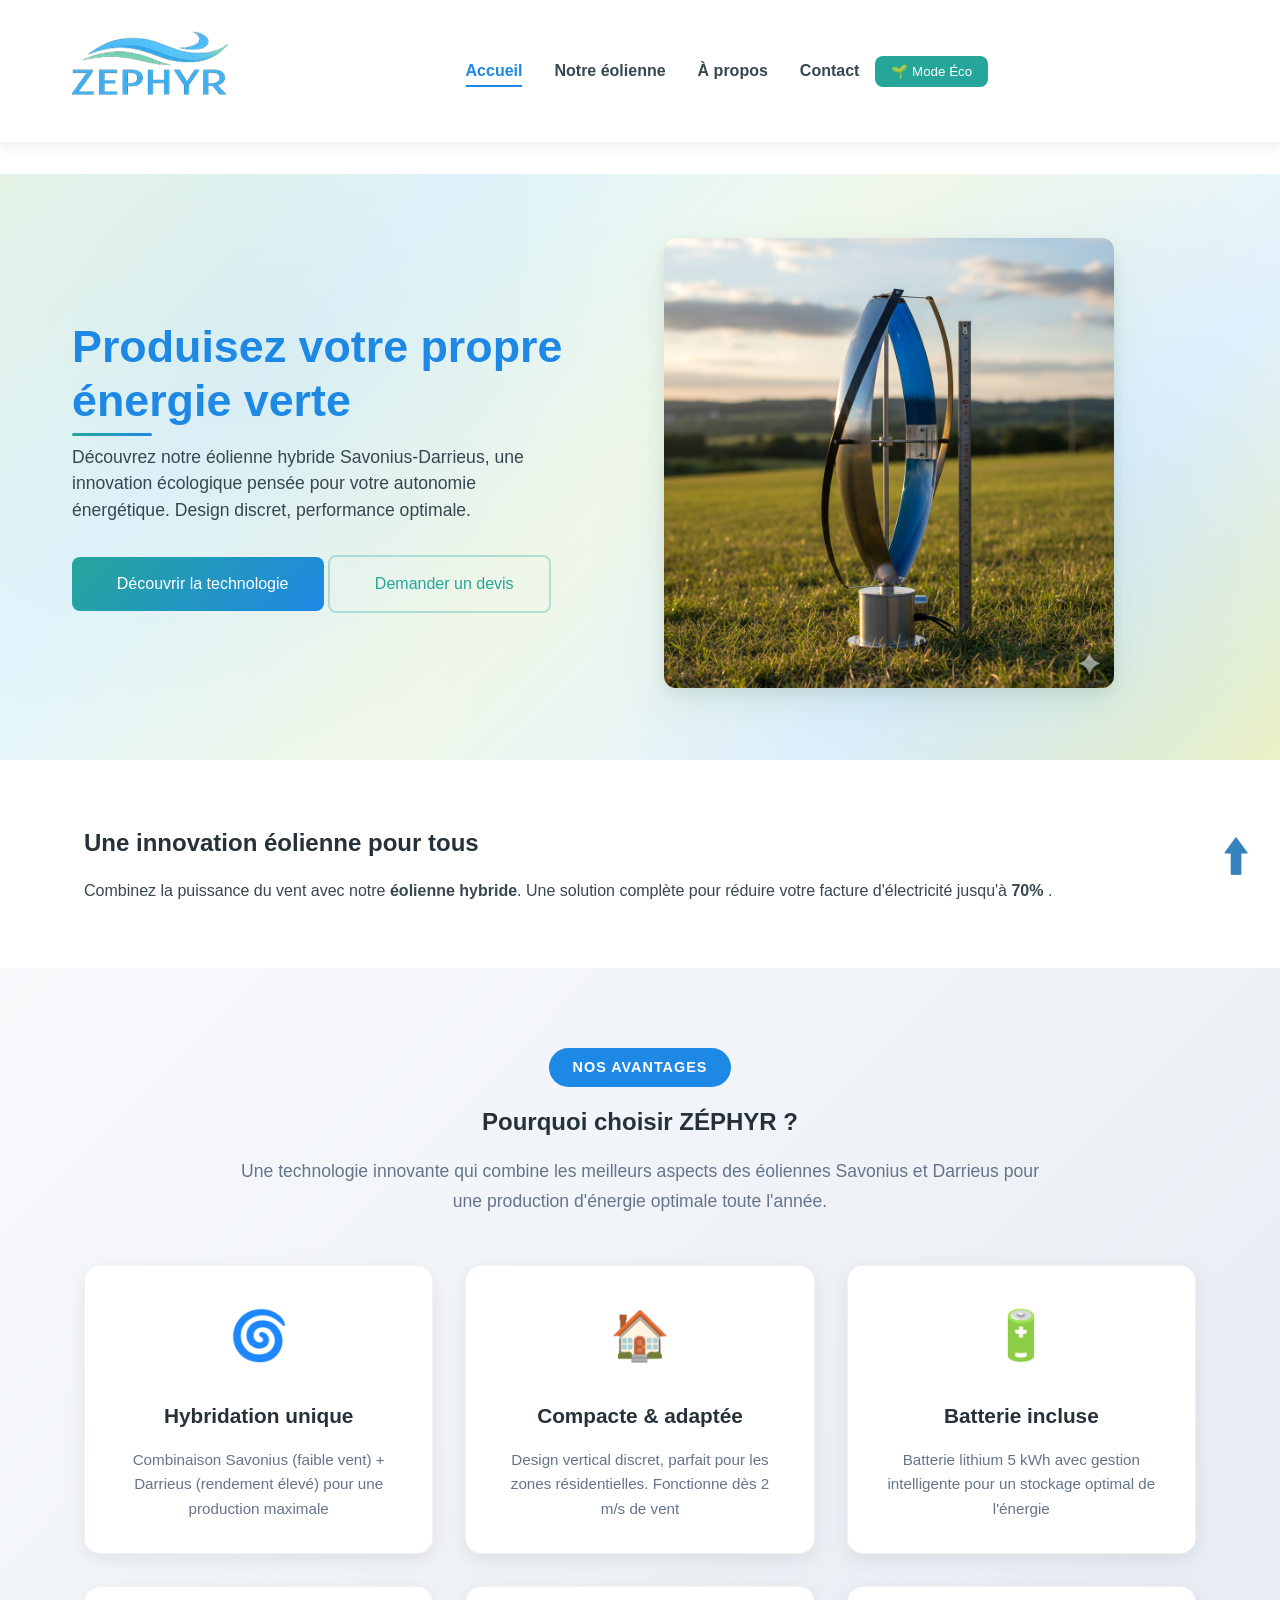
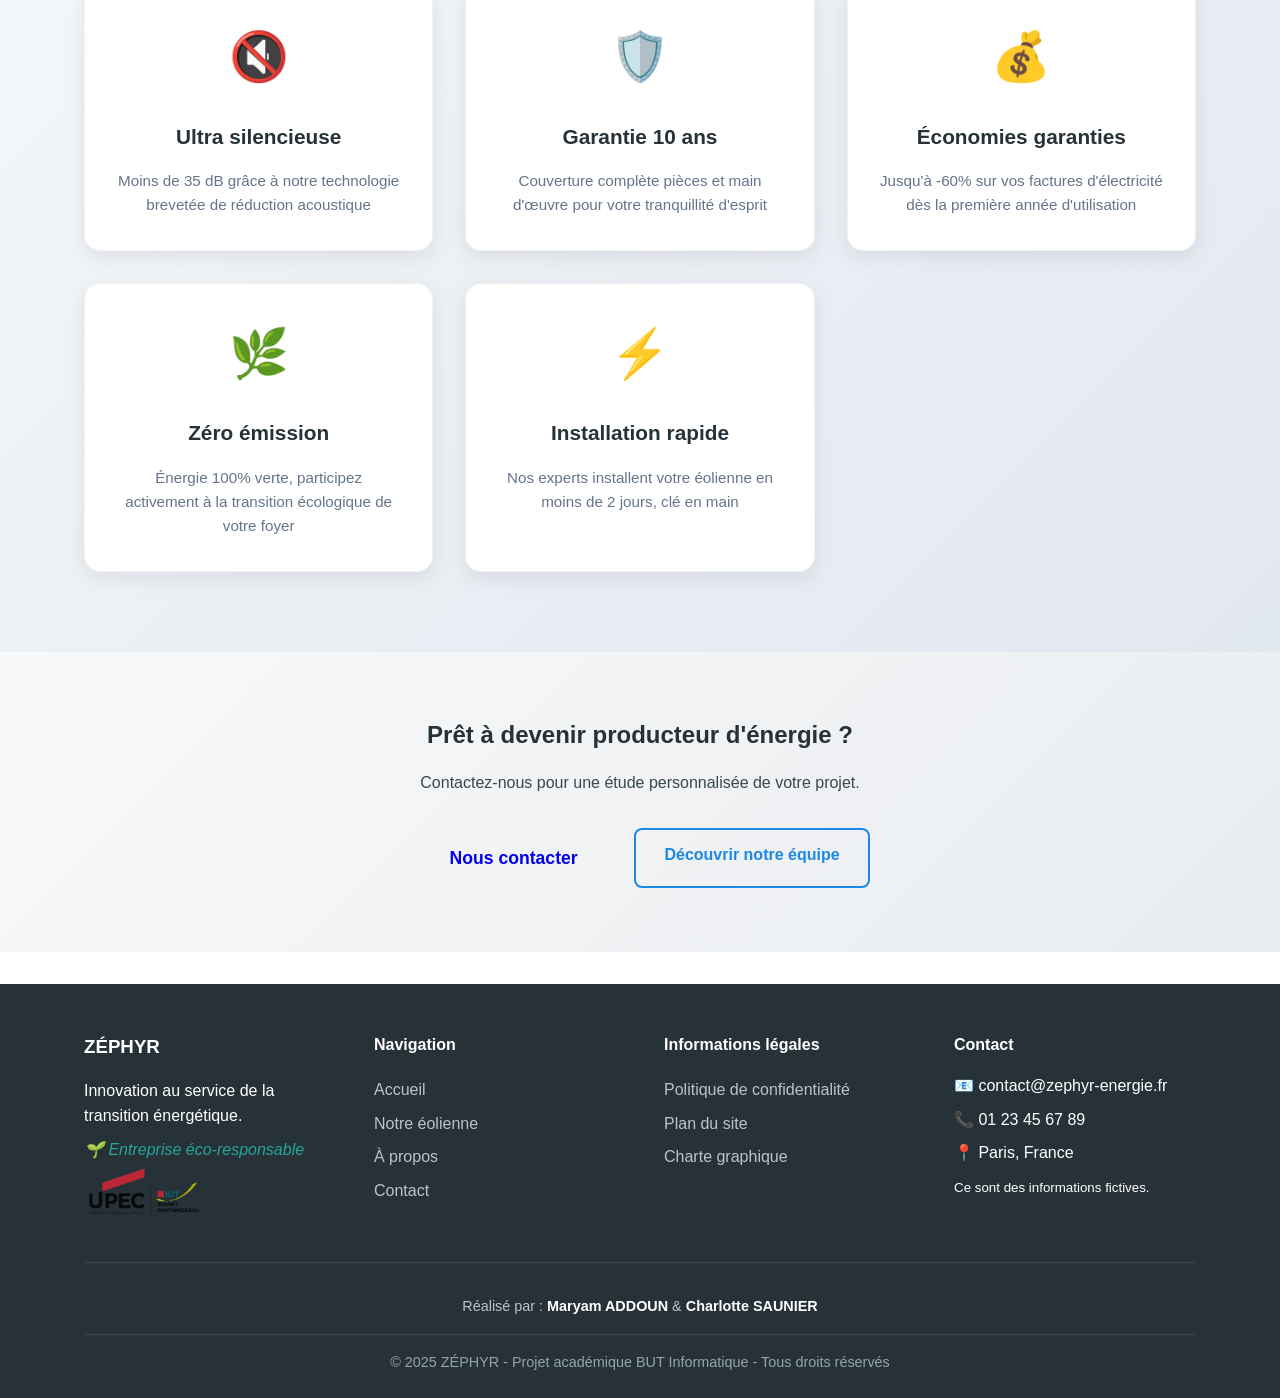
<file: index.html>
<!DOCTYPE html>
<html lang="fr">
<head>
    <meta charset="UTF-8">
    <meta name="viewport" content="width=device-width, initial-scale=1.0">
    <title>ZÉPHYR - Éoliennes hybrides pour particuliers</title>

<meta name="description" content="ZÉPHYR conçoit des éoliennes hybrides innovantes et écologiques adaptées aux toits des particuliers.">


    <link rel="stylesheet" href="css/style.css">
    <link rel="stylesheet" href="css/index.css">
    <link rel="icon" href="img/favicon.ico">
</head>
<body>

<!-- En-tête du site : contient le logo de l'entreprise ZÉPHYR, le menu de navigation principal avec gestion responsive via menu burger, et un bouton pour activer le mode éco-responsable -->
    <header>
        <div class="container">
           <a href="index.html" class="logo">
    <img src="img/zephyr.png" alt="Logo ZÉPHYR - L'énergie du vent réinventée" class="logo-img">
</a>

       <nav aria-label="Navigation principale">
        <button class="menu-toggle" aria-label="Ouvrir le menu" aria-expanded="false">
        <span class="hamburger"></span>
    </button>
    <ul class="nav-menu">
        <li><a href="index.html" aria-current="page">Accueil</a></li>
        <li><a href="product.html">Notre éolienne</a></li>
        <li><a href="about.html">À propos</a></li>
        <li><a href="contact.html">Contact</a></li>
    </ul>

    <button id="eco-mode" class="eco-btn" aria-label="Activer le mode éco-responsable">
        🌱 Mode Éco
    </button>
      </nav>
      <div class="nav-overlay"></div>
     </div>
    </header>

    <!-- Contenu principal de la page d'accueil regroupant les sections héros, présentation, avantages et appel à l'action -->
    <main>  
        
<!-- Section héros : introduction visuelle avec titre accrocheur, description du produit éolien hybride et boutons d'action -->
<section id="hero" class="hero-section">

    <div class="hero-container">
        <!-- Colonne texte à gauche -->
        <div class="hero-text-column">
            <h1 class="hero-title">Produisez votre propre énergie verte</h1>
            
            <p class="hero-subtitle">
                Découvrez notre éolienne hybride Savonius-Darrieus, 
                une innovation écologique pensée pour votre autonomie énergétique.
                Design discret, performance optimale.
            </p>
            
            <div class="hero-actions">
                <a href="product.html" class="btn btn-primary">
                    <span class="btn-icon"></span>
                    Découvrir la technologie
                </a>
                <a href="contact.html" class="btn btn-secondary">
                    <span class="btn-icon"></span>
                    Demander un devis
                </a>
            </div>
        </div>
        
        <!-- Colonne image à droite -->
       <div class="hero-image-column">
    <div class="image-credit-wrapper">
        <img src="img/eolienne.png" alt="Éolienne hybride ZÉPHYR" class="eolienne-hero">
        <span class="image-credit">Image générée par Gemini</span>
    </div>
</div>

    </div>
</section>
        
<!-- Section présentation : brève description de l'innovation éolienne hybride et ses bénéfices économiques -->
        <section id="presentation" class="section">
            <div class="container">
                <h2>Une innovation éolienne pour tous</h2>
                <p>
                    Combinez la puissance du vent avec notre <strong>éolienne hybride</strong>.
                    Une solution complète pour réduire votre facture d'électricité jusqu'à <strong> 70% </strong>.
                </p>
            
            </div>
        </section>

<!-- Section avantages : grille de cartes présentant les huit avantages clés de l'éolienne ZÉPHYR -->
<section id="avantages" class="section avantages-section">
    <div class="container">
        <div class="section-header">
            <span class="section-badge">NOS AVANTAGES</span>
            <h2>Pourquoi choisir ZÉPHYR ?</h2>
            <p class="section-subtitle">
                Une technologie innovante qui combine les meilleurs aspects des éoliennes Savonius et Darrieus
                pour une production d'énergie optimale toute l'année.
            </p>
        </div>

        <div class="avantages-grid">
            <!-- Carte 1 -->
            <article class="avantage-card">
                <div class="avantage-icon">🌀</div>
                <h3>Hybridation unique</h3>
                <p>Combinaison Savonius (faible vent) + Darrieus (rendement élevé) pour une production maximale</p>
            </article>

            <!-- Carte 2 -->
            <article class="avantage-card">
                <div class="avantage-icon">🏠</div>
                <h3>Compacte & adaptée</h3>
                <p>Design vertical discret, parfait pour les zones résidentielles. Fonctionne dès 2 m/s de vent</p>
            </article>

            <!-- Carte 3 -->
            <article class="avantage-card">
                <div class="avantage-icon">🔋</div>
                <h3>Batterie incluse</h3>
                <p>Batterie lithium 5 kWh avec gestion intelligente pour un stockage optimal de l'énergie</p>
            </article>

            <!-- Carte 4 -->
            <article class="avantage-card">
                <div class="avantage-icon">🔇</div>
                <h3>Ultra silencieuse</h3>
                <p>Moins de 35 dB grâce à notre technologie brevetée de réduction acoustique</p>
            </article>

            <!-- Carte 5 -->
            <article class="avantage-card">
                <div class="avantage-icon">🛡️</div>
                <h3>Garantie 10 ans</h3>
                <p>Couverture complète pièces et main d'œuvre pour votre tranquillité d'esprit</p>
            </article>

            <!-- Carte 6 -->
            <article class="avantage-card">
                <div class="avantage-icon">💰</div>
                <h3>Économies garanties</h3>
                <p>Jusqu'à -60% sur vos factures d'électricité dès la première année d'utilisation</p>
            </article>

            <!-- Carte 7 -->
            <article class="avantage-card">
                <div class="avantage-icon">🌿</div>
                <h3>Zéro émission</h3>
                <p>Énergie 100% verte, participez activement à la transition écologique de votre foyer</p>
            </article>

            <!-- Carte 8 -->
            <article class="avantage-card">
                <div class="avantage-icon">⚡</div>
                <h3>Installation rapide</h3>
                <p>Nos experts installent votre éolienne en moins de 2 jours, clé en main</p>
            </article>
        </div>
    </div>
</section>

<!-- Section appel à l'action : encourage l'utilisateur à contacter l'entreprise pour une étude personnalisée -->
        <section id="cta" class="section cta-section">
            <div class="container">
                <h2>Prêt à devenir producteur d'énergie ?</h2>
                <p>
                    Contactez-nous pour une étude personnalisée de votre projet.
                </p>
                <div class="cta-buttons">
                    <a href="contact.html" class="btn btn-large">Nous contacter</a>
                    <a href="about.html" class="btn btn-outline">Découvrir notre équipe</a>
                </div>
            </div>
        </section>
    </main>


<!-- Pied de page : informations de contact, navigation secondaire, mentions légales et crédits -->
<footer>
    <div class="container">
        <div class="footer-grid">
            <div class="footer-col">
                <h3>ZÉPHYR</h3>
                <p>Innovation au service de la transition énergétique.</p>
                <p class="eco-badge">🌱 Entreprise éco-responsable</p>
                
                <!-- Logo IUT -->
                <div class="iut-logo">
                    <img src="img/logo.png" alt="Logo IUT" class="iut-logo-img">
                </div>
            </div>
            
            <div class="footer-col">
                <h4>Navigation</h4>
                <ul>
                    <li><a href="index.html">Accueil</a></li>
                    <li><a href="product.html">Notre éolienne</a></li>
                    <li><a href="about.html">À propos</a></li>
                    <li><a href="contact.html">Contact</a></li>
                </ul>
            </div>
            
            <div class="footer-col">
                <h4>Informations légales</h4>
                <ul>
                    
                    <li><a href="confidentialite.html">Politique de confidentialité</a></li>
                    <li><a href="plansite.html">Plan du site</a></li>
                    <li><a href="charte-graphique.html">Charte graphique</a></li>
                </ul>
            </div>
            
            <div class="footer-col">
                <h4>Contact</h4>
                <address>
                    <p>📧 contact@zephyr-energie.fr</p>
                    <p>📞 01 23 45 67 89</p>
                    <p>📍 Paris, France</p>
                    <p><small>Ce sont des informations fictives.</small></p>
                </address>
            </div>
        </div>
        
        <!-- Signatures et copyright -->
        <div class="footer-bottom">
            <div class="signatures">
                <p>Réalisé par : <strong>Maryam ADDOUN</strong> & <strong>Charlotte SAUNIER</strong></p>
            </div>
            <p>&copy; 2025 ZÉPHYR - Projet académique BUT Informatique - Tous droits réservés</p>
        </div>
    </div>
</footer>
    <!-- BOUTON HAUT DE PAGE -->
    <button id="back-to-top" aria-label="Retour en haut de la page">
        <img src="img/fleche.png" alt="Flèche vers le haut">
    </button>
<!-- Inclusion du script JavaScript principal pour gérer les interactions dynamiques : menu burger, mode éco et bouton retour en haut -->
<script src="js/script.js"></script>

</body>
</html>
</file>
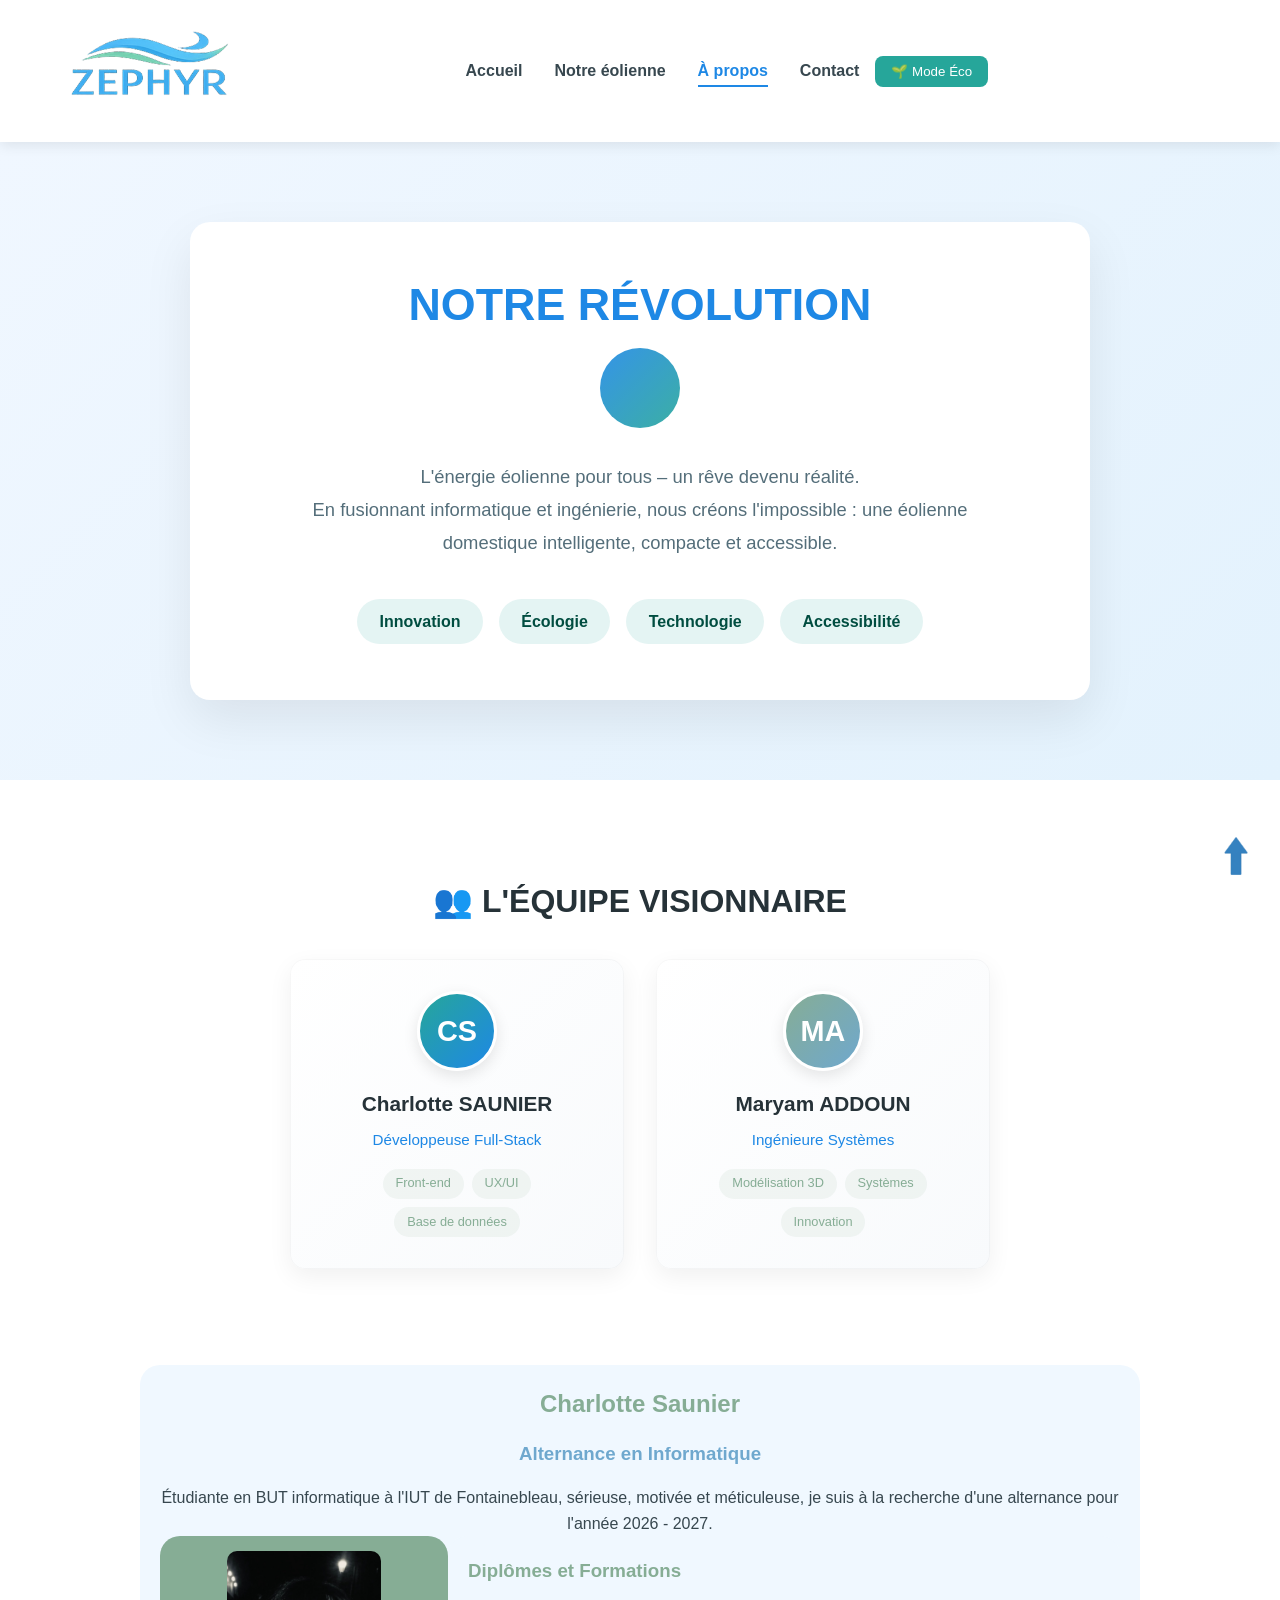
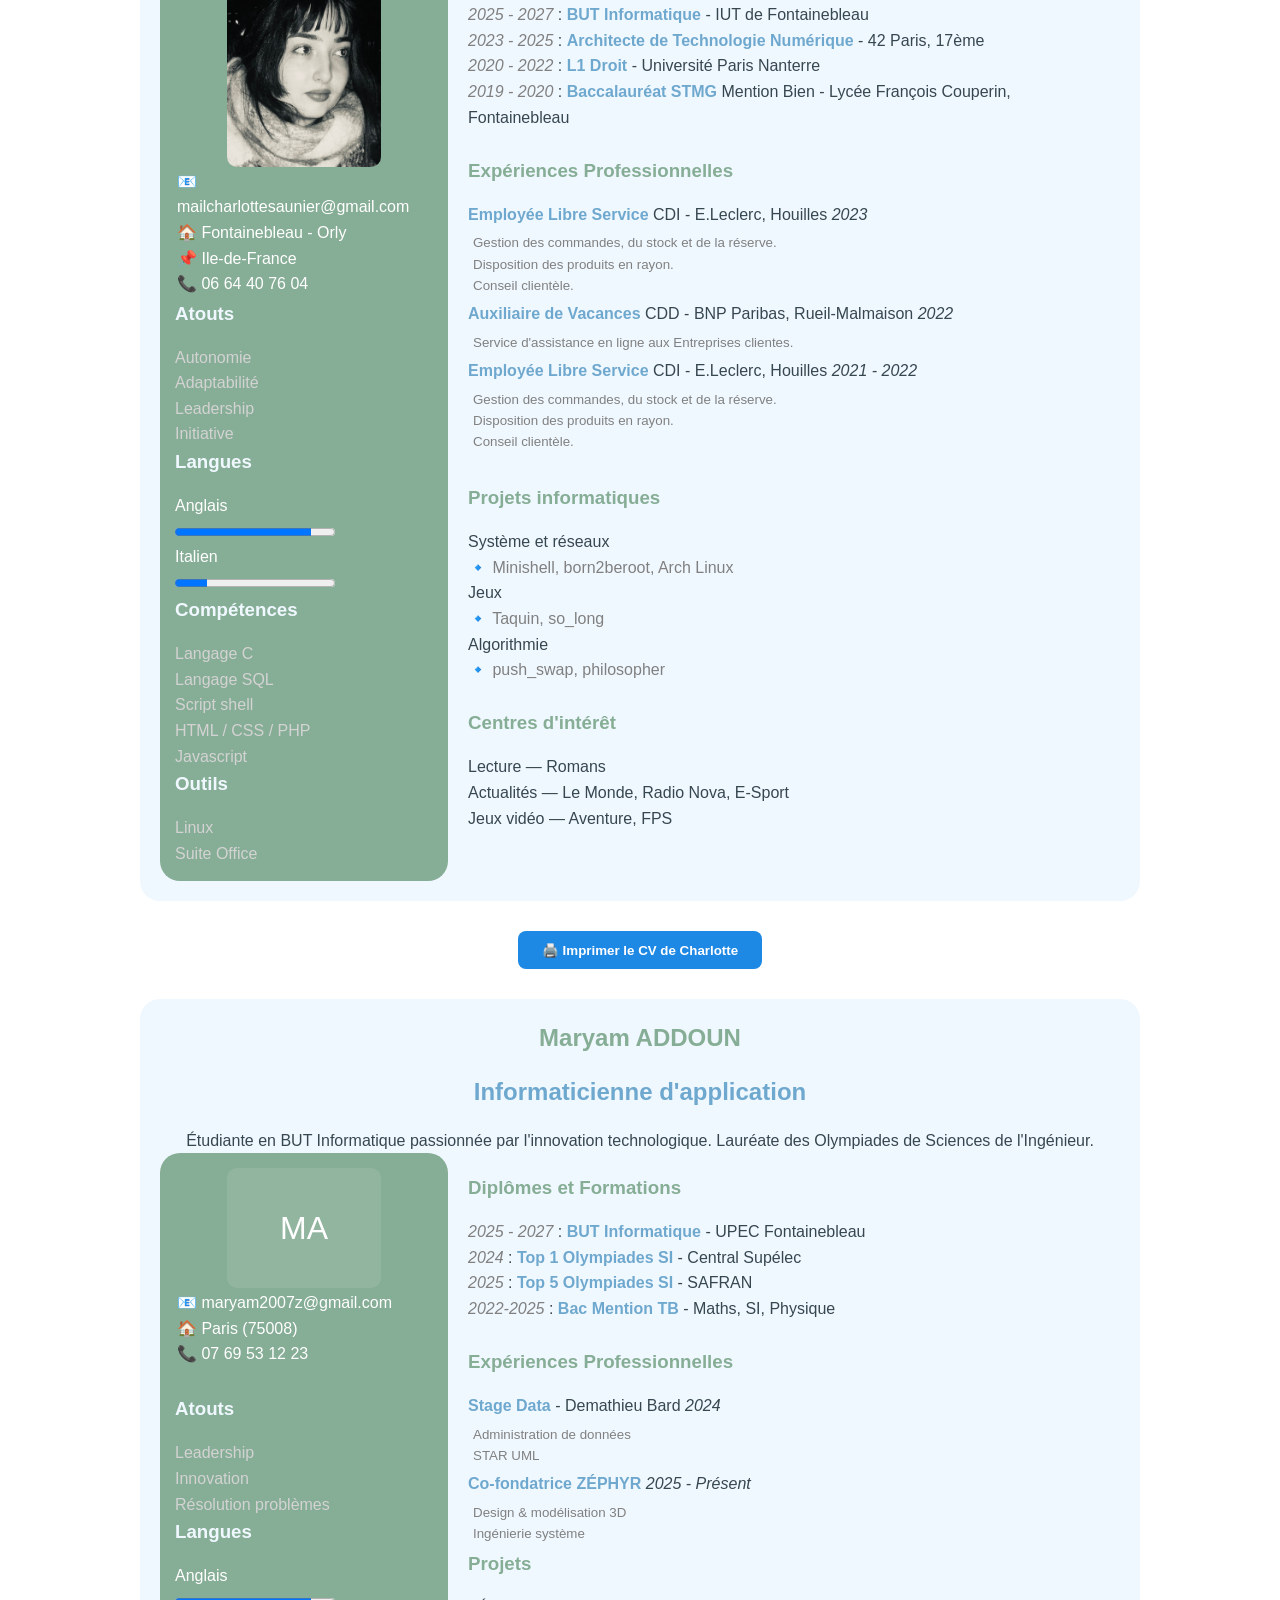
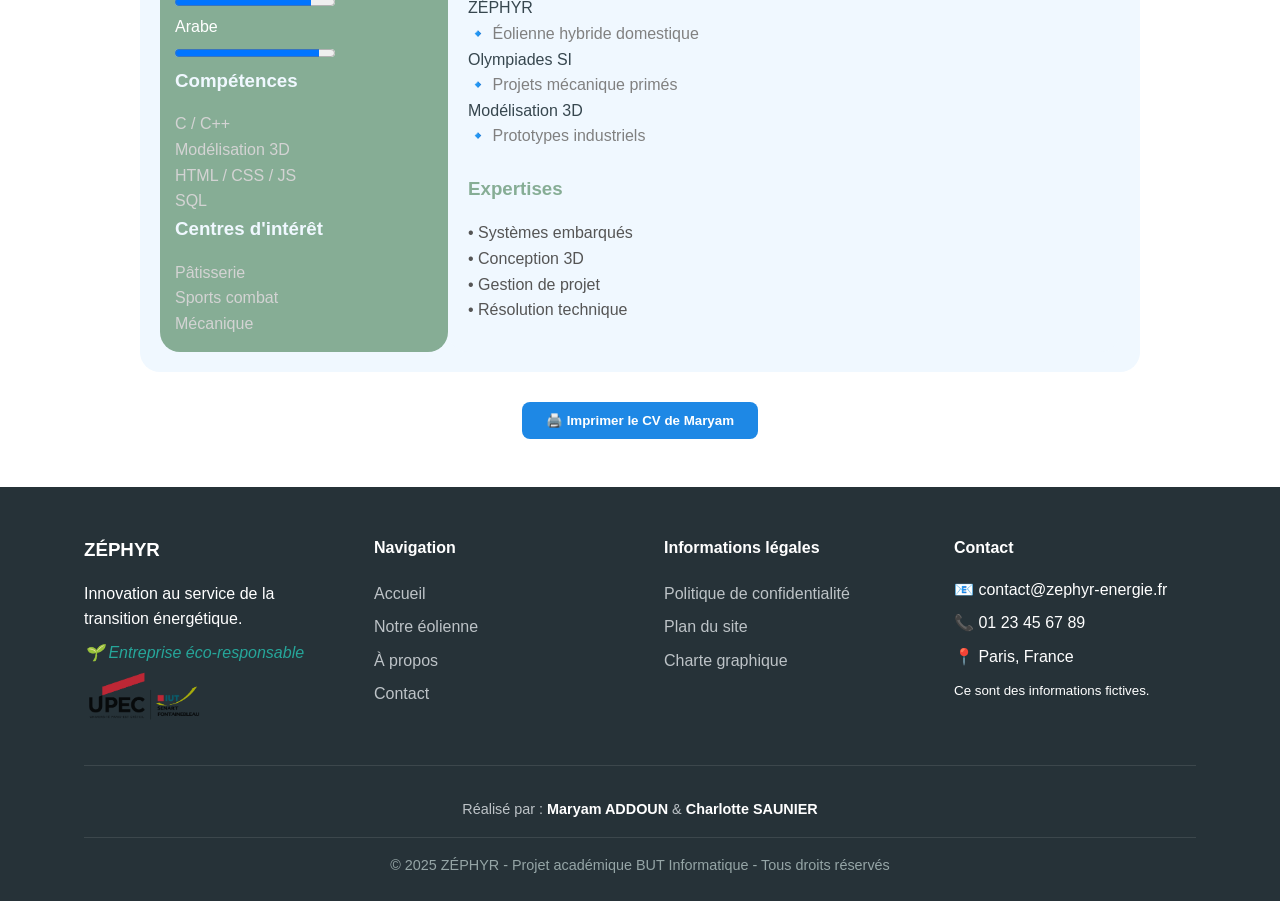
<file: about.html>
<!DOCTYPE html>
<html lang="fr">
<head>
    <meta charset="UTF-8">
    <meta name="viewport" content="width=device-width, initial-scale=1.0">
    <title>ZEPHYR - Qui sommes-nous ?</title>
<link rel="stylesheet" href="css/style.css">
<link rel="stylesheet" href="css/about.css">
    <link rel="icon" href="img/favicon.ico">
</head>
<body>
<!-- HEADER AVEC LOGO -->
    <header>
        <div class="container">
           <a href="index.html" class="logo">
    <img src="img/zephyr.png" alt="Logo ZÉPHYR - L'énergie du vent réinventée" class="logo-img">
	</a>

       <nav aria-label="Navigation principale">
		<button class="menu-toggle" aria-label="Ouvrir le menu" aria-expanded="false">
        <span class="hamburger"></span>
    </button>
    <ul class="nav-menu">
        <li><a href="index.html">Accueil</a></li>
        <li><a href="product.html">Notre éolienne</a></li>
        <li><a href="about.html" aria-current="page">À propos</a></li>
        <li><a href="contact.html">Contact</a></li>
    </ul>

    <button id="eco-mode" class="eco-btn" aria-label="Activer le mode éco-responsable">
        🌱 Mode Éco
    </button>
      </nav>
	  <div class="nav-overlay"></div>
     </div>
    </header>

    <!-- Storytelling futuriste et compact -->
<section id="storytelling" class="storytelling-section">
    <div class="container">
        <div class="storytelling-card">
            <h2> NOTRE RÉVOLUTION</h2>
            <div class="storytelling-content">
                <div class="energy-orb"></div>
                <p class="storytelling-text">
                    <span class="highlight">L'énergie éolienne pour tous</span> – un rêve devenu réalité.<br>
                    En fusionnant <span class="highlight">informatique et ingénierie</span>, nous créons l'impossible : 
                    une éolienne domestique <span class="highlight">intelligente, compacte et accessible</span>.
                </p>
                <div class="tech-grid">
                    <div class="tech-item"> Innovation</div>
                    <div class="tech-item"> Écologie</div>
                    <div class="tech-item"> Technologie</div>
                    <div class="tech-item"> Accessibilité</div>
                </div>
            </div>
        </div>
    </div>
</section>

<!-- Équipe futuriste et compacte -->
<section id="equipe" class="team-section">
    <div class="container">
        <h2>👥 L'ÉQUIPE VISIONNAIRE</h2>
        <div class="team-grid">
            <div class="team-card">
                <div class="team-avatar cs">CS</div>
                <h3>Charlotte SAUNIER</h3>
                <p class="team-role">Développeuse Full-Stack</p>
                <div class="team-skills">
                    <span>Front-end</span>
                    <span>UX/UI</span>
                    <span>Base de données</span>
                </div>
            </div>
            <div class="team-card">
                <div class="team-avatar ma">MA</div>
                <h3>Maryam ADDOUN</h3>
                <p class="team-role">Ingénieure Systèmes</p>
                <div class="team-skills">
                    <span>Modélisation 3D</span>
                    <span>Systèmes</span>
                    <span>Innovation</span>
                </div>
            </div>
        </div>
    </div>
</section>

    <section id="cvs">
    <!-- CV Charlotte -->
    <div id="cv-charlotte" style="max-width:1000px;padding: 20px; margin: 30px auto; background-color: aliceblue; border-radius:20px;">
        <div style="text-align: center;">
            <h2 style="color:#86ad95;">Charlotte Saunier</h2>
            <h3 style="color:#6fa8ce">Alternance en Informatique</h3>
            <p>Étudiante en BUT informatique à l'IUT de Fontainebleau, sérieuse, motivée et méticuleuse, je suis à la recherche d'une alternance pour l'année 2026 - 2027.</p>
        </div>
        
        <div style="display:flex; width:100%;">
            <!-- COLONNE GAUCHE 30% -->
            <div style="width:30%; padding:15px; background-color:#86ad95; border-radius:20px;">
                <img src="img/bar22.png" alt="Photo de Charlotte" style="width:60%; border-radius:10px; display:block; margin:0 auto;">
                <p style="color:white; padding: 2px;">
                    📧 mailcharlottesaunier@gmail.com<br>
                    🏠 Fontainebleau - Orly<br>
                    📌 Ile-de-France<br>
                    📞 06 64 40 76 04
                </p>

                <h3 style="color:aliceblue;">Atouts</h3>
                <ul style="list-style: none; padding: 0; color:lightgrey;">
                    <li>Autonomie</li>
                    <li>Adaptabilité</li>
                    <li>Leadership</li>
                    <li>Initiative</li>
                </ul>

                <h3 style="color:aliceblue;">Langues</h3>
                <p style="color:white;">Anglais</p>
                <progress value="85" max="100"></progress>
                <p style="color:white;">Italien</p>
                <progress value="20" max="100"></progress>

                <h3 style="color:aliceblue;">Compétences</h3>
                <ul style="list-style: none; padding: 0; color:lightgrey;">
                    <li>Langage C</li>
                    <li>Langage SQL</li>
                    <li>Script shell</li>
                    <li>HTML / CSS / PHP</li>
                    <li>Javascript</li>
                </ul>

                <h3 style="color:aliceblue;">Outils</h3>
                <ul style="list-style: none; padding: 0; color:lightgrey;">
                    <li>Linux</li>
                    <li>Suite Office</li>
                </ul>
            </div>
            
            <!-- COLONNE DROITE 70% -->
            <div style="width:70%; padding:20px; background-color: aliceblue; border-radius:20px;">
                <h3 style="color:#86ad95">Diplômes et Formations</h3>
                <ul style="list-style: none; padding: 0;">
                    <li><i><span style="color:grey">2025 - 2027</span></i> : <strong><span style="color:#6fa8ce">BUT Informatique</span></strong> - IUT de Fontainebleau</li>
                    <li><i><span style="color:grey">2023 - 2025</span></i> : <strong><span style="color:#6fa8ce">Architecte de Technologie Numérique</span></strong> - 42 Paris, 17ème</li>
                    <li><i><span style="color:grey">2020 - 2022</span></i> : <strong><span style="color:#6fa8ce">L1 Droit</span></strong> - Université Paris Nanterre</li>
                    <li><i><span style="color:grey">2019 - 2020</span></i> : <strong><span style="color:#6fa8ce">Baccalauréat STMG</span></strong> Mention Bien - Lycée François Couperin, Fontainebleau</li>
                </ul><br>

                <h3 style="color:#86ad95">Expériences Professionnelles</h3>
                <ul style="list-style: none; padding: 0;">
                    <li><strong><span style="color:#6fa8ce">Employée Libre Service</span></strong> CDI - E.Leclerc, Houilles <i>2023</i>
                    	<ul style="list-style: none; padding: 5px; color: grey; font-size:smaller;">
                        	<li>Gestion des commandes, du stock et de la réserve.</li>
                        	<li>Disposition des produits en rayon.</li>
                        	<li>Conseil clientèle.</li>
                    	</ul>
					</li>
                    <li><strong><span style="color:#6fa8ce">Auxiliaire de Vacances</span></strong> CDD - BNP Paribas, Rueil-Malmaison <i>2022</i>
                    	<ul style="list-style: none; padding: 5px; color: grey; font-size:smaller;">
                        	<li>Service d'assistance en ligne aux Entreprises clientes.</li>
                    	</ul>
					</li>
                    <li><strong><span style="color:#6fa8ce">Employée Libre Service</span></strong> CDI - E.Leclerc, Houilles <i>2021 - 2022</i>
                    	<ul style="list-style: none; padding: 5px; color: grey; font-size:smaller;">
                        	<li>Gestion des commandes, du stock et de la réserve.</li>
                        	<li>Disposition des produits en rayon.</li>
                        	<li>Conseil clientèle.</li>
                   		</ul>
					</li>
                </ul><br>

                <h3 style="color:#86ad95">Projets informatiques</h3>
                <ul style="list-style: none; padding: 0;">
                    <li>Système et réseaux<br> 🔹 <span style="color: grey;">Minishell, born2beroot, Arch Linux</span></li>
                    <li>Jeux<br> 🔹 <span style="color: grey;">Taquin, so_long</span></li>
                    <li>Algorithmie<br> 🔹 <span style="color: grey;">push_swap, philosopher</span></li>
                </ul><br>

                <h3 style="color:#86ad95">Centres d'intérêt</h3>
                <ul style="list-style: none; padding: 0;">
                    <li>Lecture — Romans</li>
                    <li>Actualités — Le Monde, Radio Nova, E-Sport</li>
                    <li>Jeux vidéo — Aventure, FPS</li>
                </ul>
            </div>
        </div>
    </div>
    
    <!-- Bouton pour Charlotte -->
    <div style="text-align: center; margin: 1rem 0;">
        <button class="print-cv-btn" data-cv="cv-charlotte">🖨️ Imprimer le CV de Charlotte</button>
    </div>
    
    <!-- CV Maryam -->
    <div id="cv-maryam" style="max-width:1000px;padding: 20px; margin: 30px auto; background-color: aliceblue; border-radius:20px;">
        <div style="text-align: center;">
            <h1 style="color:#86ad95;">Maryam ADDOUN</h1>
            <h2 style="color:#6fa8ce">Informaticienne d'application</h2>
            <p>Étudiante en BUT Informatique passionnée par l'innovation technologique. Lauréate des Olympiades de Sciences de l'Ingénieur.</p>
        </div>
        
        <div style="display:flex; width:100%;">
            <!-- COLONNE GAUCHE 30% -->
            <div style="width:30%; padding:15px; background-color:#86ad95; border-radius:20px;">
                <div style="width:60%; height: 120px; margin:0 auto; background-color: rgba(255,255,255,0.1); border-radius:10px; display:flex; align-items:center; justify-content:center; color: white; font-size: 2rem;">
                    MA
                </div>
                <p style="color:white; padding: 2px;">
                    📧 maryam2007z@gmail.com<br>
                    🏠 Paris (75008)<br>
                    📞 07 69 53 12 23
                </p><br>

                <h3 style="color:aliceblue;">Atouts</h3>
                <ul style="list-style: none; padding: 0; color:lightgrey;">
                    <li>Leadership</li>
                    <li>Innovation</li>
                    <li>Résolution problèmes</li>
                </ul>

                <h3 style="color:aliceblue;">Langues</h3>
                <p style="color:white;">Anglais</p>
                <progress value="85" max="100"></progress>
                <p style="color:white;">Arabe</p>
                <progress value="90" max="100"></progress>

                <h3 style="color:aliceblue;">Compétences</h3>
                <ul style="list-style: none; padding: 0; color:lightgrey;">
                    <li>C / C++</li>
                    <li>Modélisation 3D</li>
                    <li>HTML / CSS / JS</li>
                    <li>SQL</li>
                </ul>

                <h3 style="color:aliceblue;">Centres d'intérêt</h3>
                <ul style="list-style: none; padding: 0; color:lightgrey;">
                    <li>Pâtisserie</li>
                    <li>Sports combat</li>
                    <li>Mécanique</li>
                </ul>
            </div>
            
            <!-- COLONNE DROITE 70% -->
            <div style="width:70%; padding:20px; background-color: aliceblue; border-radius:20px;">
                <h3 style="color:#86ad95">Diplômes et Formations</h3>
                <ul style="list-style: none; padding: 0;">
                    <li><i><span style="color:grey">2025 - 2027</span></i> : <strong><span style="color:#6fa8ce">BUT Informatique</span></strong> - UPEC Fontainebleau</li>
                    <li><i><span style="color:grey">2024</span></i> : <strong><span style="color:#6fa8ce">Top 1 Olympiades SI</span></strong> - Central Supélec</li>
                    <li><i><span style="color:grey">2025</span></i> : <strong><span style="color:#6fa8ce">Top 5 Olympiades SI</span></strong> - SAFRAN</li>
                    <li><i><span style="color:grey">2022-2025</span></i> : <strong><span style="color:#6fa8ce">Bac Mention TB</span></strong> - Maths, SI, Physique</li>
                </ul><br>

                <h3 style="color:#86ad95">Expériences Professionnelles</h3>
                <ul style="list-style: none; padding: 0;">
                    <li><strong><span style="color:#6fa8ce">Stage Data</span></strong> - Demathieu Bard <i>2024</i>
                    	<ul style="list-style: none; padding: 5px; color: grey; font-size:smaller;">
                        	<li>Administration de données</li>
                        	<li>STAR UML</li>
                    	</ul>
					</li>
                    <li><strong><span style="color:#6fa8ce">Co-fondatrice ZÉPHYR</span></strong> <i>2025 - Présent</i>
                    	<ul style="list-style: none; padding: 5px; color: grey; font-size:smaller;">
                        	<li>Design & modélisation 3D</li>
                        	<li>Ingénierie système</li>
                    	</ul>
					</li>
                </ul>

                <h3 style="color:#86ad95">Projets</h3>
                <ul style="list-style: none; padding: 0;">
                    <li>ZÉPHYR<br> 🔹 <span style="color: grey;">Éolienne hybride domestique</span></li>
                    <li>Olympiades SI<br> 🔹 <span style="color: grey;">Projets mécanique primés</span></li>
                    <li>Modélisation 3D<br> 🔹 <span style="color: grey;">Prototypes industriels</span></li>
                </ul><br>

                <h3 style="color:#86ad95">Expertises</h3>
                <ul style="list-style: none; padding: 0; color: #555;">
                    <li>• Systèmes embarqués</li>
                    <li>• Conception 3D</li>
                    <li>• Gestion de projet</li>
                    <li>• Résolution technique</li>
                </ul>
            </div>
        </div>
    </div>
    
    <!-- Bouton pour Maryam -->
    <div style="text-align: center; margin: 1rem 0;">
        <button class="print-cv-btn" data-cv="cv-maryam">🖨️ Imprimer le CV de Maryam</button>
    </div>
</section>

<!-- Pied de page : informations de contact, navigation secondaire, mentions légales et crédits -->
<footer>
    <div class="container">
        <div class="footer-grid">
            <div class="footer-col">
                <h3>ZÉPHYR</h3>
                <p>Innovation au service de la transition énergétique.</p>
                <p class="eco-badge">🌱 Entreprise éco-responsable</p>
                
                <!-- Logo IUT -->
                <div class="iut-logo">
                    <img src="img/logo.png" alt="Logo IUT" class="iut-logo-img">
                </div>
            </div>
            
            <div class="footer-col">
                <h4>Navigation</h4>
                <ul>
                    <li><a href="index.html">Accueil</a></li>
                    <li><a href="product.html">Notre éolienne</a></li>
                    <li><a href="about.html">À propos</a></li>
                    <li><a href="contact.html">Contact</a></li>
                </ul>
            </div>
            
            <div class="footer-col">
                <h4>Informations légales</h4>
    <ul>
                    <li><a href="confidentialite.html">Politique de confidentialité</a></li>        
                    <li><a href="plansite.html">Plan du site</a></li>
                    <li><a href="charte-graphique.html">Charte graphique</a></li>
                </ul>
            </div>
            
            <div class="footer-col">
                <h4>Contact</h4>
                <address>
                    <p>📧 contact@zephyr-energie.fr</p>
                    <p>📞 01 23 45 67 89</p>
                    <p>📍 Paris, France</p>
                    <p><small>Ce sont des informations fictives.</small></p>
                </address>
            </div>
        </div>
        
        <!-- Signatures et copyright -->
        <div class="footer-bottom">
            <div class="signatures">
                <p>Réalisé par : <strong>Maryam ADDOUN</strong> & <strong>Charlotte SAUNIER</strong></p>
            </div>
            <p>&copy; 2025 ZÉPHYR - Projet académique BUT Informatique - Tous droits réservés</p>
        </div>
    </div>
</footer>
    <!-- BOUTON HAUT DE PAGE -->
    <img id="back-to-top" src="img/fleche.png" alt="Retour en haut">

    <script src="js/script.js"></script>
</body>
</html>
</file>
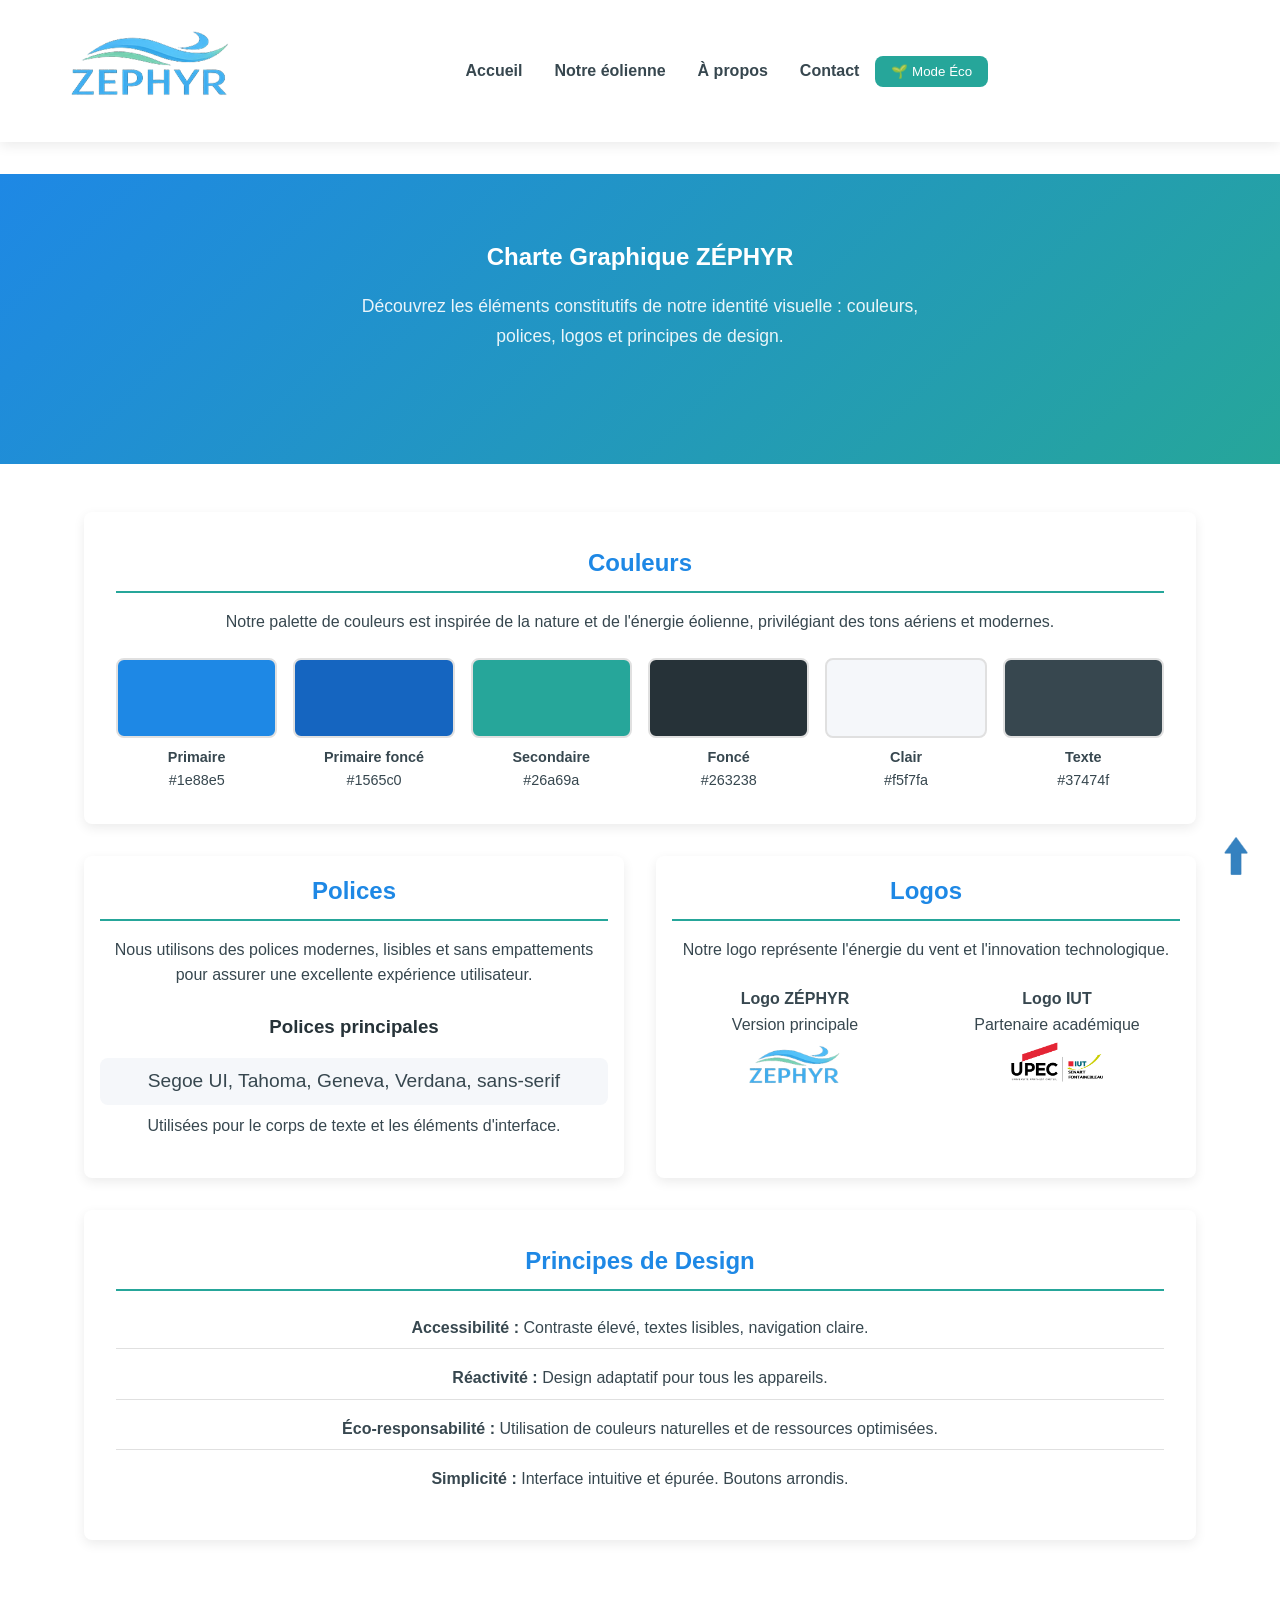
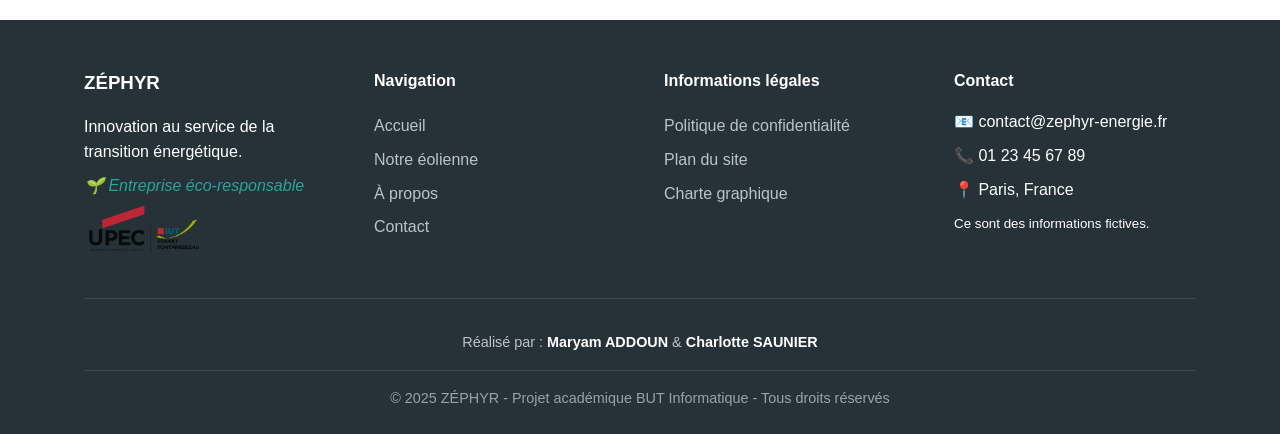
<file: charte-graphique.html>
<!DOCTYPE html>
<html lang="fr">
<head>
    <meta charset="UTF-8">
    <meta name="viewport" content="width=device-width, initial-scale=1.0">
    <title>Charte Graphique | ZÉPHYR - L'énergie du vent réinventée</title>
    <meta name="description" content="Découvrez la charte graphique de ZÉPHYR : couleurs, polices, logos et principes de design utilisés dans notre identité visuelle.">
    <link rel="stylesheet" href="css/style.css">
    <link rel="icon" href="img/favicon.ico">
</head>
<body>
<!-- HEADER -->
    <header>
        <div class="container">
           <a href="index.html" class="logo">
    <img src="img/zephyr.png" alt="Logo ZÉPHYR - L'énergie du vent réinventée" class="logo-img">
</a>

            <nav aria-label="Navigation principale">
                <button class="menu-toggle" aria-label="Ouvrir le menu" aria-expanded="false">
        <span class="hamburger"></span>
    </button>
                <ul class="nav-menu">
                    <li><a href="index.html">Accueil</a></li>
                    <li><a href="product.html">Notre éolienne</a></li>
                    <li><a href="about.html">À propos</a></li>
                    <li><a href="contact.html">Contact</a></li>
                </ul>

                <button id="eco-mode" class="eco-btn" aria-label="Activer le mode éco-responsable">
                    🌱 Mode Éco
                </button>
            </nav>
            <div class="nav-overlay"></div>
        </div>
    </header>

    <main>
        <section class="charte-hero section">
            <div class="container">
                <div class="section-header" style="text-align: center;">
                    <h1>Charte Graphique ZÉPHYR</h1>
                    <p class="section-subtitle">
                        Découvrez les éléments constitutifs de notre identité visuelle : couleurs, polices, logos et principes de design.
                    </p>
                </div>
            </div>
        </section>

        <section class="charte-content section bg-light">
            <div class="container">
                <div class="charte-grid">
                    <div class="charte-section large" style="text-align: center;">
                        <h2>Couleurs</h2>
                        <p>Notre palette de couleurs est inspirée de la nature et de l'énergie éolienne, privilégiant des tons aériens et modernes.</p>
                        <div class="colors-grid">
                            <div class="color-item">
                                <div class="color-sample" style="background-color: #1e88e5;"></div>
                                <div class="color-info">
                                    <strong>Primaire</strong><br>
                                    #1e88e5
                                </div>
                            </div>
                            <div class="color-item">
                                <div class="color-sample" style="background-color: #1565c0;"></div>
                                <div class="color-info">
                                    <strong>Primaire foncé</strong><br>
                                    #1565c0
                                </div>
                            </div>
                            <div class="color-item">
                                <div class="color-sample" style="background-color: #26a69a;"></div>
                                <div class="color-info">
                                    <strong>Secondaire</strong><br>
                                    #26a69a
                                </div>
                            </div>
                            <div class="color-item">
                                <div class="color-sample" style="background-color: #263238;"></div>
                                <div class="color-info">
                                    <strong>Foncé</strong><br>
                                    #263238
                                </div>
                            </div>
                            <div class="color-item">
                                <div class="color-sample" style="background-color: #f5f7fa;"></div>
                                <div class="color-info">
                                    <strong>Clair</strong><br>
                                    #f5f7fa
                                </div>
                            </div>
                            <div class="color-item">
                                <div class="color-sample" style="background-color: #37474f;"></div>
                                <div class="color-info">
                                    <strong>Texte</strong><br>
                                    #37474f
                                </div>
                            </div>
                        </div>
                    </div>

                    <div class="charte-section small" style="text-align: center;">
                        <h2>Polices</h2>
                        <p>Nous utilisons des polices modernes, lisibles et sans empattements pour assurer une excellente expérience utilisateur.</p>
                        <div class="fonts-info">
                            <div class="font-item">
                                <h3>Polices principales</h3>
                                <p class="font-example" style="font-family: 'Segoe UI', Tahoma, Geneva, Verdana, sans-serif;">Segoe UI, Tahoma, Geneva, Verdana, sans-serif</p>
                                <p>Utilisées pour le corps de texte et les éléments d'interface.</p>
                            </div>
                        </div>
                    </div>

                    <div class="charte-section small" style="text-align: center;">
                        <h2>Logos</h2>
                        <p>Notre logo représente l'énergie du vent et l'innovation technologique.</p>
                        <div class="logos-grid">
                            <div class="logo-item">
								<p><strong>Logo ZÉPHYR</strong><br>Version principale</p>
                                <img src="img/zephyr.png" alt="Logo ZÉPHYR" class="logo-display">
                            </div>
                            <div class="logo-item">
								<p><strong>Logo IUT</strong><br>Partenaire académique</p>
                                <img src="img/logo.png" alt="Logo IUT" class="logo-display">
                            </div>
                        </div>
                    </div>

                    <div class="charte-section large" style="text-align: center;">
                        <h2>Principes de Design</h2>
                        <ul>
                            <li><strong>Accessibilité :</strong> Contraste élevé, textes lisibles, navigation claire.</li>
                            <li><strong>Réactivité :</strong> Design adaptatif pour tous les appareils.</li>
                            <li><strong>Éco-responsabilité :</strong> Utilisation de couleurs naturelles et de ressources optimisées.</li>
                            <li><strong>Simplicité :</strong> Interface intuitive et épurée. Boutons arrondis.</li>
                        </ul>
                    </div>
                </div>
            </div>
        </section>
    </main>

<!-- Pied de page : informations de contact, navigation secondaire, mentions légales et crédits -->
<footer>
    <div class="container">
        <div class="footer-grid">
            <div class="footer-col">
                <h3>ZÉPHYR</h3>
                <p>Innovation au service de la transition énergétique.</p>
                <p class="eco-badge">🌱 Entreprise éco-responsable</p>
                
                <!-- Logo IUT -->
                <div class="iut-logo">
                    <img src="img/logo.png" alt="Logo IUT" class="iut-logo-img">
                </div>
            </div>
            
            <div class="footer-col">
                <h4>Navigation</h4>
                <ul>
                    <li><a href="index.html">Accueil</a></li>
                    <li><a href="product.html">Notre éolienne</a></li>
                    <li><a href="about.html">À propos</a></li>
                    <li><a href="contact.html">Contact</a></li>
                </ul>
            </div>
            
            <div class="footer-col">
                <h4>Informations légales</h4>
                <ul>
           
                    <li><a href="confidentialite.html">Politique de confidentialité</a></li>      
                    <li><a href="plansite.html">Plan du site</a></li>
                    <li><a href="charte-graphique.html">Charte graphique</a></li>
                </ul>
            </div>
            
            <div class="footer-col">
                <h4>Contact</h4>
                <address>
                    <p>📧 contact@zephyr-energie.fr</p>
                    <p>📞 01 23 45 67 89</p>
                    <p>📍 Paris, France</p>
                    <p><small>Ce sont des informations fictives.</small></p>
                </address>
            </div>
        </div>
        
        <!-- Signatures et copyright -->
        <div class="footer-bottom">
            <div class="signatures">
                <p>Réalisé par : <strong>Maryam ADDOUN</strong> & <strong>Charlotte SAUNIER</strong></p>
            </div>
            <p>&copy; 2025 ZÉPHYR - Projet académique BUT Informatique - Tous droits réservés</p>
        </div>
    </div>
</footer>

<!-- BOUTON HAUT DE PAGE -->
    <img id="back-to-top" src="img/fleche.png" alt="Retour en haut">
<imh src="img/fleche.png" alt="Fleche haut"></imh>
    <script src="js/script.js"></script>
</body>
</html>
</file>
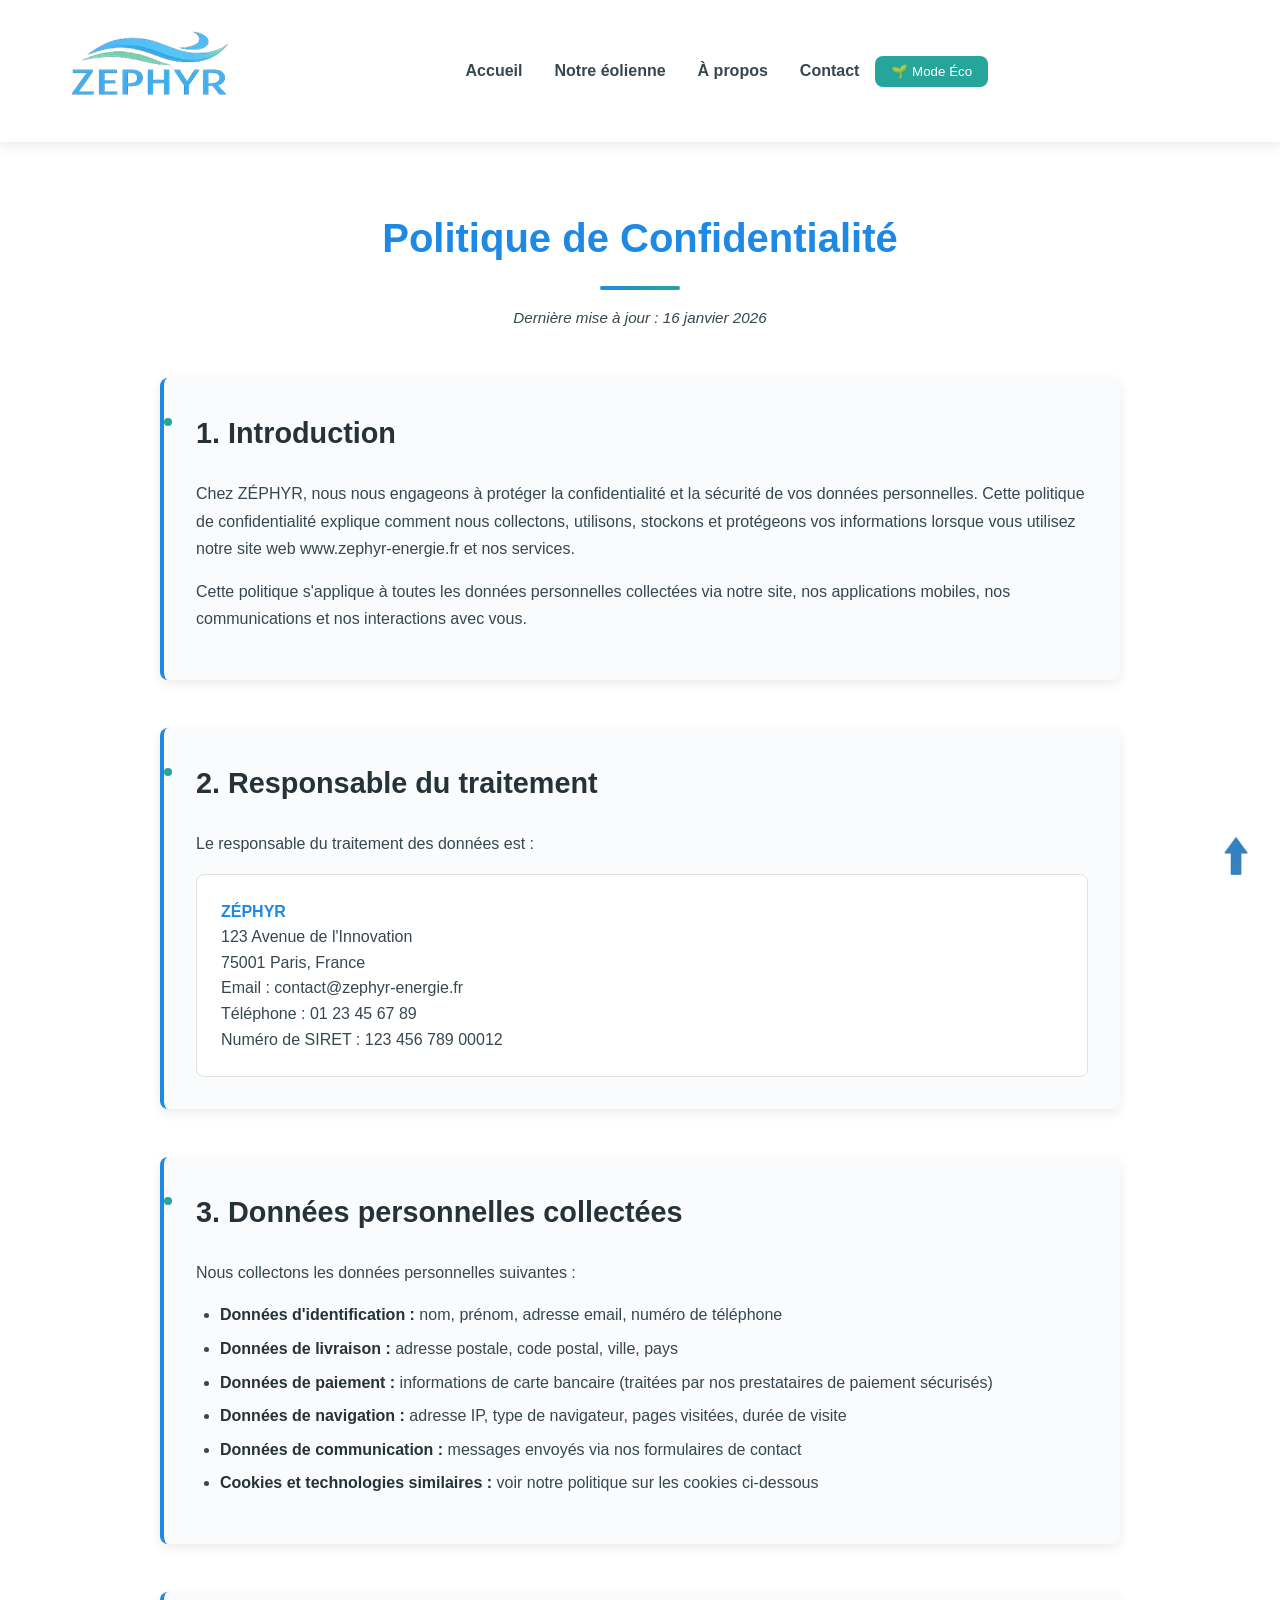
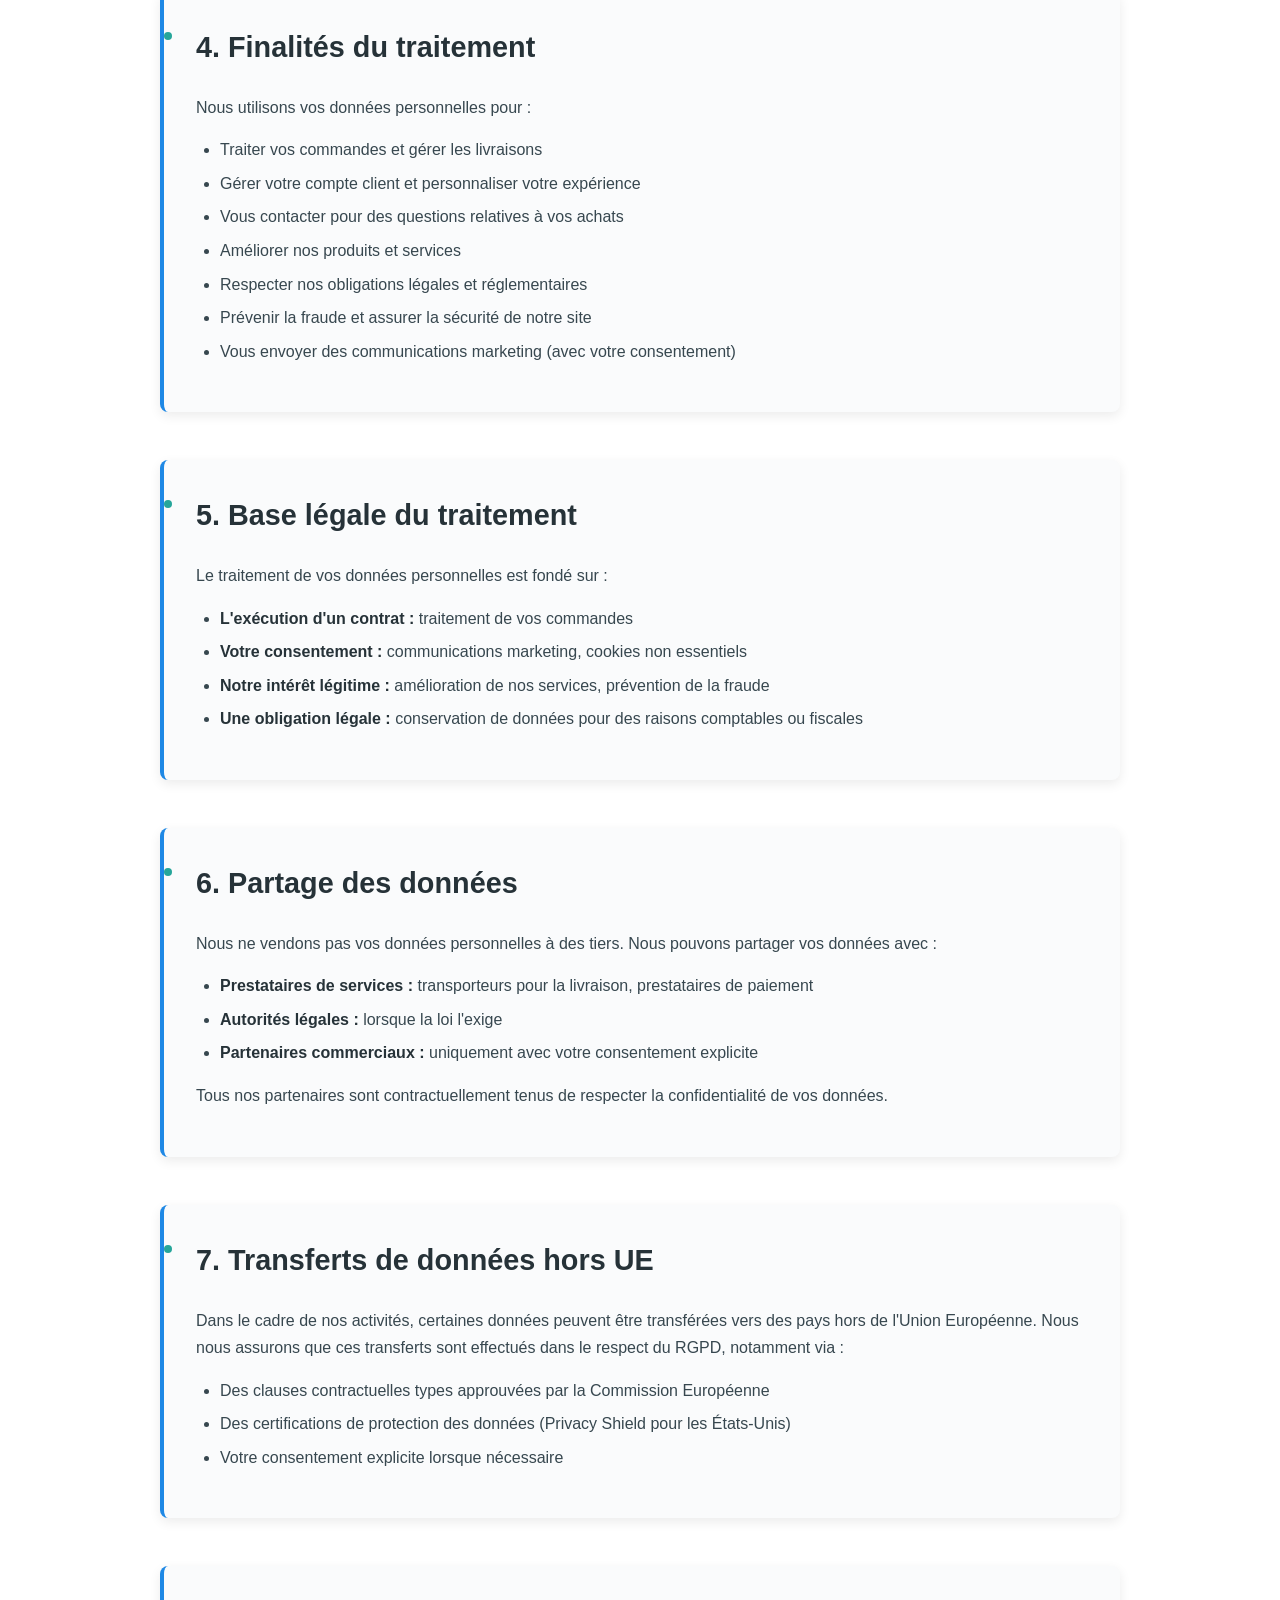
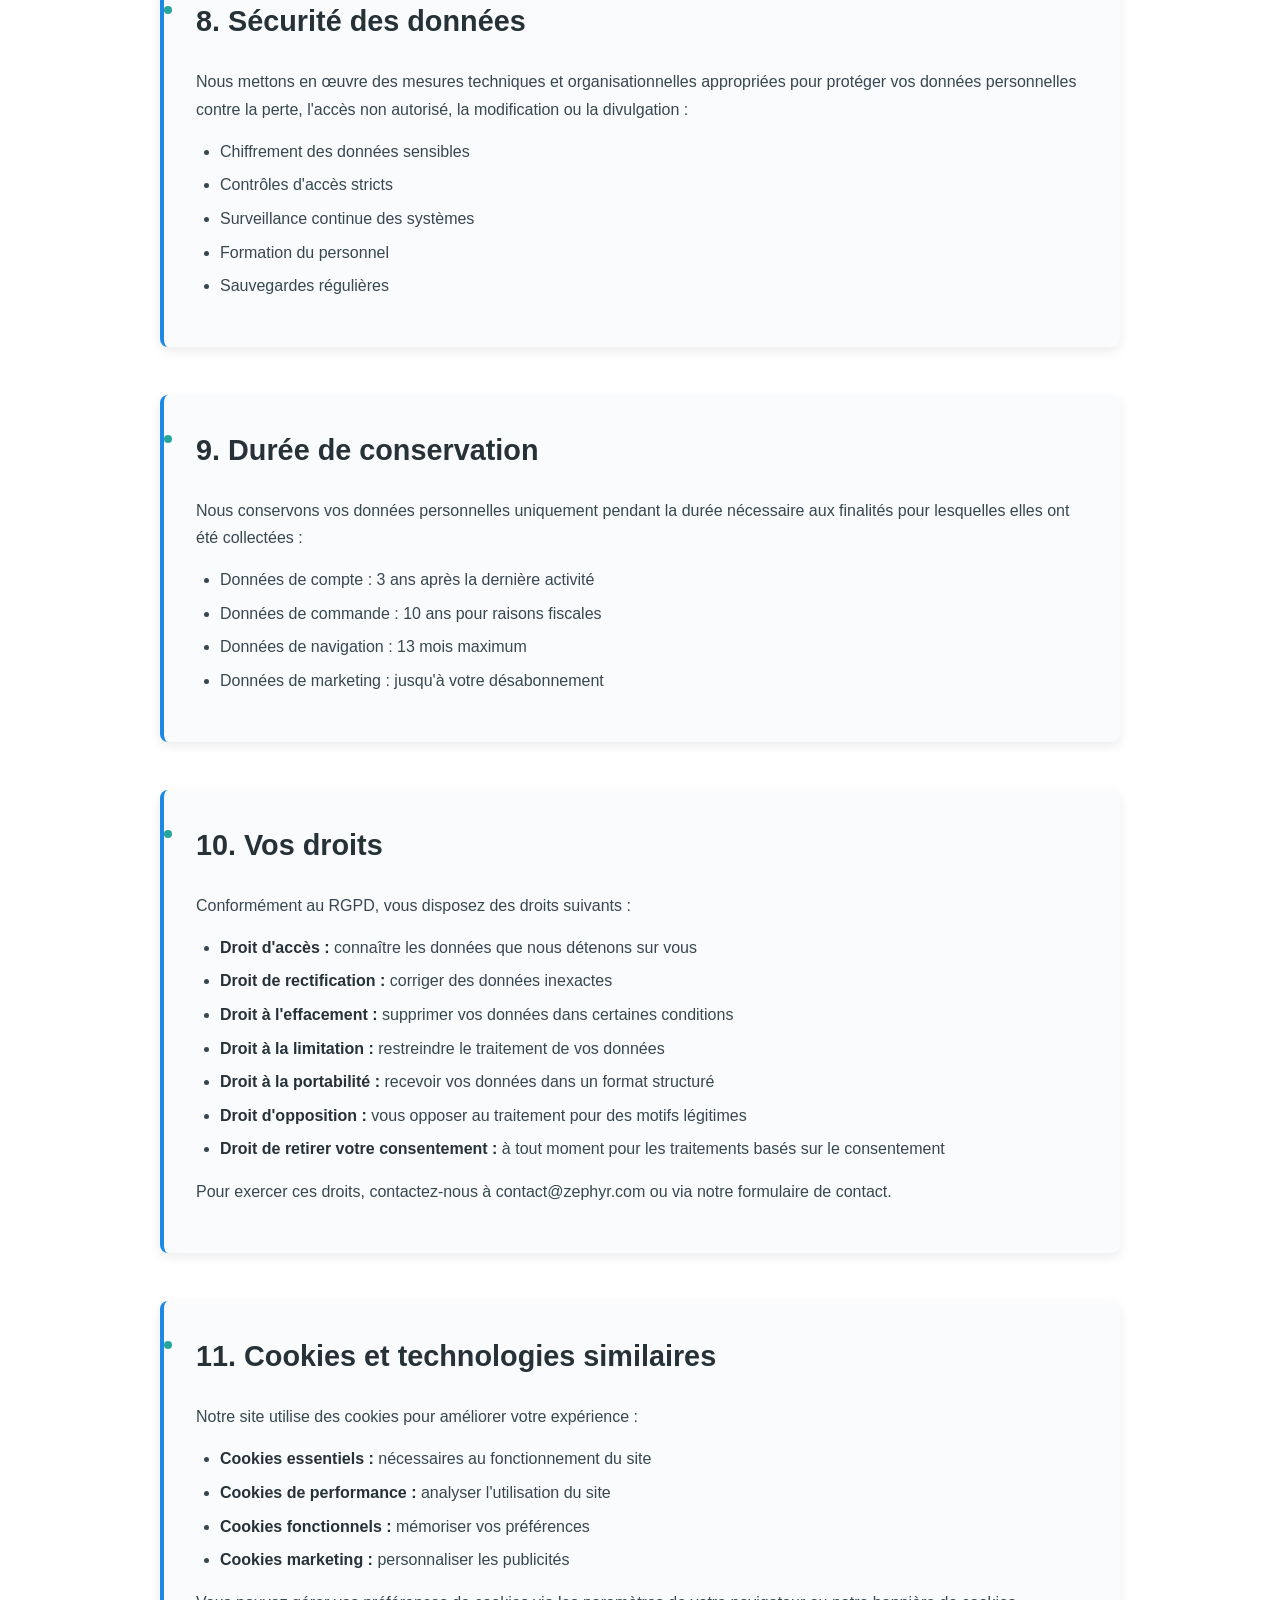
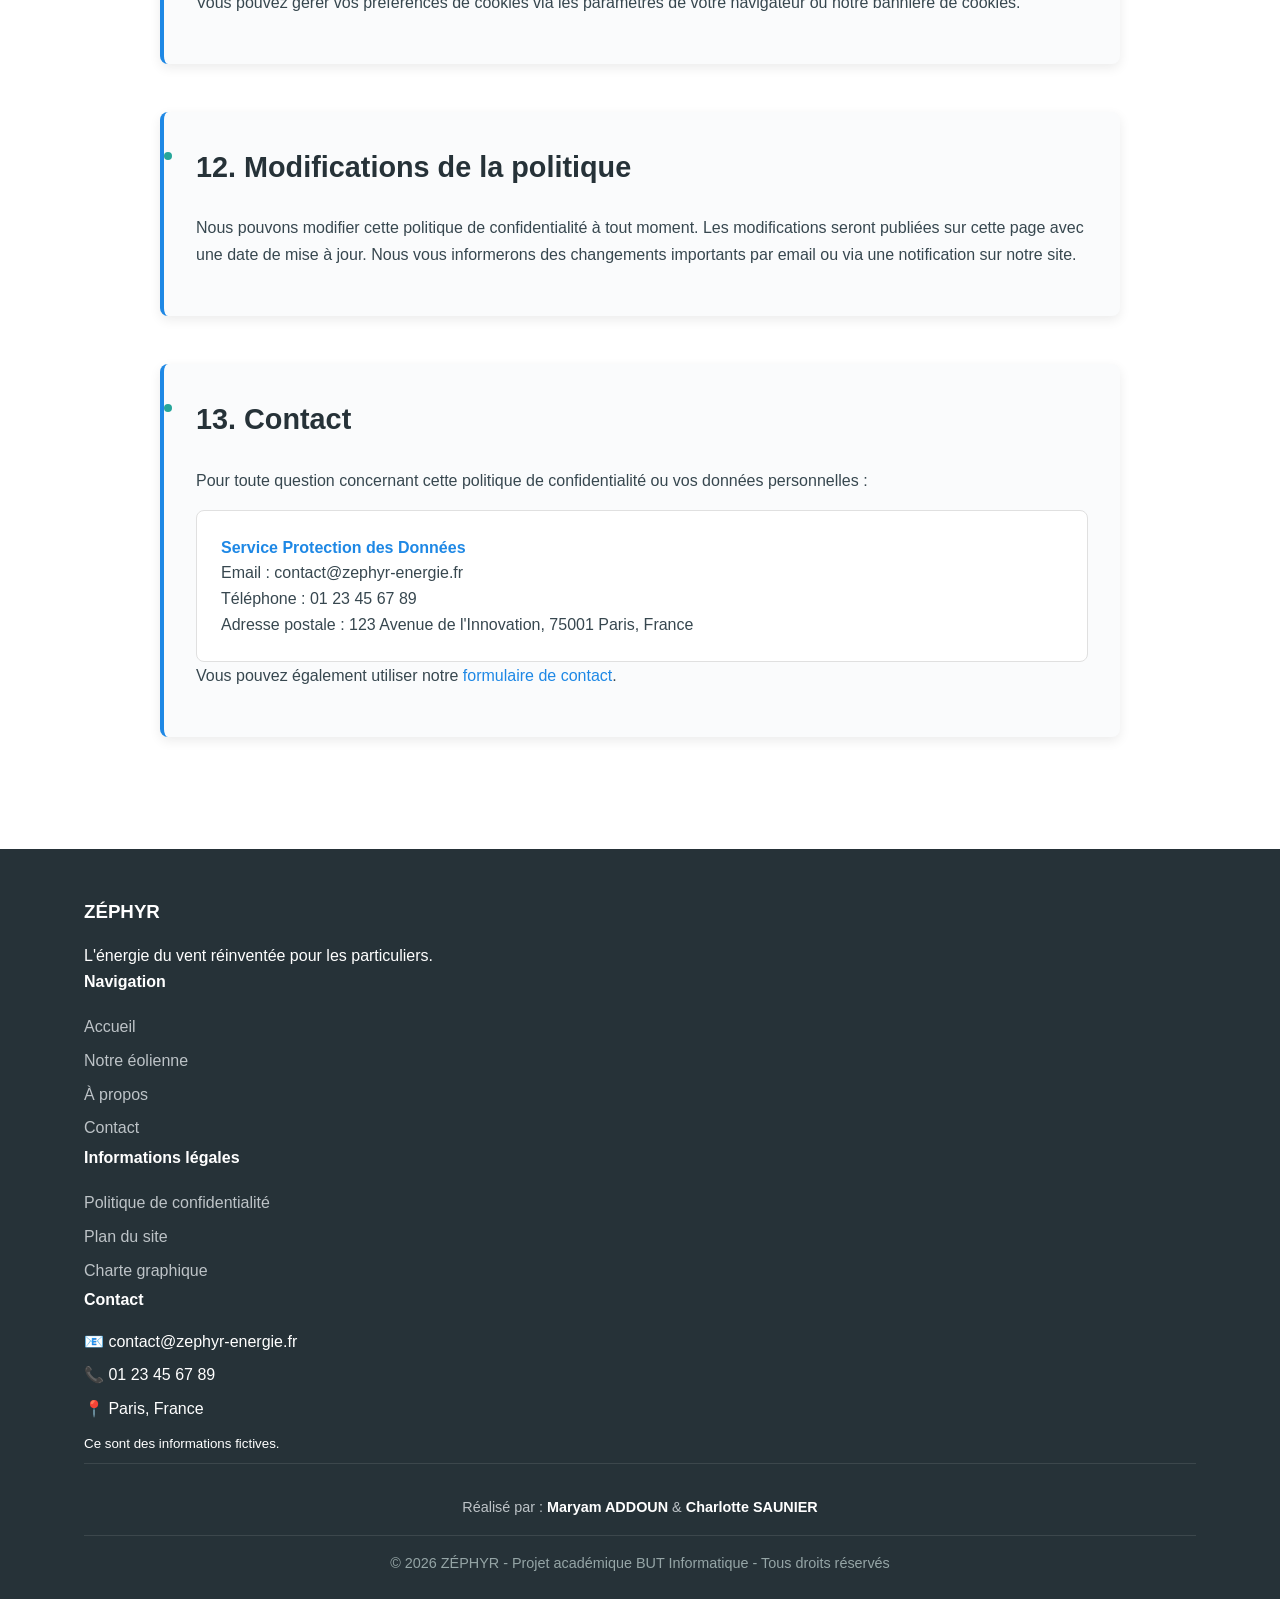
<file: confidentialite.html>
<!DOCTYPE html>
<html lang="fr">
<head>
    <meta charset="UTF-8">
    <meta name="viewport" content="width=device-width, initial-scale=1.0">
    <title>Politique de Confidentialité - ZÉPHYR</title>
    <meta name="description" content="Politique de confidentialité de ZÉPHYR - Découvrez comment nous protégeons vos données personnelles.">
    <link rel="stylesheet" href="css/style.css">
    <link rel="stylesheet" href="css/confidentialite.css">
    <link rel="icon" href="img/favicon.ico">
</head>
<body>

    <!-- En-tête du site -->
    <header>
        <div class="container">
            <a href="index.html" class="logo">
                <img src="img/zephyr.png" alt="Logo ZÉPHYR - L'énergie du vent réinventée" class="logo-img">
            </a>

            <nav aria-label="Navigation principale">
                <button class="menu-toggle" aria-label="Ouvrir le menu" aria-expanded="false">
                    <span class="hamburger"></span>
                </button>
                <ul class="nav-menu">
                    <li><a href="index.html">Accueil</a></li>
                    <li><a href="product.html">Notre éolienne</a></li>
                    <li><a href="about.html">À propos</a></li>
                    <li><a href="contact.html">Contact</a></li>
                </ul>

                <button id="eco-mode" class="eco-btn" aria-label="Activer le mode éco-responsable">
                    🌱 Mode Éco
                </button>
            </nav>
            <div class="nav-overlay"></div>
        </div>
    </header>

    <!-- Contenu principal -->
    <main>
        <div class="container">
            <h1>Politique de Confidentialité</h1>
            <p class="date-update">Dernière mise à jour : 16 janvier 2026</p>

            <section>
                <h2>1. Introduction</h2>
                <p>Chez ZÉPHYR, nous nous engageons à protéger la confidentialité et la sécurité de vos données personnelles. Cette politique de confidentialité explique comment nous collectons, utilisons, stockons et protégeons vos informations lorsque vous utilisez notre site web www.zephyr-energie.fr et nos services.</p>
                <p>Cette politique s'applique à toutes les données personnelles collectées via notre site, nos applications mobiles, nos communications et nos interactions avec vous.</p>
            </section>

            <section>
                <h2>2. Responsable du traitement</h2>
                <p>Le responsable du traitement des données est :</p>
                <address>
                    <strong>ZÉPHYR</strong><br>
                    123 Avenue de l'Innovation<br>
                    75001 Paris, France<br>
                    Email : contact@zephyr-energie.fr<br>
                    Téléphone : 01 23 45 67 89<br>
                    Numéro de SIRET : 123 456 789 00012
                </address>
            </section>

            <section>
                <h2>3. Données personnelles collectées</h2>
                <p>Nous collectons les données personnelles suivantes :</p>
                <ul>
                    <li><strong>Données d'identification :</strong> nom, prénom, adresse email, numéro de téléphone</li>
                    <li><strong>Données de livraison :</strong> adresse postale, code postal, ville, pays</li>
                    <li><strong>Données de paiement :</strong> informations de carte bancaire (traitées par nos prestataires de paiement sécurisés)</li>
                    <li><strong>Données de navigation :</strong> adresse IP, type de navigateur, pages visitées, durée de visite</li>
                    <li><strong>Données de communication :</strong> messages envoyés via nos formulaires de contact</li>
                    <li><strong>Cookies et technologies similaires :</strong> voir notre politique sur les cookies ci-dessous</li>
                </ul>
            </section>

            <section>
                <h2>4. Finalités du traitement</h2>
                <p>Nous utilisons vos données personnelles pour :</p>
                <ul>
                    <li>Traiter vos commandes et gérer les livraisons</li>
                    <li>Gérer votre compte client et personnaliser votre expérience</li>
                    <li>Vous contacter pour des questions relatives à vos achats</li>
                    <li>Améliorer nos produits et services</li>
                    <li>Respecter nos obligations légales et réglementaires</li>
                    <li>Prévenir la fraude et assurer la sécurité de notre site</li>
                    <li>Vous envoyer des communications marketing (avec votre consentement)</li>
                </ul>
            </section>

            <section>
                <h2>5. Base légale du traitement</h2>
                <p>Le traitement de vos données personnelles est fondé sur :</p>
                <ul>
                    <li><strong>L'exécution d'un contrat :</strong> traitement de vos commandes</li>
                    <li><strong>Votre consentement :</strong> communications marketing, cookies non essentiels</li>
                    <li><strong>Notre intérêt légitime :</strong> amélioration de nos services, prévention de la fraude</li>
                    <li><strong>Une obligation légale :</strong> conservation de données pour des raisons comptables ou fiscales</li>
                </ul>
            </section>

            <section>
                <h2>6. Partage des données</h2>
                <p>Nous ne vendons pas vos données personnelles à des tiers. Nous pouvons partager vos données avec :</p>
                <ul>
                    <li><strong>Prestataires de services :</strong> transporteurs pour la livraison, prestataires de paiement</li>
                    <li><strong>Autorités légales :</strong> lorsque la loi l'exige</li>
                    <li><strong>Partenaires commerciaux :</strong> uniquement avec votre consentement explicite</li>
                </ul>
                <p>Tous nos partenaires sont contractuellement tenus de respecter la confidentialité de vos données.</p>
            </section>

            <section>
                <h2>7. Transferts de données hors UE</h2>
                <p>Dans le cadre de nos activités, certaines données peuvent être transférées vers des pays hors de l'Union Européenne. Nous nous assurons que ces transferts sont effectués dans le respect du RGPD, notamment via :</p>
                <ul>
                    <li>Des clauses contractuelles types approuvées par la Commission Européenne</li>
                    <li>Des certifications de protection des données (Privacy Shield pour les États-Unis)</li>
                    <li>Votre consentement explicite lorsque nécessaire</li>
                </ul>
            </section>

            <section>
                <h2>8. Sécurité des données</h2>
                <p>Nous mettons en œuvre des mesures techniques et organisationnelles appropriées pour protéger vos données personnelles contre la perte, l'accès non autorisé, la modification ou la divulgation :</p>
                <ul>
                    <li>Chiffrement des données sensibles</li>
                    <li>Contrôles d'accès stricts</li>
                    <li>Surveillance continue des systèmes</li>
                    <li>Formation du personnel</li>
                    <li>Sauvegardes régulières</li>
                </ul>
            </section>

            <section>
                <h2>9. Durée de conservation</h2>
                <p>Nous conservons vos données personnelles uniquement pendant la durée nécessaire aux finalités pour lesquelles elles ont été collectées :</p>
                <ul>
                    <li>Données de compte : 3 ans après la dernière activité</li>
                    <li>Données de commande : 10 ans pour raisons fiscales</li>
                    <li>Données de navigation : 13 mois maximum</li>
                    <li>Données de marketing : jusqu'à votre désabonnement</li>
                </ul>
            </section>

            <section>
                <h2>10. Vos droits</h2>
                <p>Conformément au RGPD, vous disposez des droits suivants :</p>
                <ul>
                    <li><strong>Droit d'accès :</strong> connaître les données que nous détenons sur vous</li>
                    <li><strong>Droit de rectification :</strong> corriger des données inexactes</li>
                    <li><strong>Droit à l'effacement :</strong> supprimer vos données dans certaines conditions</li>
                    <li><strong>Droit à la limitation :</strong> restreindre le traitement de vos données</li>
                    <li><strong>Droit à la portabilité :</strong> recevoir vos données dans un format structuré</li>
                    <li><strong>Droit d'opposition :</strong> vous opposer au traitement pour des motifs légitimes</li>
                    <li><strong>Droit de retirer votre consentement :</strong> à tout moment pour les traitements basés sur le consentement</li>
                </ul>
                <p>Pour exercer ces droits, contactez-nous à contact@zephyr.com ou via notre formulaire de contact.</p>
            </section>

            <section>
                <h2>11. Cookies et technologies similaires</h2>
                <p>Notre site utilise des cookies pour améliorer votre expérience :</p>
                <ul>
                    <li><strong>Cookies essentiels :</strong> nécessaires au fonctionnement du site</li>
                    <li><strong>Cookies de performance :</strong> analyser l'utilisation du site</li>
                    <li><strong>Cookies fonctionnels :</strong> mémoriser vos préférences</li>
                    <li><strong>Cookies marketing :</strong> personnaliser les publicités</li>
                </ul>
                <p>Vous pouvez gérer vos préférences de cookies via les paramètres de votre navigateur ou notre bannière de cookies.</p>
            </section>

            <section>
                <h2>12. Modifications de la politique</h2>
                <p>Nous pouvons modifier cette politique de confidentialité à tout moment. Les modifications seront publiées sur cette page avec une date de mise à jour. Nous vous informerons des changements importants par email ou via une notification sur notre site.</p>
            </section>

            <section>
                <h2>13. Contact</h2>
                <p>Pour toute question concernant cette politique de confidentialité ou vos données personnelles :</p>
                <address>
                    <strong>Service Protection des Données</strong><br>
                    Email : contact@zephyr-energie.fr<br>
                    Téléphone : 01 23 45 67 89<br>
                    Adresse postale : 123 Avenue de l'Innovation, 75001 Paris, France
                </address>
                <p>Vous pouvez également utiliser notre <a href="contact.html">formulaire de contact</a>.</p>
            </section>
        </div>
    </main>

    <!-- Pied de page -->
    <footer>
        <div class="container">
            <div class="footer-content">
                <div class="footer-col">
                    <h3>ZÉPHYR</h3>
                    <p>L'énergie du vent réinventée pour les particuliers.</p>
                </div>

                <div class="footer-col">
                    <h4>Navigation</h4>
                    <ul>
                        <li><a href="index.html">Accueil</a></li>
                        <li><a href="product.html">Notre éolienne</a></li>
                        <li><a href="about.html">À propos</a></li>
                        <li><a href="contact.html">Contact</a></li>
                    </ul>
                </div>

                <div class="footer-col">
                    <h4>Informations légales</h4>
                    <ul>
                
                        <li><a href="confidentialite.html">Politique de confidentialité</a></li>
                        <li><a href="plansite.html">Plan du site</a></li>
                        <li><a href="charte-graphique.html">Charte graphique</a></li>
                    </ul>
                </div>

                <div class="footer-col">
                    <h4>Contact</h4>
                    <address>
                        <p>📧 contact@zephyr-energie.fr</p>
                        <p>📞 01 23 45 67 89</p>
                        <p>📍 Paris, France</p>
                        <p><small>Ce sont des informations fictives.</small></p>
                    </address>
                </div>
            </div>

            <div class="footer-bottom">
                <div class="signatures">
                    <p>Réalisé par : <strong>Maryam ADDOUN</strong> & <strong>Charlotte SAUNIER</strong></p>
                </div>
                <p>&copy; 2026 ZÉPHYR - Projet académique BUT Informatique - Tous droits réservés</p>
            </div>
        </div>
    </footer>

    <!-- Bouton retour en haut -->
    <img id="back-to-top" src="img/fleche.png" alt="Retour en haut">

    <!-- Scripts -->
    <script src="js/script.js"></script>

</body>
</html>
</file>
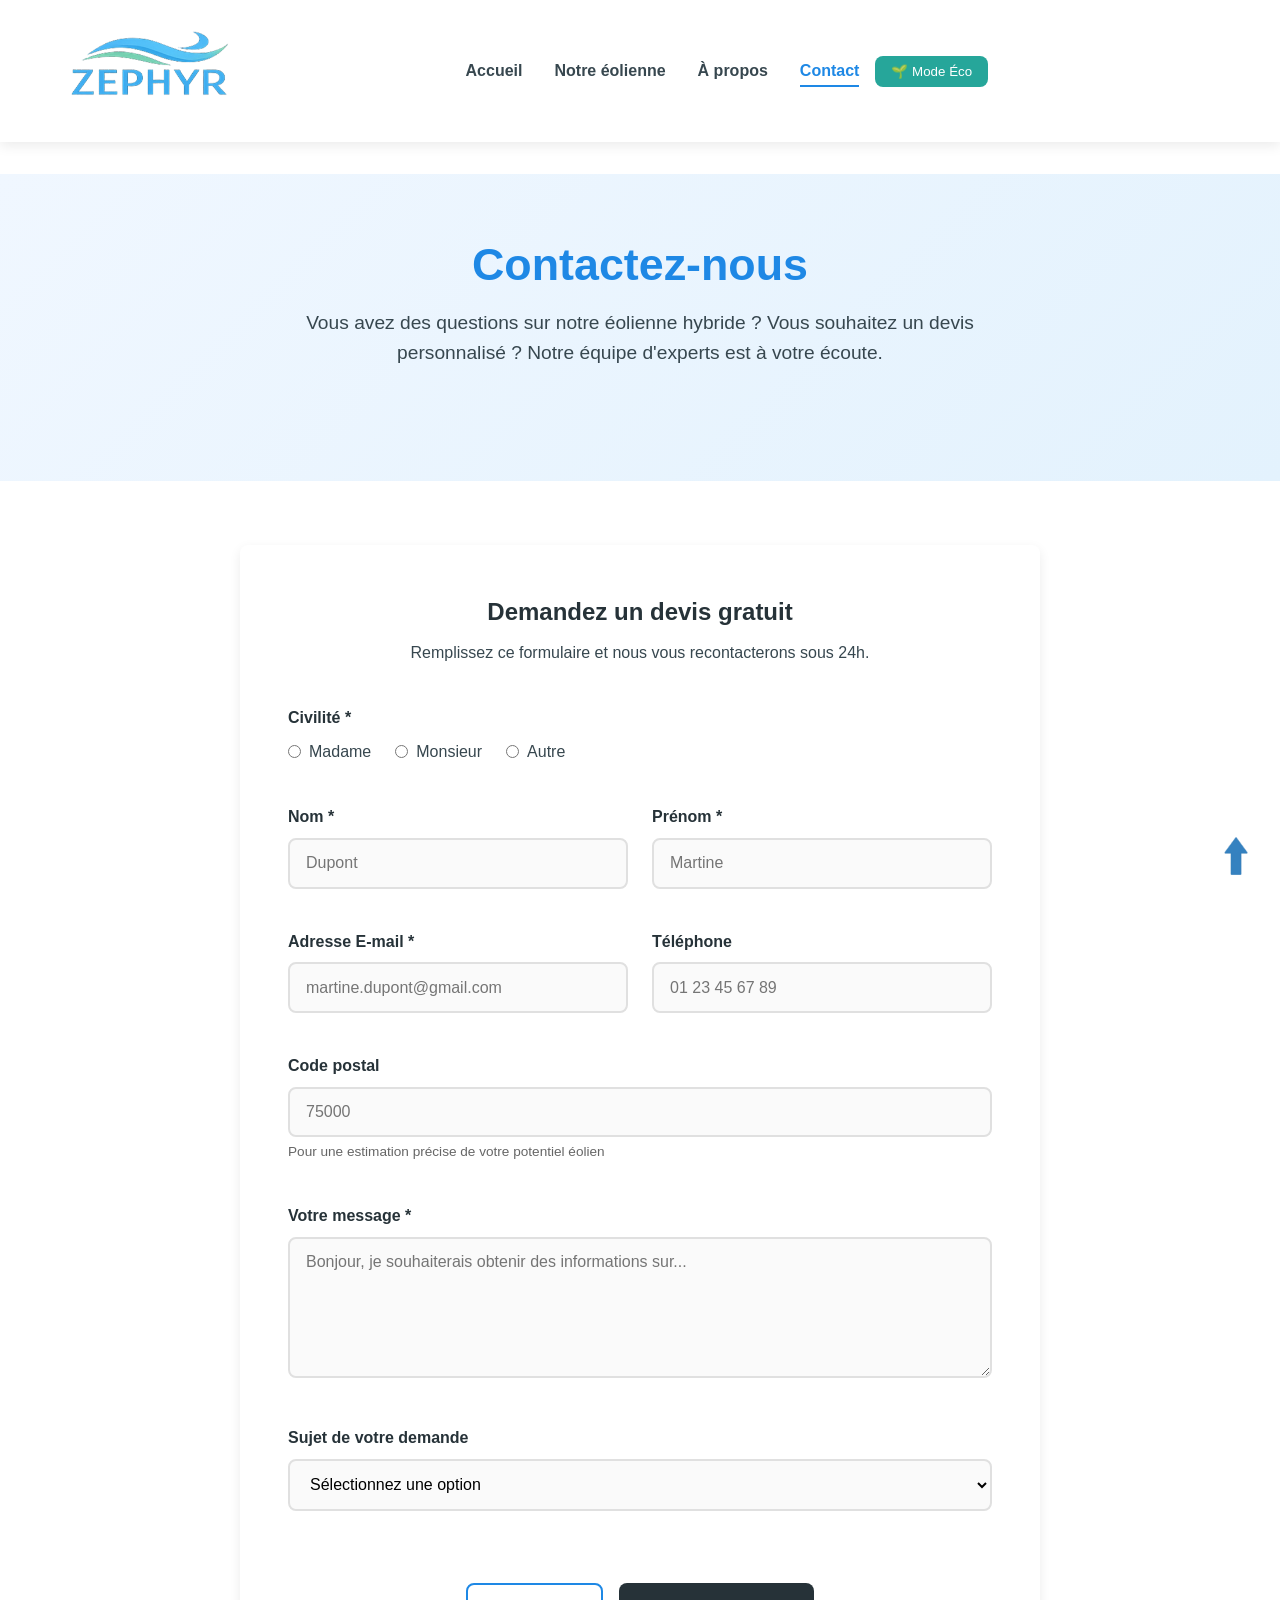
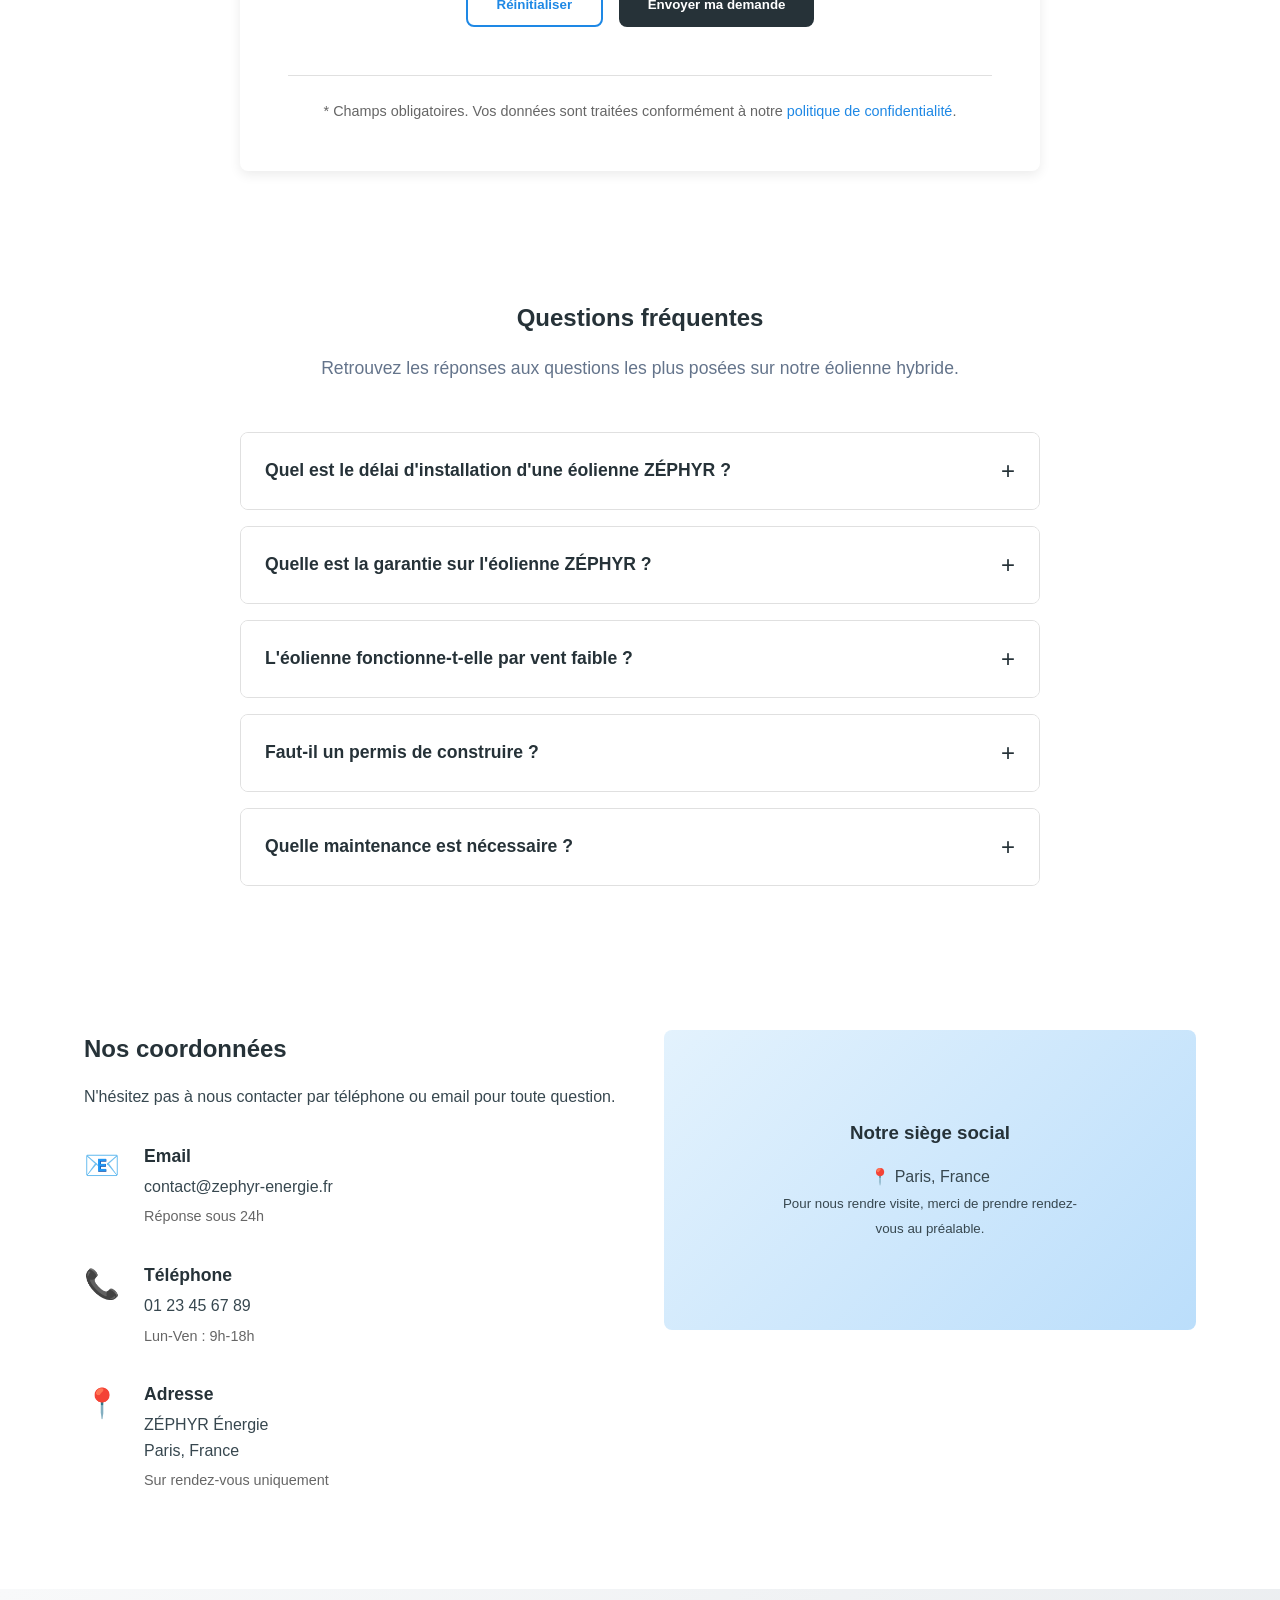
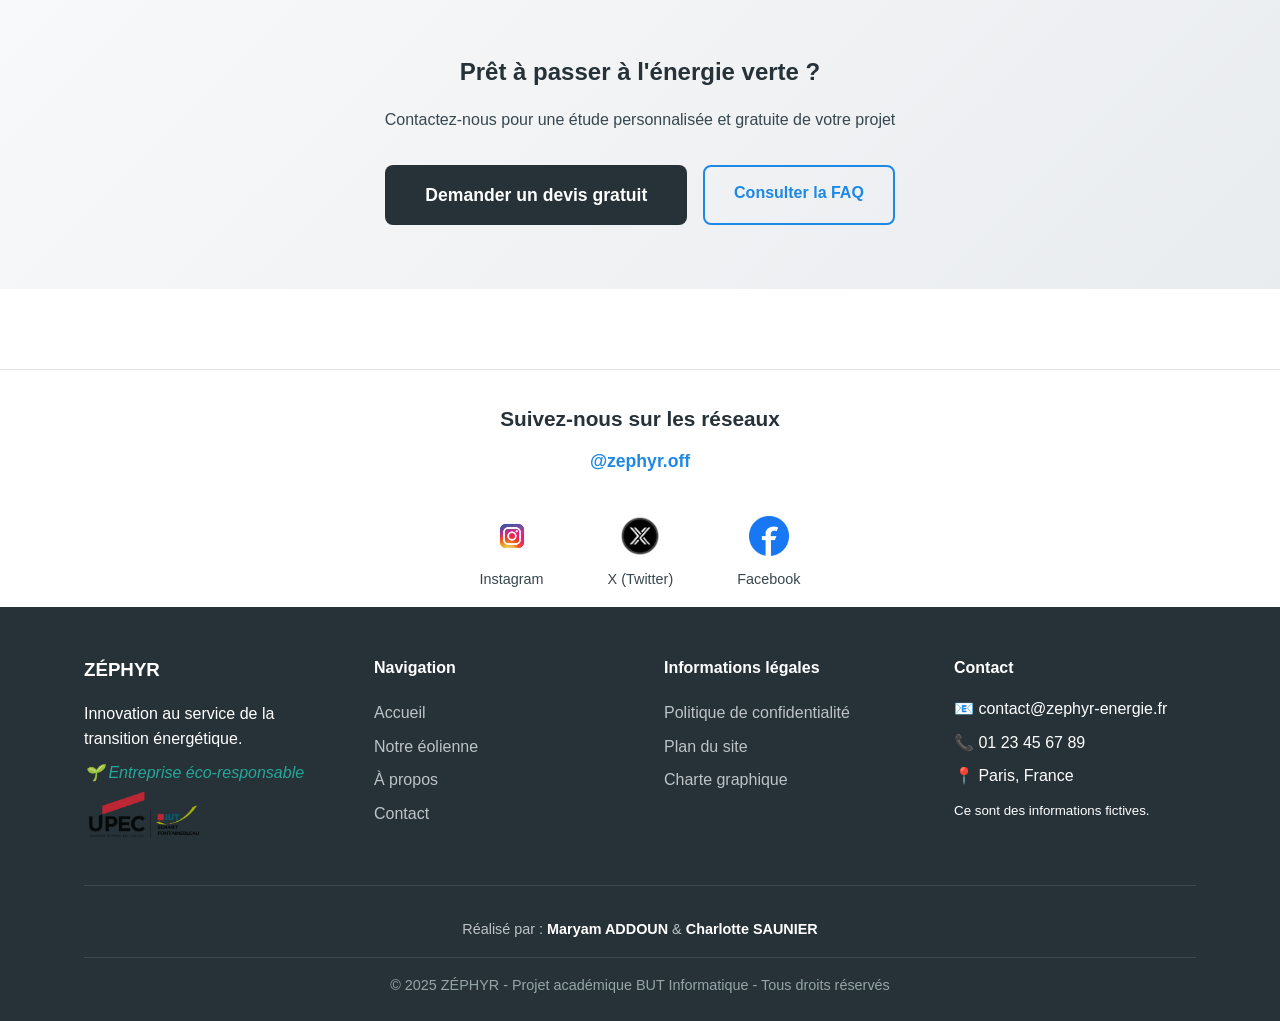
<file: contact.html>
<!DOCTYPE html>
<html lang="fr">
<head>
    <meta charset="UTF-8">
    <meta name="viewport" content="width=device-width, initial-scale=1.0">
    <title>Contact | ZÉPHYR - L'énergie du vent réinventée</title>
    <meta name="description" content="Contactez ZÉPHYR pour un devis personnalisé ou pour toute question sur notre éolienne hybride. Notre équipe vous répond sous 24h.">
    <link rel="stylesheet" href="css/style.css">
    <link rel="stylesheet" href="css/contact.css">
    <link rel="icon" href="img/favicon.ico">
</head>
<body>
<!-- HEADER -->
    <header>
        <div class="container">
           <a href="index.html" class="logo">
    <img src="img/zephyr.png" alt="Logo ZÉPHYR - L'énergie du vent réinventée" class="logo-img">
</a>

            <nav aria-label="Navigation principale">
                <button class="menu-toggle" aria-label="Ouvrir le menu" aria-expanded="false">
        <span class="hamburger"></span>
    </button>
                <ul class="nav-menu">
                    <li><a href="index.html">Accueil</a></li>
                    <li><a href="product.html">Notre éolienne</a></li>
                    <li><a href="about.html">À propos</a></li>
                    <li><a href="contact.html" aria-current="page">Contact</a></li>
                </ul>

                <button id="eco-mode" class="eco-btn" aria-label="Activer le mode éco-responsable">
                    🌱 Mode Éco
                </button> 
            </nav>
            <div class="nav-overlay"></div>
        </div>
    </header>

    <main class="contact-page">
<!-- HERO CONTACT -->
        <section class="contact-hero section">
            <div class="container">
                <div class="section-header">
                    <h1>Contactez-nous</h1>
                    <p class="section-subtitle">
                        Vous avez des questions sur notre éolienne hybride ? Vous souhaitez un devis personnalisé ? 
                        Notre équipe d'experts est à votre écoute.
                    </p>
                </div>
            </div>
        </section>

<!-- FORMULAIRE DE CONTACT -->
        <section id="formulaire" class="contact-form-section section bg-light">
            <div class="container">
                <div class="form-container">
                    <h2>Demandez un devis gratuit</h2>
                    <p class="form-subtitle">Remplissez ce formulaire et nous vous recontacterons sous 24h.</p>
                    
                    <form id="contact-form" class="contact-form">
<!-- Civilité -->
                        <div class="form-group">
                            <label class="form-label">Civilité *</label>
                            <div class="radio-group">
                                <div class="radio-option">
                                    <input type="radio" name="gender" id="femme" value="Madame" required>
                                    <label for="femme" class="radio-label">Madame</label>
                                </div>
                                <div class="radio-option">
                                    <input type="radio" name="gender" id="homme" value="Monsieur" required>
                                    <label for="homme" class="radio-label">Monsieur</label>
                                </div>
                                <div class="radio-option">
                                    <input type="radio" name="gender" id="autre" value="Autre" required>
                                    <label for="autre" class="radio-label">Autre</label>
                                </div>
                            </div>
                        </div>

<!-- Nom et Prénom -->
                        <div class="form-row">
                            <div class="form-group">
                                <label for="lastname" class="form-label">Nom *</label>
                                <input type="text" name="lastname" id="lastname" class="form-input" placeholder="Dupont" required>
                            </div>
                            <div class="form-group">
                                <label for="firstname" class="form-label">Prénom *</label>
                                <input type="text" name="firstname" id="firstname" class="form-input" placeholder="Martine" required>
                            </div>
                        </div>

<!-- Email et Téléphone -->
                        <div class="form-row">
                            <div class="form-group">
                                <label for="email" class="form-label">Adresse E-mail *</label>
                                <input type="email" name="email" id="email" class="form-input" placeholder="martine.dupont@gmail.com" required>
                            </div>
                            <div class="form-group">
                                <label for="phonenumber" class="form-label">Téléphone</label>
                                <input type="tel" name="phonenumber" id="phonenumber" class="form-input" placeholder="01 23 45 67 89" pattern="^(\+33|0)[1-9](\d\d){4}$" required>
                            </div>
                        </div>
<!-- Code postal -->
                        <div class="form-group">
                            <label for="postcode" class="form-label">Code postal</label>
                            <input type="text" name="postcode" id="postcode" class="form-input" placeholder="75000" pattern="[0-9]{5}">
                            <small class="form-hint">Pour une estimation précise de votre potentiel éolien</small>
                        </div>

<!-- Message -->
                        <div class="form-group">
                            <label for="message" class="form-label">Votre message *</label>
                            <textarea name="message" id="message" class="form-textarea" placeholder="Bonjour, je souhaiterais obtenir des informations sur..." rows="6" required></textarea>
                        </div>

<!-- Sujet -->
                        <div class="form-group">
                            <label for="subject" class="form-label">Sujet de votre demande</label>
                            <select name="subject" id="subject" class="form-select">
                                <option value="">Sélectionnez une option</option>
                                <option value="devis">Demande de devis</option>
                                <option value="info">Demande d'informations</option>
                                <option value="technique">Question technique</option>
                                <option value="installation">Installation</option>
                                <option value="autre">Autre</option>
                            </select>
                        </div>

<!-- Boutons -->
                        <div class="form-buttons">
                            <button type="reset" class="btn btn-outline">Réinitialiser</button>
                            <button type="submit" class="btn btn-primary">Envoyer ma demande</button>
                        </div>
                        
                        <p class="form-legal">
                            * Champs obligatoires. Vos données sont traitées conformément à notre 
                            <a href="confidentialite.html">politique de confidentialité</a>.
                        </p>
                    </form>
                </div>
            </div>
        </section>

<!-- FAQ -->
        <section id="faq" class="faq-section section">
            <div class="container">
                <div class="section-header">
                    <h2>Questions fréquentes</h2>
                    <p class="section-subtitle">
                        Retrouvez les réponses aux questions les plus posées sur notre éolienne hybride.
                    </p>
                </div>

                <div class="faq-container">
                    <div class="faq-item">
                        <button class="faq-question" aria-expanded="false">
                            <span>Quel est le délai d'installation d'une éolienne ZÉPHYR ?</span>
                            <span class="faq-icon">+</span>
                        </button>
                        <div class="faq-answer">
                            <p>L'installation complète prend généralement 2 à 3 jours. Cela inclut le montage de l'éolienne, la connexion électrique et la configuration du système de suivi.</p>
                        </div>
                    </div>

                    <div class="faq-item">
                        <button class="faq-question" aria-expanded="false">
                            <span>Quelle est la garantie sur l'éolienne ZÉPHYR ?</span>
                            <span class="faq-icon">+</span>
                        </button>
                        <div class="faq-answer">
                            <p>Nous offrons une garantie de 10 ans sur l'ensemble du système, incluant la structure, les pales et la batterie. L'onduleur est garanti 5 ans.</p>
                        </div>
                    </div>

                    <div class="faq-item">
                        <button class="faq-question" aria-expanded="false">
                            <span>L'éolienne fonctionne-t-elle par vent faible ?</span>
                            <span class="faq-icon">+</span>
                        </button>
                        <div class="faq-answer">
                            <p>Grâce à sa technologie hybride Savonius-Darrieus, notre éolienne démarre dès 2 m/s de vent (environ 7 km/h), ce qui lui permet de fonctionner même dans des zones peu ventées.</p>
                        </div>
                    </div>

                    <div class="faq-item">
                        <button class="faq-question" aria-expanded="false">
                            <span>Faut-il un permis de construire ?</span>
                            <span class="faq-icon">+</span>
                        </button>
                        <div class="faq-answer">
                            <p>Pour les modèles résidentiels de moins de 12m de hauteur, aucune autorisation n'est généralement requise. Notre équipe vous accompagne dans les démarches si nécessaire.</p>
                        </div>
                    </div>

                    <div class="faq-item">
                        <button class="faq-question" aria-expanded="false">
                            <span>Quelle maintenance est nécessaire ?</span>
                            <span class="faq-icon">+</span>
                        </button>
                        <div class="faq-answer">
                            <p>Une vérification annuelle est recommandée. Notre éolienne nécessite très peu d'entretien grâce à ses matériaux haute résistance et son système auto-nettoyant.</p>
                        </div>
                    </div>
                </div>
            </div>
        </section>

<!-- COORDONNÉES -->
        <section id="coordonnees" class="contact-info-section section bg-light">
            <div class="container">
                <div class="contact-grid">
                    <div class="contact-info">
                        <h2>Nos coordonnées</h2>
                        <p>N'hésitez pas à nous contacter par téléphone ou email pour toute question.</p>
                        
                        <div class="contact-details">
                            <div class="contact-item">
                                <div class="contact-icon">📧</div>
                                <div>
                                    <h3>Email</h3>
                                    <p><a href="mailto:contact@zephyr-energie.fr">contact@zephyr-energie.fr</a></p>
                                    <small>Réponse sous 24h</small>
                                </div>
                            </div>
                            
                            <div class="contact-item">
                                <div class="contact-icon">📞</div>
                                <div>
                                    <h3>Téléphone</h3>
                                    <p><a href="tel:+33123456789">01 23 45 67 89</a></p>
                                    <small>Lun-Ven : 9h-18h</small>
                                </div>
                            </div>
                            
                            <div class="contact-item">
                                <div class="contact-icon">📍</div>
                                <div>
                                    <h3>Adresse</h3>
                                    <p>ZÉPHYR Énergie<br>Paris, France</p>
                                    <small>Sur rendez-vous uniquement</small>
                                </div>
                            </div>
                        </div>
                    </div>
                    
                    <div class="contact-map">
                        <div class="map-placeholder">
                            <div class="map-content">
                                <h3>Notre siège social</h3>
                                <p>📍 Paris, France</p>
                                <small>Pour nous rendre visite, merci de prendre rendez-vous au préalable.</small>
                            </div>
                        </div>
                    </div>
                </div>
            </div>
        </section>

<!-- CTA -->
        <section class="cta-section section">
            <div class="container">
                <h2>Prêt à passer à l'énergie verte ?</h2>
                <p>Contactez-nous pour une étude personnalisée et gratuite de votre projet</p>
                <div class="cta-buttons">
                    <a href="#formulaire" class="btn btn-primary btn-large">Demander un devis gratuit</a>
                    <a href="#faq" class="btn btn-outline">Consulter la FAQ</a>
                </div>
            </div>
        </section>
    </main>
    <!--Section réseaux sociaux -->
<div class="social-networks">
    <h3>Suivez-nous sur les réseaux</h3>
    <p>@zephyr.off</p>
    
    <div class="social-icons">
        <a href="https://www.instagram.com" target="_blank" rel="noopener noreferrer" aria-label="Instagram ZÉPHYR">
            <img src="img/instagram.png" alt="Logo Instagram" class="social-icon">
            <span>Instagram</span>
        </a>
        
        <a href="https://twitter.com" target="_blank" rel="noopener noreferrer" aria-label="X (Twitter) ZÉPHYR">
            <img src="img/x.png" alt="Logo X (Twitter)" class="social-icon">
            <span>X (Twitter)</span>
        </a>
        
        <a href="https://www.facebook.com" target="_blank" rel="noopener noreferrer" aria-label="Facebook ZÉPHYR">
            <img src="img/facebook.png" alt="Logo Facebook" class="social-icon">
            <span>Facebook</span>
        </a>
    </div>
</div>

<!-- Pied de page : informations de contact, navigation secondaire, mentions légales et crédits -->
<footer>
    <div class="container">
        <div class="footer-grid">
            <div class="footer-col">
                <h3>ZÉPHYR</h3>
                <p>Innovation au service de la transition énergétique.</p>
                <p class="eco-badge">🌱 Entreprise éco-responsable</p>
                
                <!-- Logo IUT -->
                <div class="iut-logo">
                    <img src="img/logo.png" alt="Logo IUT" class="iut-logo-img">
                </div>
            </div>
            
            <div class="footer-col">
                <h4>Navigation</h4>
                <ul>
                    <li><a href="index.html">Accueil</a></li>
                    <li><a href="product.html">Notre éolienne</a></li>
                    <li><a href="about.html">À propos</a></li>
                    <li><a href="contact.html">Contact</a></li>
                </ul>
            </div>
            
            <div class="footer-col">
                <h4>Informations légales</h4>
                <ul>
 
                    <li><a href="confidentialite.html">Politique de confidentialité</a></li>       
                    <li><a href="plansite.html">Plan du site</a></li>
                    <li><a href="charte-graphique.html">Charte graphique</a></li>
                </ul>
            </div>
            
            <div class="footer-col">
                <h4>Contact</h4>
                <address>
                    <p>📧 contact@zephyr-energie.fr</p>
                    <p>📞 01 23 45 67 89</p>
                    <p>📍 Paris, France</p>
                    <p><small>Ce sont des informations fictives.</small></p>
                </address>
            </div>
        </div>
        
        <!-- Signatures et copyright -->
        <div class="footer-bottom">
            <div class="signatures">
                <p>Réalisé par : <strong>Maryam ADDOUN</strong> & <strong>Charlotte SAUNIER</strong></p>
            </div>
            <p>&copy; 2025 ZÉPHYR - Projet académique BUT Informatique - Tous droits réservés</p>
        </div>
    </div>
</footer>
<!-- BOUTON HAUT DE PAGE -->
    <img id="back-to-top" src="img/fleche.png" alt="Retour en haut">

    <script src="js/script.js"></script>
    <script src="js/contact.js"></script>
</body>
</html>
</file>
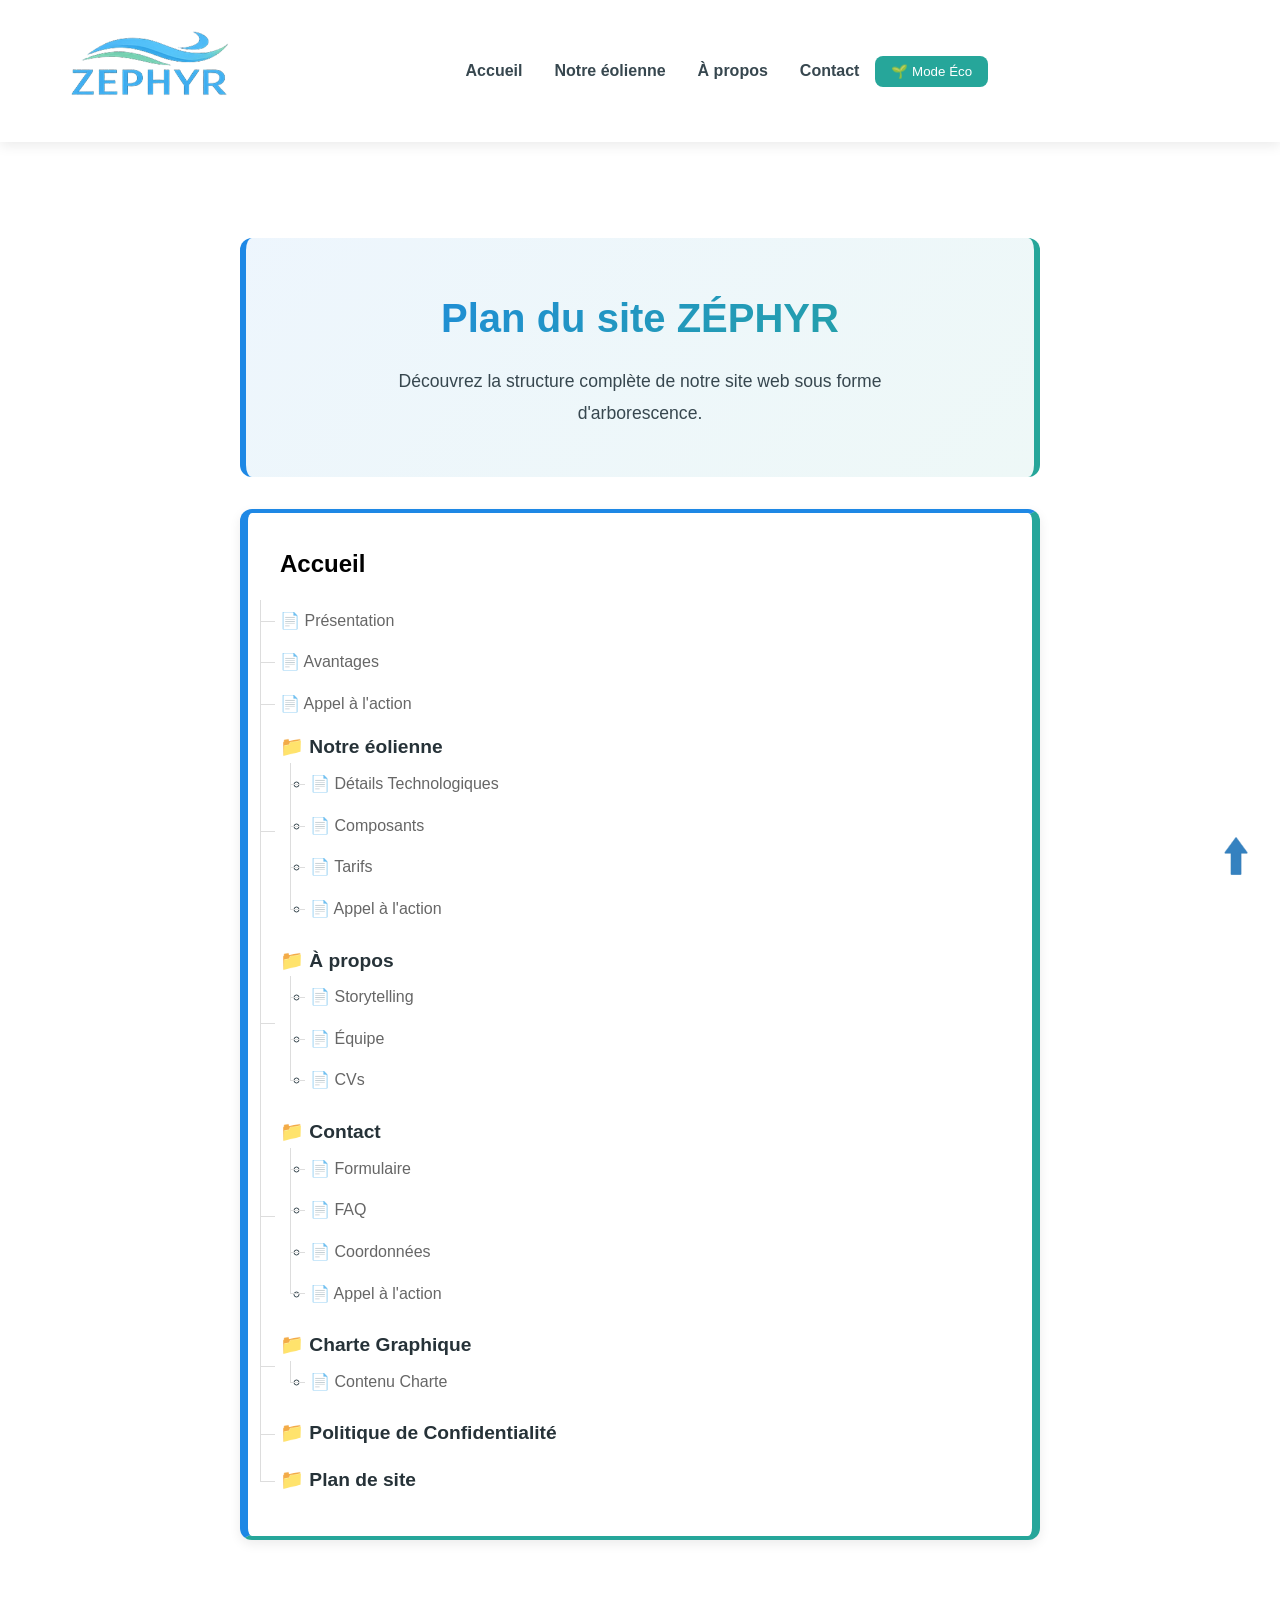
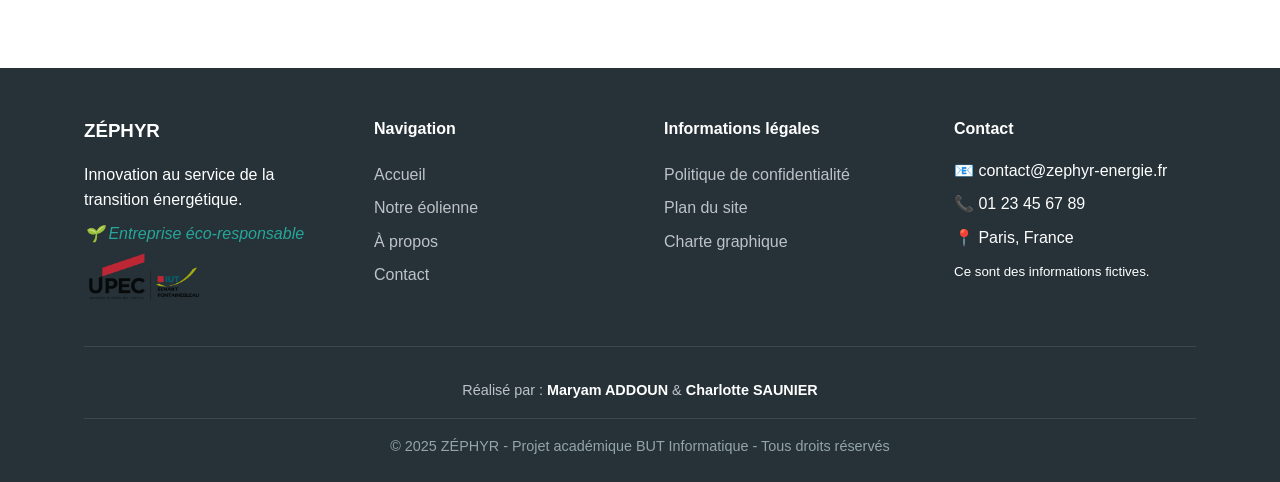
<file: plansite.html>
<!DOCTYPE html>
<html lang="fr">
<head>
    <meta charset="UTF-8">
    <meta name="viewport" content="width=device-width, initial-scale=1.0">
    <title>Plan du site | ZÉPHYR - L'énergie du vent réinventée</title>
    <meta name="description" content="Plan complet du site ZÉPHYR : structure arborescente des pages et sections.">
    <link rel="stylesheet" href="css/style.css">
    <link rel="stylesheet" href="css/plansite.css">
    <link rel="icon" href="img/favicon.ico">
   
</head>
<body>
    <!-- HEADER -->
    <header>
        <div class="container">
            <a href="index.html" class="logo">
                <img src="img/zephyr.png" alt="Logo ZÉPHYR - L'énergie du vent réinventée" class="logo-img">
            </a>

            <nav aria-label="Navigation principale">
                <button class="menu-toggle" aria-label="Ouvrir le menu" aria-expanded="false">
                    <span class="hamburger"></span>
                </button>
                <ul class="nav-menu">
                    <li><a href="index.html">Accueil</a></li>
                    <li><a href="product.html">Notre éolienne</a></li>
                    <li><a href="about.html">À propos</a></li>
                    <li><a href="contact.html">Contact</a></li>
                </ul>

                <button id="eco-mode" class="eco-btn" aria-label="Activer le mode éco-responsable">
                    🌱 Mode Éco
                </button>
            </nav>
            <div class="nav-overlay"></div>
        </div>
    </header>

    <main>
        <section class="section">
            <div class="container">
                <div class="section-header">
                    <h2>Plan du site ZÉPHYR</h2>
                    <p class="section-subtitle">
                        Découvrez la structure complète de notre site web sous forme d'arborescence.
                    </p>
                </div>

                <div class="sitemap-tree">
                    <div class="root"><a href="index.html">Accueil</a></div>
                    <ul class="tree">                   
                        <li><a href="index.html#presentation" class="section-link">Présentation</a></li>
                        <li><a href="index.html#avantages" class="section-link">Avantages</a></li>
                        <li><a href="index.html#cta" class="section-link">Appel à l'action</a></li>
                        <li>
                            <a href="product.html" class="page-link">Notre éolienne</a>
                            <ul>
                                <li><a href="product.html#product-details" class="section-link">Détails Technologiques</a></li>
                                <li><a href="product.html#components-section" class="section-link">Composants</a></li>
                                <li><a href="product.html#pricing-section" class="section-link">Tarifs</a></li>
                                <li><a href="product.html#cta-section" class="section-link">Appel à l'action</a></li>
                            </ul>
                        </li>
                        <li>
                            <a href="about.html" class="page-link">À propos</a>
                            <ul>
                                <li><a href="about.html#storytelling" class="section-link">Storytelling</a></li>
                                <li><a href="about.html#equipe" class="section-link">Équipe</a></li>
                                <li><a href="about.html#cvs" class="section-link">CVs</a></li>
                            </ul>
                        </li>
                        <li>
                            <a href="contact.html" class="page-link">Contact</a>
                            <ul>
                                <li><a href="contact.html#formulaire" class="section-link">Formulaire</a></li>
                                <li><a href="contact.html#faq" class="section-link">FAQ</a></li>
                                <li><a href="contact.html#coordonnees" class="section-link">Coordonnées</a></li>
                                <li><a href="contact.html#cta" class="section-link">Appel à l'action</a></li>
                            </ul>
                        </li>
                        <li>
                            <a href="charte-graphique.html" class="page-link">Charte Graphique</a>
                            <ul>
                                <li><a href="charte-graphique.html#charte-content" class="section-link">Contenu Charte</a></li>
                            </ul>
                        </li>
                        <li>
                            <a href="confidentialite.html" class="page-link">Politique de Confidentialité</a>
                        </li>
                        <li>
                            <a href="plansite.html" class="page-link">Plan de site</a>
                        </li>
                    </ul>
                </div>
            </div>
        </section>
    </main>

<!-- Pied de page : informations de contact, navigation secondaire, mentions légales et crédits -->
<footer>
    <div class="container">
        <div class="footer-grid">
            <div class="footer-col">
                <h3>ZÉPHYR</h3>
                <p>Innovation au service de la transition énergétique.</p>
                <p class="eco-badge">🌱 Entreprise éco-responsable</p>
                
                <!-- Logo IUT -->
                <div class="iut-logo">
                    <img src="img/logo.png" alt="Logo IUT" class="iut-logo-img">
                </div>
            </div>
            
            <div class="footer-col">
                <h4>Navigation</h4>
                <ul>
                    <li><a href="index.html">Accueil</a></li>
                    <li><a href="product.html">Notre éolienne</a></li>
                    <li><a href="about.html">À propos</a></li>
                    <li><a href="contact.html">Contact</a></li>
                </ul>
            </div>
            
            <div class="footer-col">
                <h4>Informations légales</h4>
                <ul>
           
                    <li><a href="confidentialite.html">Politique de confidentialité</a></li>      
                    <li><a href="plansite.html">Plan du site</a></li>
                    <li><a href="charte-graphique.html">Charte graphique</a></li>
                </ul>
            </div>
            
            <div class="footer-col">
                <h4>Contact</h4>
                <address>
                    <p>📧 contact@zephyr-energie.fr</p>
                    <p>📞 01 23 45 67 89</p>
                    <p>📍 Paris, France</p>
                    <p><small>Ce sont des informations fictives.</small></p>
                </address>
            </div>
        </div>
        
        <!-- Signatures et copyright -->
        <div class="footer-bottom">
            <div class="signatures">
                <p>Réalisé par : <strong>Maryam ADDOUN</strong> & <strong>Charlotte SAUNIER</strong></p>
            </div>
            <p>&copy; 2025 ZÉPHYR - Projet académique BUT Informatique - Tous droits réservés</p>
        </div>
    </div>
</footer>

<!-- BOUTON HAUT DE PAGE -->
    <img id="back-to-top" src="img/fleche.png" alt="Retour en haut">

    <script src="js/script.js"></script>
</body>
</html>
</file>
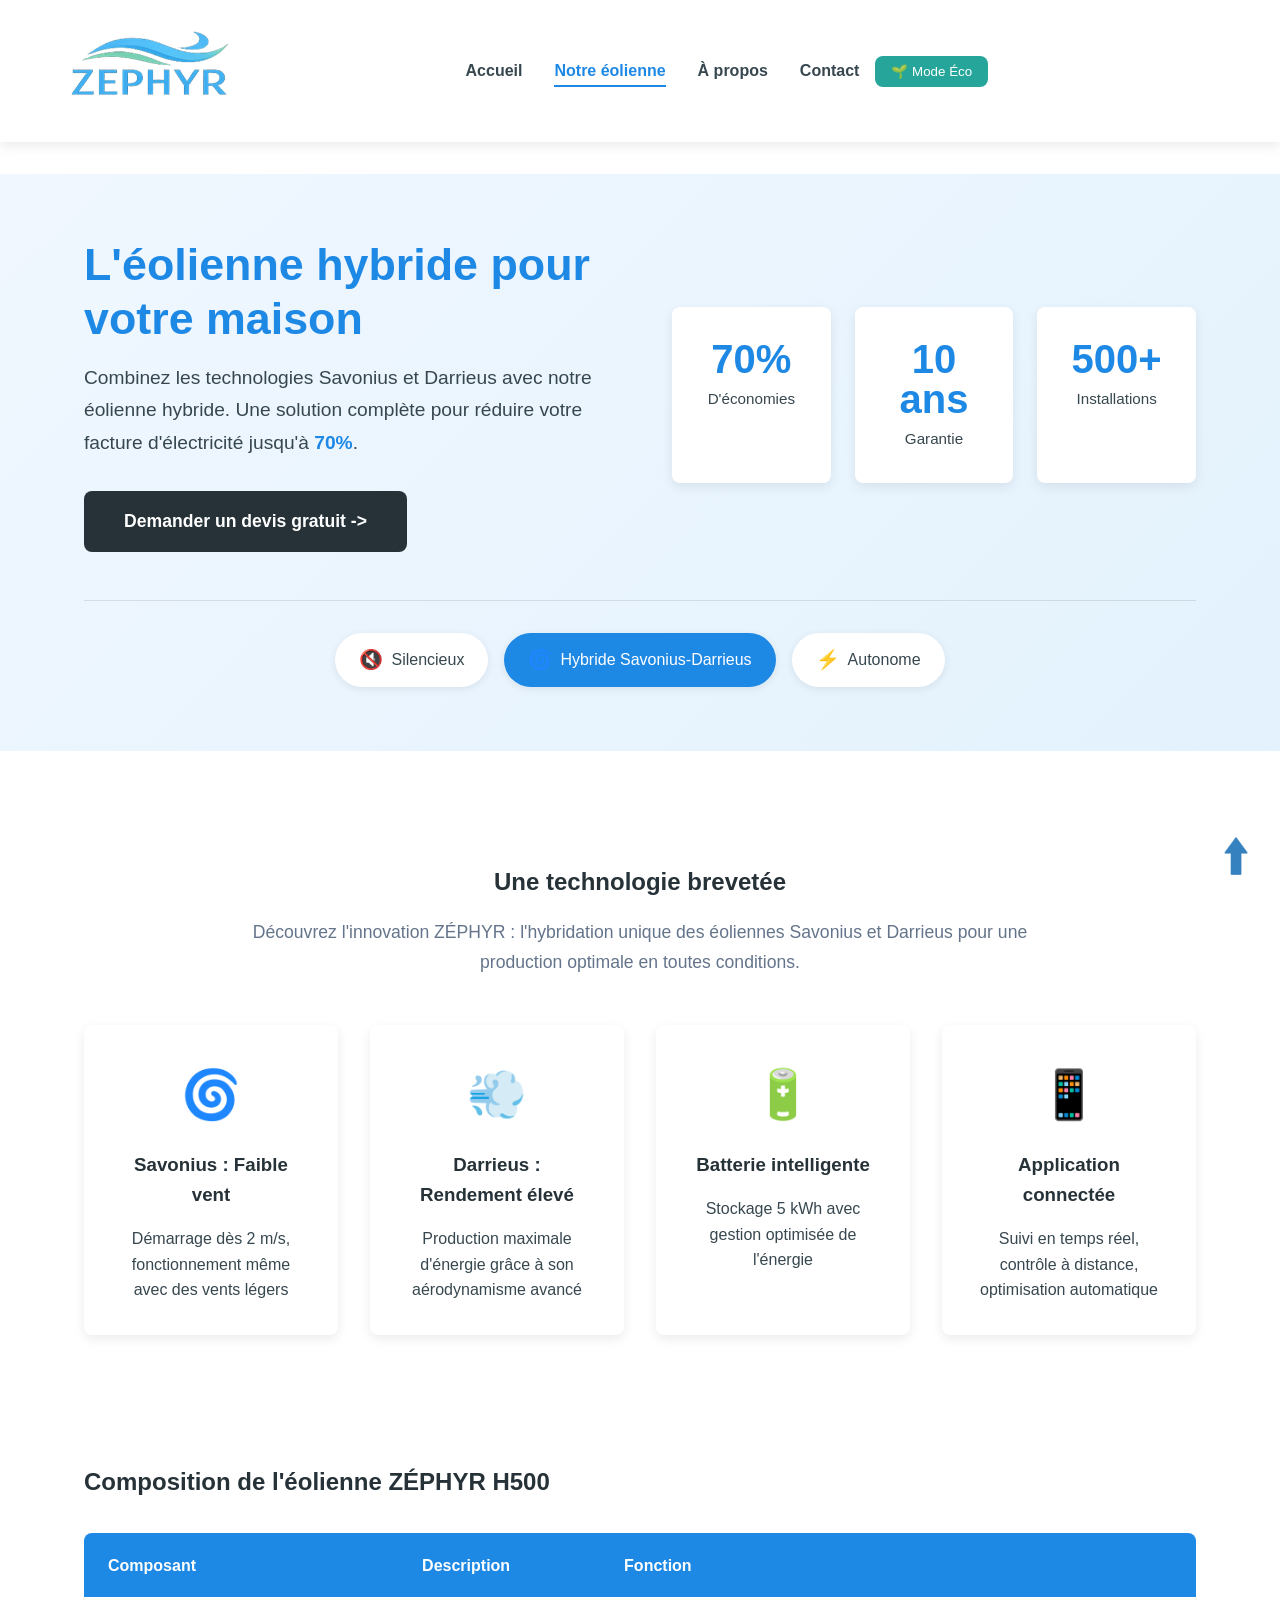
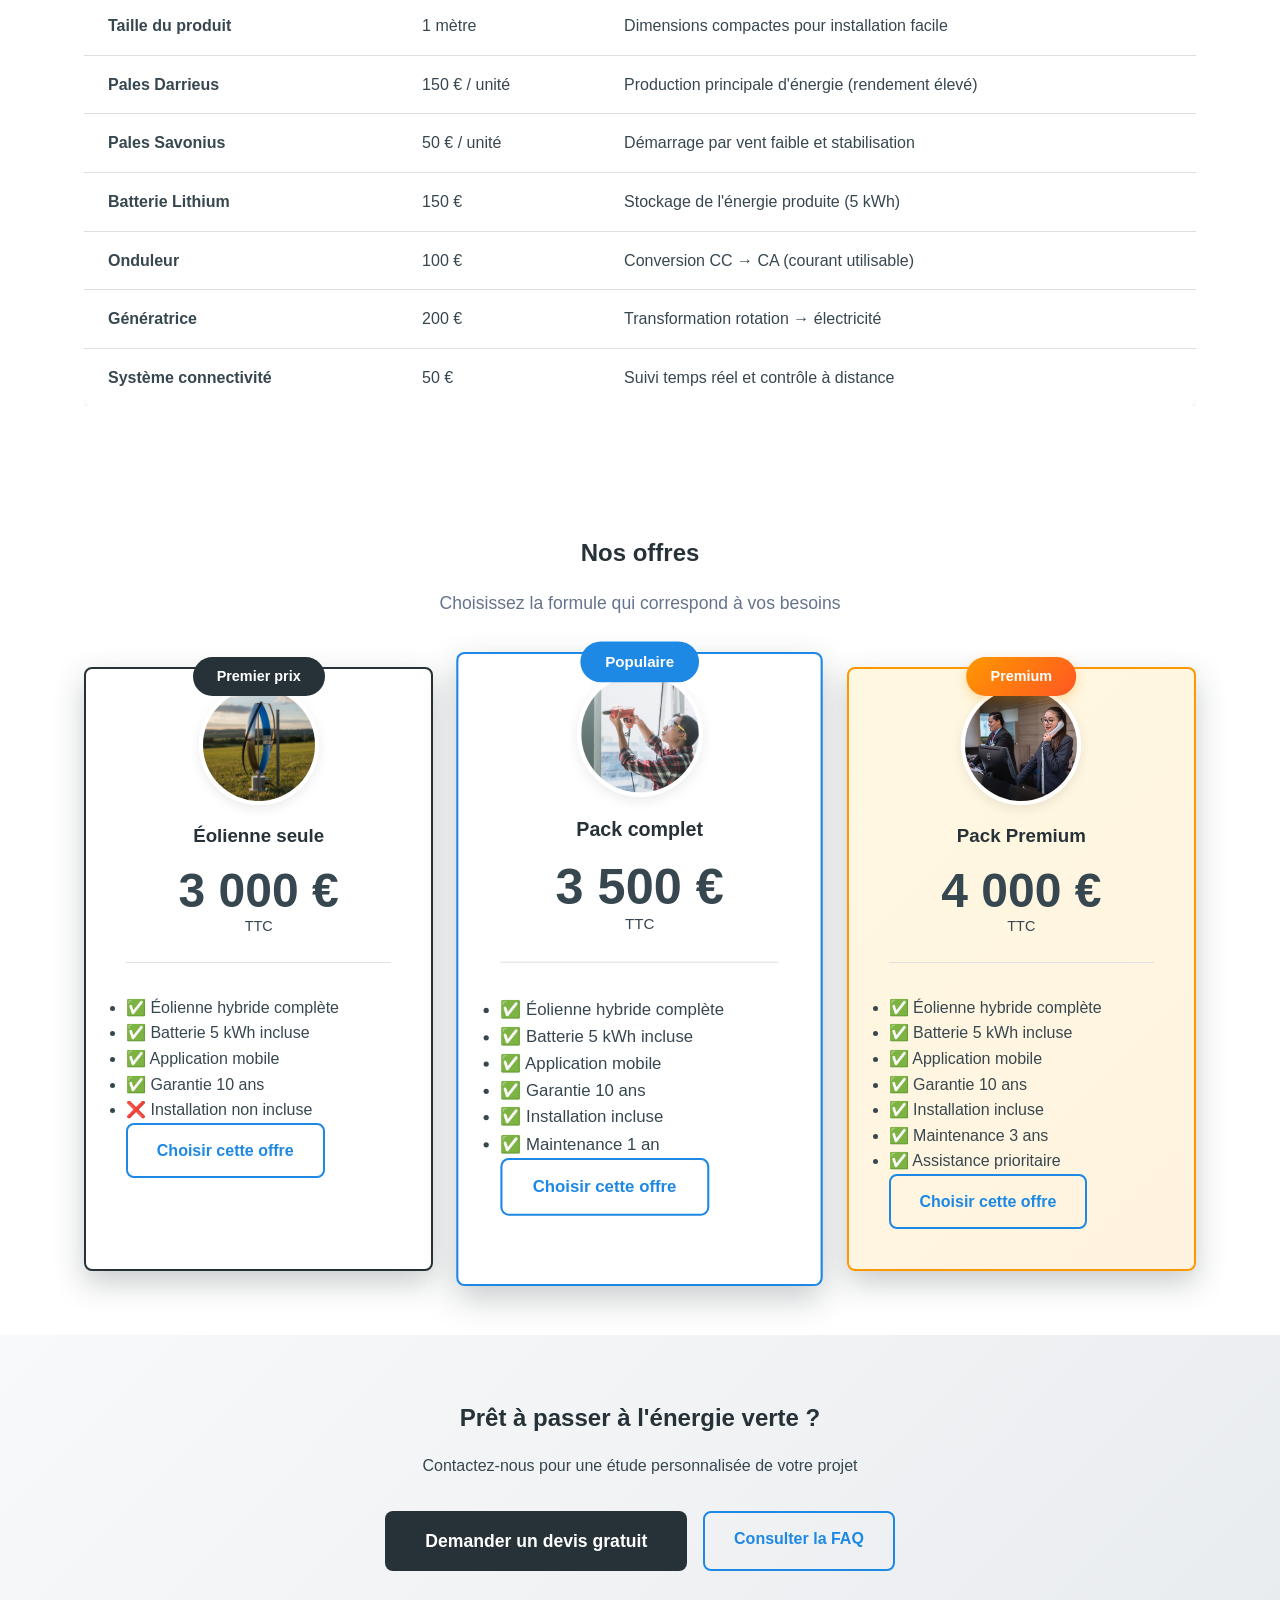
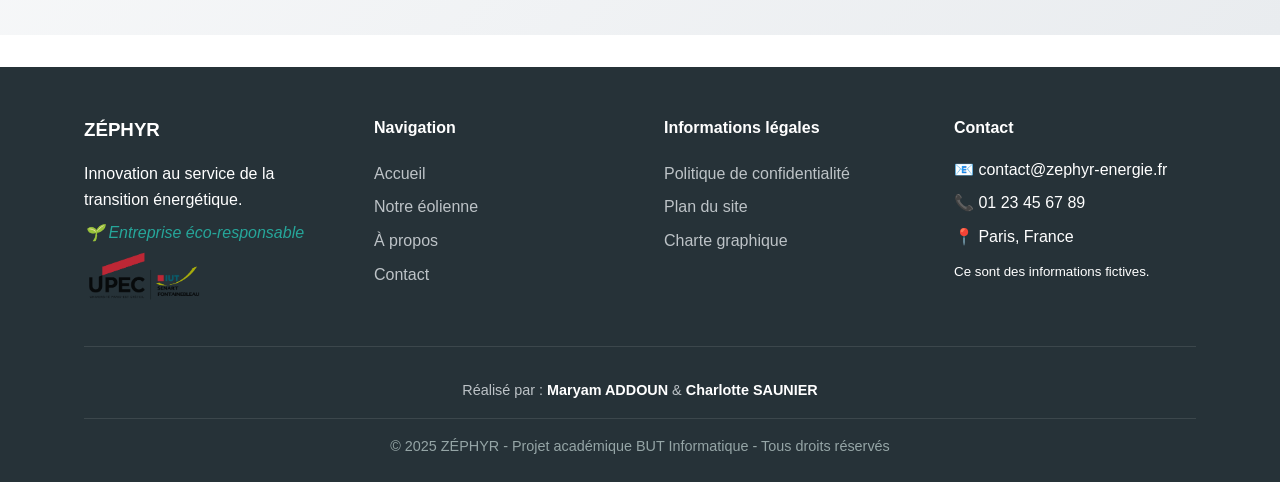
<file: product.html>
<!DOCTYPE html>  <!--page produit complete -->
<html lang="fr">
<head>
    <meta charset="UTF-8">
    <meta name="viewport" content="width=device-width, initial-scale=1.0">
    <title>Notre Éolienne Hybride | ZÉPHYR</title>
    <meta name="description" content="Découvrez notre éolienne hybride Savonius-Darrieus, conçue pour les particuliers. Technologie innovante, performances optimales.">
    <link rel="stylesheet" href="css/style.css">
    <link rel="stylesheet" href="css/product.css">
    <link rel="icon" href="img/favicon.ico">
</head>
<body>
    <!-- En-tête du site : navigation principale avec menu responsive, logo et bouton mode éco -->
    <header>
        <div class="container">
            <a href="index.html" class="logo">
    <img src="img/zephyr.png" alt="Logo ZÉPHYR - L'énergie du vent réinventée" class="logo-img">
</a>

            <nav aria-label="Navigation principale">
                <button class="menu-toggle" aria-label="Ouvrir le menu" aria-expanded="false">
        <span class="hamburger"></span>
    </button>
                <ul class="nav-menu">
                    <li><a href="index.html">Accueil</a></li>
                    <li><a href="product.html" aria-current="page">Notre éolienne</a></li>
                    <li><a href="about.html">À propos</a></li>
                    <li><a href="contact.html">Contact</a></li>
                </ul>

                <button id="eco-mode" class="eco-btn" aria-label="Activer le mode éco-responsable">
                    🌱 Mode Éco
                </button>
            </nav>
            <div class="nav-overlay"></div>
        </div>
    </header>

    <!-- Contenu principal de la page produit : présentation détaillée de l'éolienne hybride ZÉPHYR -->
    <main>
        <!-- Section héros produit : introduction avec titre, description, statistiques clés et caractéristiques principales -->
        <section class="product-hero">
            <div class="container">
                <div class="product-hero-content">
                    <div class="product-hero-text">
                        <h1>L'éolienne hybride pour votre maison</h1>
                        <p class="product-subtitle">
                            Combinez les technologies Savonius et Darrieus avec notre éolienne hybride. 
                            Une solution complète pour réduire votre facture d'électricité jusqu'à <strong>70%</strong>.
                        </p>
                        <a href="contact.html" class="btn btn-primary btn-large">Demander un devis gratuit -></a>
                    </div>
                    <div class="product-hero-stats">
                        <div class="stat-card">
                            <div class="stat-number">70%</div>
                            <div class="stat-label">D'économies</div>
                        </div>
                        <div class="stat-card">
                            <div class="stat-number">10 ans</div>
                            <div class="stat-label">Garantie</div>
                        </div>
                        <div class="stat-card">
                            <div class="stat-number">500+</div>
                            <div class="stat-label">Installations</div>
                        </div>
                    </div>
                </div>

                <!-- caractéristique principal du produit, sous section hero -->
                <div class="product-features">
                    <div class="feature-tag">
                        <span class="feature-icon">🔇</span>
                        <span>Silencieux</span>
                    </div>
                    <div class="feature-tag highlight">
                        <span class="feature-icon">🌀</span>
                        <span>Hybride Savonius-Darrieus</span>
                    </div>
                    <div class="feature-tag">
                        <span class="feature-icon">⚡</span>
                        <span>Autonome</span>
                    </div>
                </div>
            </div>
        </section>

        <!-- Section détails technologiques : explication de l'innovation hybride Savonius-Darrieus avec grille d'avantages -->
        <section class="product-details section">
            <div class="container">
                <div class="section-header">
                    <h2>Une technologie brevetée</h2>
                    <p class="section-subtitle">
                        Découvrez l'innovation ZÉPHYR : l'hybridation unique des éoliennes Savonius et Darrieus 
                        pour une production optimale en toutes conditions.
                    </p>
                </div>

                <div class="details-grid">
                    <div class="detail-card">
                        <div class="detail-icon">🌀</div>
                        <h3>Savonius : Faible vent</h3>
                        <p>Démarrage dès 2 m/s, fonctionnement même avec des vents légers</p>
                    </div>
                    <div class="detail-card">
                        <div class="detail-icon">💨</div>
                        <h3>Darrieus : Rendement élevé</h3>
                        <p>Production maximale d'énergie grâce à son aérodynamisme avancé</p>
                    </div>
                    <div class="detail-card">
                        <div class="detail-icon">🔋</div>
                        <h3>Batterie intelligente</h3>
                        <p>Stockage 5 kWh avec gestion optimisée de l'énergie</p>
                    </div>
                    <div class="detail-card">
                        <div class="detail-icon">📱</div>
                        <h3>Application connectée</h3>
                        <p>Suivi en temps réel, contrôle à distance, optimisation automatique</p>
                    </div>
                </div>
            </div>
        </section>

        <!-- Section composants : tableau détaillé de la composition de l'éolienne ZÉPHYR H500 avec descriptions et prix -->
        <section class="components-section section bg-light">
            <div class="container">
                <h2>Composition de l'éolienne ZÉPHYR H500</h2>
                <div class="components-table">
                    <table>
                        <thead>
                            <tr>
                                <th>Composant</th>
                                <th>Description</th>
                                <th>Fonction</th>
                            </tr>
                        </thead>
                        <tbody>
                             <tr>
                                <td><strong>Taille du produit</strong></td>
                                <td>1 mètre</td>
                                <td>Dimensions compactes pour installation facile</td>
                            </tr>
                            <tr>
                                <td><strong>Pales Darrieus</strong></td>
                                <td>150 € / unité</td>
                                <td>Production principale d'énergie (rendement élevé)</td>
                            </tr>
                            <tr>
                                <td><strong>Pales Savonius</strong></td>
                                <td>50 € / unité</td>
                                <td>Démarrage par vent faible et stabilisation</td>
                            </tr>
                            <tr>
                                <td><strong>Batterie Lithium</strong></td>
                                <td>150 €</td>
                                <td>Stockage de l'énergie produite (5 kWh)</td>
                            </tr>
                            <tr>
                                <td><strong>Onduleur</strong></td>
                                <td>100 €</td>
                                <td>Conversion CC → CA (courant utilisable)</td>
                            </tr>
                            <tr>
                                <td><strong>Génératrice</strong></td>
                                <td>200 €</td>
                                <td>Transformation rotation → électricité</td>
                            </tr>
                            <tr>
                                <td><strong>Système connectivité</strong></td>
                                <td>50 €</td>
                                <td>Suivi temps réel et contrôle à distance</td>
                            </tr>
                        </tbody>
                    </table>
                </div>
            </div>
        </section>

<!-- Section tarifs : présentation des trois offres commerciales avec cartes comparatives -->
<section class="pricing-section section">
    <div class="container">
        <div class="section-header">
            <h2>Nos offres</h2>
            <p class="section-subtitle">
                Choisissez la formule qui correspond à vos besoins</p>
        </div>

        <div class="pricing-cards">
            <!-- Carte 1 : Éolienne seule -->
         <div class="pricing-card">
            <div class="basic-badge">Premier prix</div>
    <div class="card-image">
        <img src="img/eolienne.png" alt="Éolienne seule, prête à être installée">
         <div class="image-caption">Image générée par IA gémini</div>
    </div>
    <div class="pricing-header">
        <h3>Éolienne seule</h3>
        <div class="price">3 000 €</div>
        <p class="price-note">TTC</p>
    </div>
                <ul class="pricing-features">
                    <li>✅ Éolienne hybride complète</li>
                    <li>✅ Batterie 5 kWh incluse</li>
                    <li>✅ Application mobile</li>
                    <li>✅ Garantie 10 ans</li>
                    <li>❌ Installation non incluse</li>
                </ul>
                <a href="contact.html" class="btn btn-outline">Choisir cette offre</a>
            </div>

            <!-- Carte 2 : Pack complet (Populaire) -->
            <div class="pricing-card popular">
            <div class="popular-badge">Populaire</div>
            <div class="card-image">
            <img src="img/populaire.jpg" alt="Pack complet avec installation">
            <div class="image-caption">Source Image droit d'auteur : Pixabay</div>
            </div>
             <div class="pricing-header">
        <h3>Pack complet</h3>
        <div class="price">3 500 €</div>
        <p class="price-note">TTC</p>
    </div>
                <ul class="pricing-features">
                    <li>✅ Éolienne hybride complète</li>
                    <li>✅ Batterie 5 kWh incluse</li>
                    <li>✅ Application mobile</li>
                    <li>✅ Garantie 10 ans</li>
                    <li>✅ Installation incluse</li>
                    <li>✅ Maintenance 1 an</li>
                </ul>
                <a href="contact.html" class="btn btn-outline">Choisir cette offre</a>
            </div>

            <!-- Carte 3 : Pack premium -->
      <div class="pricing-card premium">
    <div class="premium-badge">Premium</div>
    <div class="card-image">
        <img src="img/prenium.jpg" alt="Pack premium avec assistance prioritaire">
         <div class="image-caption">Source Image droit d'auteur : Pixabay</div>
    </div>
     <div class="pricing-header">
        <h3>Pack Premium</h3>
        <div class="price">4 000 €</div>
        <p class="price-note">TTC</p>
    </div>
                <ul class="pricing-features">
                    <li>✅ Éolienne hybride complète</li>
                    <li>✅ Batterie 5 kWh incluse</li>
                    <li>✅ Application mobile</li>
                    <li>✅ Garantie 10 ans</li>
                    <li>✅ Installation incluse</li>
                    <li>✅ Maintenance 3 ans</li>
                    <li>✅ Assistance prioritaire</li>
                </ul>
                <a href="contact.html" class="btn btn-outline">Choisir cette offre</a>
            </div>
        </div>
    </div>
</section>

        <!-- Section appel à l'action : invitation à contacter pour devis personnalisé -->
        <section class="cta-section section">
            <div class="container">
                <h2>Prêt à passer à l'énergie verte ?</h2>
                <p>Contactez-nous pour une étude personnalisée de votre projet</p>
                <div class="cta-buttons">
                    <a href="contact.html" class="btn btn-primary btn-large">Demander un devis gratuit</a>
                    <a href="contact.html#faq" class="btn btn-outline">Consulter la FAQ</a>
                </div>
            </div>
        </section>
    </main>

<!-- Pied de page : informations de contact, navigation secondaire, mentions légales et crédits -->
<footer>
    <div class="container">
        <div class="footer-grid">
            <div class="footer-col">
                <h3>ZÉPHYR</h3>
                <p>Innovation au service de la transition énergétique.</p>
                <p class="eco-badge">🌱 Entreprise éco-responsable</p>
                
                <!-- Logo IUT -->
                <div class="iut-logo">
                    <img src="img/logo.png" alt="Logo IUT" class="iut-logo-img">
                </div>
            </div>
            
            <div class="footer-col">
                <h4>Navigation</h4>
                <ul>
                    <li><a href="index.html">Accueil</a></li>
                    <li><a href="product.html">Notre éolienne</a></li>
                    <li><a href="about.html">À propos</a></li>
                    <li><a href="contact.html">Contact</a></li>
                </ul>
            </div>
            
            <div class="footer-col">
                <h4>Informations légales</h4>
                <ul>
        
                    <li><a href="confidentialite.html">Politique de confidentialité</a></li>         
                    <li><a href="plansite.html">Plan du site</a></li>
                    <li><a href="charte-graphique.html">Charte graphique</a></li>
                </ul>
            </div>
            
            <div class="footer-col">
                <h4>Contact</h4>
                <address>
                    <p>📧 contact@zephyr-energie.fr</p>
                    <p>📞 01 23 45 67 89</p>
                    <p>📍 Paris, France</p>
                    <p><small>Ce sont des informations fictives.</small></p>
                </address>
            </div>
        </div>
        
        <!-- Signatures et copyright -->
        <div class="footer-bottom">
            <div class="signatures">
                <p>Réalisé par : <strong>Maryam ADDOUN</strong> & <strong>Charlotte SAUNIER</strong></p>
            </div>
            <p>&copy; 2025 ZÉPHYR - Projet académique BUT Informatique - Tous droits réservés</p>
        </div>
    </div>
</footer>
<!-- BOUTON HAUT DE PAGE -->
    <img id="back-to-top" src="img/fleche.png" alt="Retour en haut">

<!-- Inclusion du script JavaScript pour les interactions dynamiques : menu burger, mode éco et bouton retour en haut -->
    <script src="js/script.js"></script>
</body>
</html>
</file>
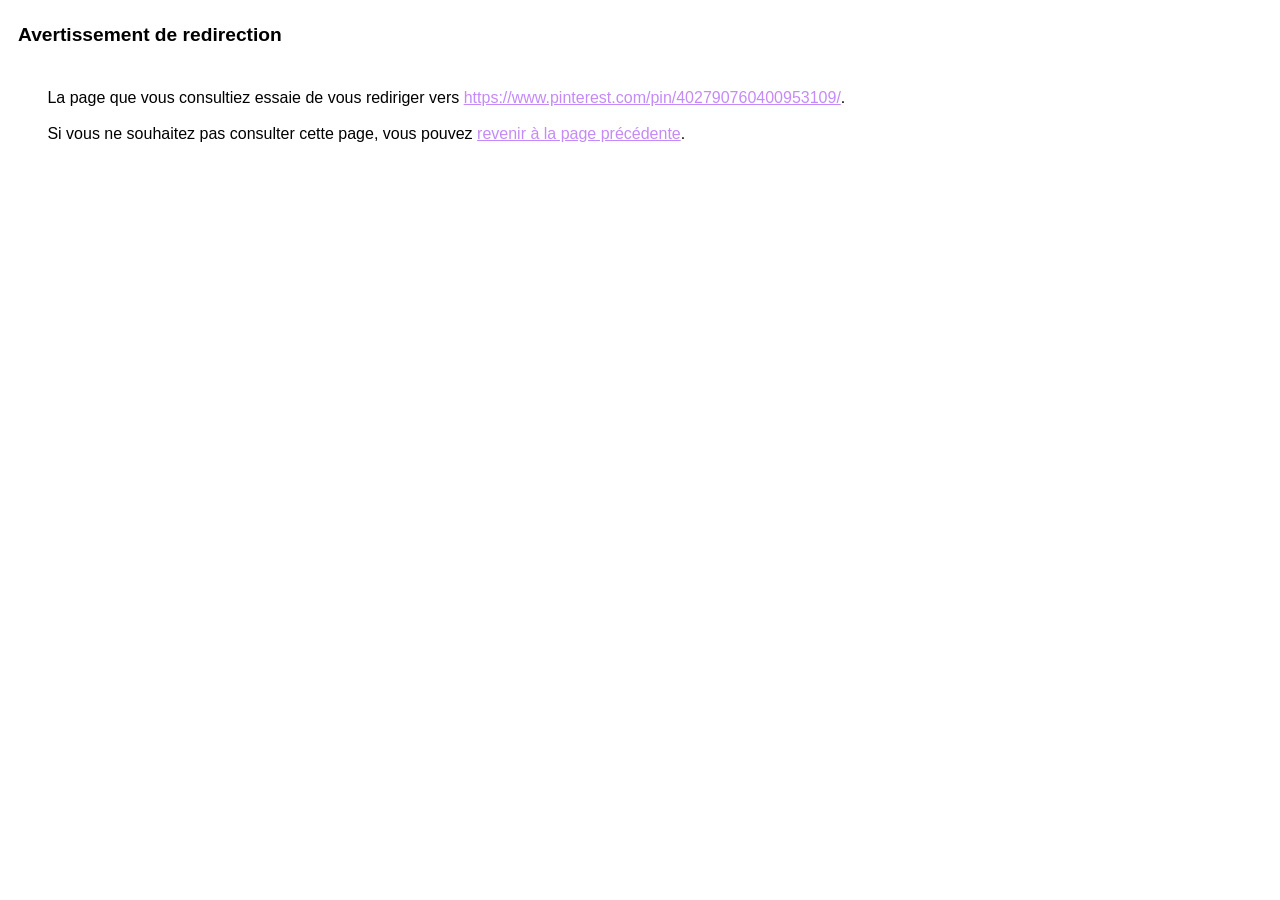
<file: img/url.htm>
<html lang="fr"><head><meta http-equiv="Content-Type" content="text/html; charset=UTF-8"><title>Avertissement de redirection</title><style>body,div,a{font-family:Arial,sans-serif}body{background-color:var(--xhUGwc);margin-top:3px}div{color:var(--YLNNHc)}a:link{color:#c58af9}a:visited{color:#c58af9}a:active{color:#ff7769}div.mymGo{border-top:1px solid var(--gS5jXb);border-bottom:1px solid var(--gS5jXb);background:var(--aYn2S);margin-top:1em;width:100%}div.aXgaGb{padding:0.5em 0;margin-left:10px}div.fTk7vd{margin-left:35px;margin-top:35px}</style></head><body><div class="mymGo"><div class="aXgaGb"><font style="font-size:larger"><b>Avertissement de redirection</b></font></div></div><div class="fTk7vd">&nbsp;La page que vous consultiez essaie de vous rediriger vers <a href="https://www.pinterest.com/pin/402790760400953109/">https://www.pinterest.com/pin/402790760400953109/</a>.<br><br>&nbsp;Si vous ne souhaitez pas consulter cette page, vous pouvez <a href="#" id="tsuid_tPdlaYjINamrkdUPsLOL6AI_1">revenir à la page précédente</a>.<script nonce="2om3dbYinsi9ex_ojRm8XA">(function(){var id='tsuid_tPdlaYjINamrkdUPsLOL6AI_1';(function(){document.getElementById(id).onclick=function(){window.history.back();return!1};}).call(this);})();(function(){var id='tsuid_tPdlaYjINamrkdUPsLOL6AI_1';var ct='originlink';var oi='unauthorizedredirect';(function(){document.getElementById(id).onmousedown=function(){var b=document&&document.referrer,a="encodeURIComponent"in window?encodeURIComponent:escape,c="";b&&(c=a(b));(new Image).src="/url?sa=T&url="+c+"&oi="+a(oi)+"&ct="+a(ct);return!1};}).call(this);})();</script><br><br><br></div></body></html>
</file>
<file: css/style.css>
/* ===== VARIABLES CSS ===== */
/* Définition des variables CSS pour la charte graphique du site ZÉPHYR */
/* Ces variables permettent une maintenance facile des couleurs et dimensions */
:root {
    --primary: #1e88e5;        /* Bleu principal pour boutons et accents */
    --primary-dark: #1565c0;   /* Version plus foncée du bleu pour hover */
    --secondary: #26a69a;      /* Vert secondaire pour éléments complémentaires */
    --dark: #263238;           /* Gris foncé pour textes principaux */
    --light: #f5f7fa;          /* Gris clair pour fonds secondaires */
    --text: #37474f;           /* Couleur de texte par défaut */
    --border: #e0e0e0;         /* Couleur des bordures */
    --shadow: 0 4px 12px rgba(0, 0, 0, 0.08); /* Ombre douce pour cartes */
    --radius: 8px;             /* Rayon de bordure pour éléments arrondis */
}

/* ===== RESET & BASE ===== */
* {
    margin: 0;
    padding: 0;
    box-sizing: border-box;
}

html {
    scroll-behavior: smooth; /* Défilement doux pour les ancres */
}

body {
    font-family: 'Segoe UI', Tahoma, Geneva, Verdana, sans-serif; /* Police moderne et lisible */
    line-height: 1.6; /* Améliore la lisibilité du texte */
    color: var(--text); /* Couleur de texte par défaut */
    background-color: #fff; /* Fond blanc pour le site */
}

.container {
    width: 90%; /* Largeur responsive */
    max-width: 1200px; /* Largeur maximale pour desktop */
    margin: 0 auto; /* Centrage horizontal */
    padding: 0 20px; /* Espacement intérieur */
}

/* ===== HEADER ===== */
/* Styles pour l'en-tête du site : logo, navigation et bouton mode éco */
header {
    background: white;
    box-shadow: var(--shadow);
    position: sticky;
    top: 0;
    z-index: 1000;
    padding: 0;
    border-bottom: none;
}

header .container {
    display: flex;
    justify-content: space-between;
    align-items: center;
    padding: 1rem 0;
}

/*  LOGO */
.logo {
    text-decoration: none;
    display: flex;
    align-items: center;
}

.logo-img {
    height: 110px;
    width: auto;
}



.logo-title {
    display: none;
}

.tagline {
    display: none;
}

nav {
    display: flex;
    align-items: center;
    gap: 1rem;
}

/* Menu de navigation principal */
.nav-menu {
    display: flex;
    list-style: none;
    gap: 2rem;
    margin: 0;
    padding: 0;
}

.nav-menu a {
    text-decoration: none;
    color: var(--text);
    font-weight: 600;
    padding: 0.5rem 0;
    position: relative;
    transition: color 0.3s;
}

.nav-menu a[aria-current="page"] {
    color: var(--primary);
}

.nav-menu a[aria-current="page"]::after {
    content: '';
    position: absolute;
    bottom: 0;
    left: 0;
    width: 100%;
    height: 2px;
    background: var(--primary);
}

.eco-btn {
    background: var(--secondary);
    color: white;
    border: none;
    padding: 0.5rem 1rem;
    border-radius: var(--radius);
    cursor: pointer;
    font-weight: 500;
    transition: background 0.3s;
}

.eco-btn:hover {
    background: #1f8b7f;
}

/* ===== MAIN CONTENT ===== */
main {
    min-height: 70vh;
    padding: 2rem 0;
}

section {
    margin-bottom: 3rem;
}

h1, h2, h3, h4, h5, h6 {
    color: var(--dark);
    margin-bottom: 1rem;
}

/* ===== BOUTONS COMMUNS ===== */
.btn {
    display: inline-block;
    padding: 0.8rem 1.8rem;
    border-radius: var(--radius);
    text-decoration: none;
    font-weight: 600;
    transition: all 0.3s;
    text-align: center;
    border: none;
    cursor: pointer;
    font-family: inherit;
}

.btn-primary {
    background: var(--dark);
    color: white;
}

.btn-primary:hover {
    background: #1c2833;
    transform: translateY(-2px);
    box-shadow: var(--shadow);
}

.btn-secondary {
    background: var(--secondary);
    color: white;
}

.btn-secondary:hover {
    background: #1f8b7f;
    transform: translateY(-2px);
    box-shadow: var(--shadow);
}

.btn-outline {
    border: 2px solid var(--primary);
    color: var(--primary);
    background: transparent;
}

.btn-outline:hover {
    background: var(--primary);
    color: white;
}

.btn-large {
    padding: 1rem 2.5rem;
    font-size: 1.1rem;
}

/* ===== FOOTER ===== */
/* Pied de page avec liens de navigation et informations légales */
footer {
    background: var(--dark);
    color: white;
    padding: 3rem 0 1.5rem;
    margin-top: 0;
}

.footer-grid {
    display: grid;
    grid-template-columns: repeat(auto-fit, minmax(200px, 1fr));
    gap: 3rem;
    margin-bottom: 2rem;
}

.footer-col h3,
.footer-col h4 {
    margin-bottom: 1rem;
    color: white;
}

.footer-col ul {
    list-style: none;
    padding: 0;
    margin: 0;
}

.footer-col a {
    color: #bdc3c7;
    text-decoration: none;
    display: block;
    padding: 0.25rem 0;
    transition: color 0.3s;
}

.footer-col a:hover {
    color: white;
}

address p {
    margin-bottom: 0.5rem;
    font-style: normal;
}

.eco-badge {
    color: var(--secondary);
    font-style: italic;
    margin-top: 0.5rem;
}

.footer-bottom {
    text-align: center;
    padding-top: 2rem;
    border-top: 1px solid rgba(255, 255, 255, 0.1);
    color: #95a5a6;
    font-size: 0.9rem;
}

/* ===== SECTIONS GÉNÉRALES ===== */
.section {
    padding: 4rem 0;
    margin-bottom: 0;
}

.section-header {
    text-align: center;
    max-width: 800px;
    margin: 0 auto 3rem;
}

.section-badge {
    display: inline-block;
    background: var(--primary);
    color: white;
    padding: 0.5rem 1.5rem;
    border-radius: 50px;
    font-size: 0.9rem;
    font-weight: 600;
    letter-spacing: 1px;
    margin-bottom: 1rem;
}

.section-subtitle {
    font-size: 1.1rem;
    color: #64748b;
    line-height: 1.7;
    margin-top: 1rem;
}

/* ===== CTA SECTION ===== */
.cta-section {
    text-align: center;
    background: linear-gradient(135deg, #f8f9fa, #e9ecef);
}

.cta-buttons {
    display: flex;
    gap: 1rem;
    justify-content: center;
    margin-top: 2rem;
    flex-wrap: wrap;
}

/* ===== MODE ÉCO ===== */
.eco-mode {
    filter: grayscale(20%);
}

.eco-mode .avantage-card,
.eco-mode .hero-section,
.eco-mode .cta-section {
    animation: none !important;
}

.eco-mode img {
    filter: grayscale(30%);
}

/* ===== RESPONSIVE COMMUN ===== */
@media (max-width: 768px) {
    .nav-menu {
        display: none;
    }
    
    .hero-title {
        font-size: 2rem;
    }
    
    .hero-actions,
    .cta-buttons {
        flex-direction: column;
        align-items: center;
    }
    
    .footer-grid {
        grid-template-columns: 1fr;
        gap: 2rem;
    }
    
    header .container {
        flex-direction: column;
        gap: 1rem;
        text-align: center;
    }
    
    nav {
        width: 100%;
        justify-content: center;
    }
    
    .eco-btn {
        margin-top: 0.5rem;
        width: 100%;
        max-width: 200px;
    }
}

@media (max-width: 480px) {
    .section-badge {
        font-size: 0.8rem;
        padding: 0.4rem 1.2rem;
    }
    
    .hero-section {
        padding: 3rem 0;
    }
    
    .section {
        padding: 3rem 0;
    }
}
/* ===== BOUTON HAUT DE PAGE (IMAGE SEULE) ===== */
/* ===== BOUTON HAUT DE PAGE (IMAGE SEULE) ===== */
#back-to-top {
    position: fixed;
    bottom: 20px;
    left: 20px;

    width: 48px;
    height: auto;

    cursor: pointer;
    z-index: 1000;

    background: none;
    border: none;
}

/* Hover léger */
#back-to-top:hover {
    transform: translateY(-5px);
    opacity: 0.85;
    transition: transform 0.3s ease, opacity 0.3s ease;
}

/* ===== LOGO IUT DANS FOOTER ===== */
.iut-logo-img {
    max-width: 120px;
    height: auto;
    opacity: 0.8;
    transition: opacity 0.3s;
}

/* ===== SIGNATURES ===== */
.signatures {
    margin-bottom: 1rem;
    padding-bottom: 1rem;
    border-bottom: 1px solid rgba(255, 255, 255, 0.1);
}

.signatures p {
    color: #bdc3c7;
    font-size: 0.9rem;
    text-align: center;
}

.signatures strong {
    color: white;
    font-weight: 600;
}
/* ===== MENU BURGER ===== */
.menu-toggle {
    display: none; /* Caché sur desktop */
    background: none;
    border: none;
    cursor: pointer;
    padding: 10px;
    z-index: 1002; /* Augmente le z-index */
    position: relative;
    width: 40px;
    height: 40px;
    justify-content: center;
    align-items: center;
}

/* Les trois traits du burger */
.hamburger {
    display: block;
    width: 24px;
    height: 2px;
    background: var(--dark);
    position: relative;
    transition: all 0.3s ease;
}

.hamburger::before,
.hamburger::after {
    content: '';
    position: absolute;
    width: 24px;
    height: 2px;
    background: var(--dark);
    left: 0;
    transition: all 0.3s ease;
}

.hamburger::before {
    top: -8px;
}

.hamburger::after {
    top: 8px;
}

/* Animation en croix quand ouvert */
.menu-toggle.active .hamburger {
    background: transparent;
}

.menu-toggle.active .hamburger::before {
    top: 0;
    transform: rotate(45deg);
}

.menu-toggle.active .hamburger::after {
    top: 0;
    transform: rotate(-45deg);
}

/* SUR MOBILE SEULEMENT */
@media (max-width: 768px) {
    .menu-toggle {
        display: flex; /* Visible sur mobile */
    }
    
    .nav-menu {
        display: flex !important; /* Force l'affichage */
        position: fixed;
        top: 0;
        right: -100%; /* Caché à droite */
        width: 280px;
        height: 100vh;
        background: white;
        flex-direction: column;
        padding: 100px 30px 30px;
        box-shadow: -5px 0 25px rgba(0, 0, 0, 0.15);
        transition: right 0.4s cubic-bezier(0.77, 0, 0.175, 1);
        z-index: 1001;
        margin: 0;
        gap: 10px;
        overflow-y: auto;
    }
    
    /* Menu ouvert */
    .nav-menu.active {
        right: 0 !important; /* Fait glisser depuis la droite */
    }
    
    /* Overlay sombre derrière le menu */
    .nav-overlay {
        display: none;
        position: fixed;
        top: 0;
        left: 0;
        width: 100%;
        height: 100%;
        background: rgba(0, 0, 0, 0.5);
        z-index: 1000;
        opacity: 0;
        transition: opacity 0.3s;
    }
    
    .nav-overlay.active {
        display: block;
        opacity: 1;
    }
    
    /* Style des liens */
    .nav-menu li {
        width: 100%;
        margin: 5px 0;
    }
    
    .nav-menu a {
        display: block;
        padding: 15px 20px;
        border-radius: 10px;
        transition: all 0.3s;
        font-size: 1.1rem;
        font-weight: 500;
        color: var(--dark);
        text-align: left;
    }
    
    .nav-menu a:hover {
        background: #f0f7ff;
        transform: translateX(5px);
    }
    
    .nav-menu a[aria-current="page"] {
        background: var(--primary);
        color: white !important;
        font-weight: 600;
    }
    
    /* Organisation du header sur mobile */
    header .container {
        display: flex;
        justify-content: space-between;
        align-items: center;
        flex-wrap: nowrap;
        padding: 1rem 0;
    }
    
    .logo {
        flex: 1;
    }
    
    nav {
        display: flex;
        align-items: center;
        gap: 15px;
        order: 2;
    }
    
    #eco-mode {
        order: 1;
        margin: 0;
    }
}

/* CHARTE GRAPHIQUE */
.charte-hero {
    background: linear-gradient(135deg, var(--primary) 0%, var(--secondary) 100%);
    color: white;
    text-align: center;
    padding: 4rem 0;
}

.charte-hero h1 {
    color: white;
    margin-bottom: 1rem;
}

.charte-hero .section-subtitle {
    color: rgba(255, 255, 255, 0.9);
    max-width: 600px;
    margin: 0 auto;
}

.charte-content {
    padding: 3rem 0;
}

.charte-grid {
    display: grid;
    grid-template-columns: 1fr;
    gap: 2rem;
}

.charte-section {
    background: white;
    padding: 2rem;
    border-radius: var(--radius);
    box-shadow: var(--shadow);
}

.charte-section.small {
    padding: 1rem;
}

.charte-section.large {
    grid-column: span 1;
}

@media (min-width: 768px) {
    .charte-grid {
        grid-template-columns: repeat(2, 1fr);
    }
    
    .charte-section.large {
        grid-column: span 2;
    }
}

.charte-section h2 {
    color: var(--primary);
    margin-bottom: 1rem;
    border-bottom: 2px solid var(--secondary);
    padding-bottom: 0.5rem;
}

.colors-grid {
    display: grid;
    grid-template-columns: repeat(auto-fit, minmax(120px, 1fr));
    gap: 1rem;
    margin-top: 1.5rem;
}

@media (max-width: 480px) {
    .colors-grid {
        grid-template-columns: repeat(2, 1fr);
    }
}

.color-item {
    text-align: center;
}

.color-sample {
    width: 100%;
    height: 80px;
    border-radius: var(--radius);
    margin-bottom: 0.5rem;
    border: 2px solid var(--border);
}

.color-info {
    font-size: 0.9rem;
    color: var(--text);
}

.fonts-info {
    margin-top: 1.5rem;
}

.font-item {
    margin-bottom: 1.5rem;
}

.font-example {
    font-size: 1.2rem;
    margin: 0.5rem 0;
    padding: 0.5rem;
    background: var(--light);
    border-radius: var(--radius);
}

.logos-grid {
    display: grid;
    grid-template-columns: repeat(auto-fit, minmax(150px, 1fr));
    gap: 1rem;
    margin-top: 1.5rem;
}

.logo-item {
    text-align: center;
}

.logo-display {
    max-width: 100px;
    height: auto;
    margin-bottom: 0.5rem;
}

.charte-section ul {
    list-style: none;
    padding: 0;
}

.charte-section li {
    margin-bottom: 0.5rem;
    padding: 0.5rem 0;
    border-bottom: 1px solid var(--border);
}

.charte-section li:last-child {
    border-bottom: none;
}

/* ===== BOUTON HAUT DE PAGE (IMAGE) ===== */
#back-to-top {
    position: fixed;
    bottom: 20px;
    right: 20px;
    left: auto; /*g enlever leventualité quil e ùmette a gauche*/

    width: 48px;
    height: 48px;

    background: none;
    border: none;
    cursor: pointer;

    z-index: 1000;
    padding: 0;
}

#back-to-top img {
    width: 100%;
    height: auto;
    transition: transform 0.3s ease, opacity 0.3s ease;
}

#back-to-top:hover img {
    transform: translateY(-5px);
    opacity: 0.85;
}
</file>
<file: css/index.css>
/* ===== HERO COMPACT ET ÉQUILIBRÉ ===== */
/* Section principale de la page d'accueil, avec gradient et mise en avant du texte */
.hero-section {
    background: linear-gradient(135deg, 
        #e8f5e9 0%,     /* Vert très clair pour un effet doux */
        #e1f5fe 25%,    /* Bleu très clair rappelant le ciel */
        #f1f8e9 50%,    /* Vert-jaune clair pour la légèreté */
        #e3f2fd 75%,    /* Bleu clair subtil */
        #f0f4c3 100%    /* Vert lime clair pour la transition finale */
    );
    color: #1a237e;     /* Texte en bleu foncé pour un contraste optimal */
    padding: 4rem 0;    /* Espace vertical généreux autour de la section */
    margin-bottom: 0;
    position: relative;
    overflow: hidden;   /* Permet les effets visuels positionnés absolu */
}

/* ===== Effet de vent subtil avec pseudo-élément ===== */
.hero-section::before {
    content: '';
    position: absolute;
    top: 0; left: 0; right: 0; bottom: 0;
    background: 
        radial-gradient(circle at 20% 30%, rgba(134, 173, 149, 0.1) 0%, transparent 40%),
        radial-gradient(circle at 80% 70%, rgba(30, 136, 229, 0.1) 0%, transparent 40%);
    animation: windMove 15s infinite alternate; /* Animation continue simulant un léger vent */
}

/* Animation des gradients pour créer un effet de mouvement */
@keyframes windMove {
    0% {
        background-position: 0% 0%, 100% 100%;
    }
    100% {
        background-position: 10% 10%, 90% 90%;
    }
}

/* Container interne pour aligner texte et image côte à côte */
.hero-container {
    display: grid;
    grid-template-columns: 1fr 1fr; /* Deux colonnes égales */
    gap: 3rem;                      /* Espace entre texte et image */
    align-items: center;
    width: 100%;
    max-width: 1200px;
    margin: 0 auto;                 /* Centrage horizontal */
    padding: 0 2rem;
    position: relative;
    z-index: 2;                     /* S'assure que le contenu reste au-dessus de ::before */
}

/* Titre principal de la section Hero */
.hero-title {
    font-size: 2.8rem;
    font-weight: 700;
    margin-bottom: 1rem;
    line-height: 1.2;
    color: #1e88e5; /* Couleur principale bleue */
    position: relative;
}

/* Soulignement décoratif du titre */
.hero-title::after {
    content: '';
    position: absolute;
    bottom: -8px;
    left: 0;
    width: 80px;
    height: 3px;
    background: linear-gradient(90deg, #26a69a, #1e88e5); /* Dégradé dynamique */
    border-radius: 2px;
}

/* Sous-titre explicatif de la section Hero */
.hero-subtitle {
    font-size: 1.1rem;
    margin-bottom: 2rem;
    line-height: 1.5;
    color: #37474f; /* Gris bleu pour le contraste */
    font-weight: 400;
    max-width: 500px;
}

/* Image de l’éolienne dans le Hero */
.eolienne-hero {
    width: 100%;
    max-width: 450px;
    height: auto;
    border-radius: 12px;
    box-shadow: 
        0 15px 35px rgba(134, 173, 149, 0.2),
        0 5px 15px rgba(0, 0, 0, 0.08);
    filter: brightness(1.05) contrast(1.02); /* Légère correction visuelle */
    transition: transform 0.5s ease;
}

/* Animation au survol pour dynamiser l’image */
.eolienne-hero:hover {
    transform: translateY(-5px) rotate(1deg);
    box-shadow: 
        0 20px 40px rgba(134, 173, 149, 0.3),
        0 8px 20px rgba(0, 0, 0, 0.1);
}

/* ===== Boutons principaux ===== */
.btn-primary {
    background: linear-gradient(135deg, #26a69a, #1e88e5);
    color: white;
    border: none;
    padding: 0.9rem 2.2rem;
    border-radius: 8px;
    font-weight: 500;
    transition: all 0.3s ease;
    text-decoration: none;
    display: inline-flex;
    align-items: center;
    gap: 0.6rem;
}

/* Effet hover pour le bouton principal */
.btn-primary:hover {
    background: linear-gradient(135deg, #2bbbad, #2196f3);
    transform: translateY(-2px);
    box-shadow: 0 6px 20px rgba(38, 166, 154, 0.4);
}

/* Bouton secondaire avec contour */
.btn-secondary {
    background: transparent;
    color: #26a69a;
    border: 2px solid rgba(38, 166, 154, 0.3);
    padding: 0.9rem 2.2rem;
    border-radius: 8px;
    font-weight: 500;
    transition: all 0.3s ease;
    text-decoration: none;
    display: inline-flex;
    align-items: center;
    gap: 0.6rem;
}

.btn-secondary:hover {
    background: rgba(38, 166, 154, 0.05);
    border-color: #26a69a;
    transform: translateY(-2px);
}

/* ===== Responsive Hero ===== */
@media (max-width: 992px) {
    .hero-container {
        grid-template-columns: 1fr; /* Colonne unique sur tablette */
        text-align: center;
    }
    
    .hero-title::after {
        left: 50%;
        transform: translateX(-50%);
    }
    
    .hero-subtitle {
        margin-left: auto;
        margin-right: auto;
    }
    
    .eolienne-hero {
        max-width: 400px;
        margin: 0 auto;
    }
}

@media (max-width: 768px) {
    .hero-section { padding: 3rem 0; }
    .hero-title { font-size: 2.2rem; }
    .hero-subtitle { font-size: 1rem; }
}

/* ===== SECTION AVANTAGES ===== */
.avantages-section {
    background: linear-gradient(135deg, #f8fafc 0%, #e2e8f0 100%);
    padding: 5rem 0;
}

/* Grille des cartes d’avantages */
.avantages-grid {
    display: grid;
    grid-template-columns: repeat(auto-fit, minmax(280px, 1fr));
    gap: 2rem;
    margin-top: 3rem;
}

/* Carte individuelle */
.avantage-card {
    background: white;
    border-radius: 16px;
    padding: 2rem;
    text-align: center;
    box-shadow: 0 6px 20px rgba(0, 0, 0, 0.08);
    transition: all 0.3s ease;
    border: 1px solid rgba(0, 0, 0, 0.05);
    position: relative;
    overflow: hidden;
}

/* Ligne colorée au survol */
.avantage-card::before {
    content: '';
    position: absolute;
    top: 0; left: 0;
    width: 100%;
    height: 4px;
    background: linear-gradient(90deg, var(--primary), var(--secondary));
    opacity: 0;
    transition: opacity 0.3s;
}

.avantage-card:hover {
    transform: translateY(-8px);
    box-shadow: 0 12px 30px rgba(0, 0, 0, 0.12);
}

.avantage-card:hover::before { opacity: 1; }

/* Icone dans la carte */
.avantage-icon {
    font-size: 3rem;
    margin-bottom: 1.5rem;
    display: inline-block;
    transition: transform 0.3s;
}

.avantage-card:hover .avantage-icon { transform: scale(1.1); }

/* Titres et textes des cartes */
.avantage-card h3 {
    font-size: 1.3rem;
    margin-bottom: 1rem;
    color: var(--dark);
    font-weight: 600;
}

.avantage-card p {
    color: #64748b;
    line-height: 1.6;
    font-size: 0.95rem;
}

/* ===== Responsive Avantages ===== */
@media (max-width: 768px) {
    .avantages-grid {
        grid-template-columns: repeat(auto-fit, minmax(250px, 1fr));
        gap: 1.5rem;
    }
    .avantage-card { padding: 1.5rem; }
}

@media (max-width: 480px) {
    .avantages-grid { grid-template-columns: 1fr; }
}

/* ===== Crédit image IA ===== */
.image-credit-wrapper {
    position: relative;
    display: inline-block;
}

.image-credit {
    position: absolute;
    bottom: 10px;
    right: 10px;
    background: rgba(26, 35, 126, 0.85);
    color: #ffffff;
    font-size: 0.75rem;
    padding: 0.3rem 0.6rem;
    border-radius: 6px;
    opacity: 0;
    transform: translateY(5px);
    transition: opacity 0.3s ease, transform 0.3s ease;
    pointer-events: none;
}

/* Affiche le crédit au survol */
.image-credit-wrapper:hover .image-credit {
    opacity: 1;
    transform: translateY(0);
}
</file>
<file: css/about.css>
/* ===== HERO / STORYTELLING – CHARTE ZÉPHYR ===== */
section.storytelling-section {
    position: relative;
    padding: 5rem 1.5rem;
      background: linear-gradient(135deg, #f0f7ff 0%, #e3f2fd 100%);
    color: #37474f;
}

/* Carte centrale */
.storytelling-card {
    max-width: 900px;
    margin: 0 auto;
    padding: 3.5rem 3rem;
    background: #ffffff;
    border-radius: 20px;
    box-shadow: 0 20px 50px rgba(0, 0, 0, 0.08);
    text-align: center;
}

/* Icône / Orbe (version clean) */
.energy-orb {
    width: 80px;
    height: 80px;
    margin: 0 auto 2rem;
    border-radius: 50%;
    background: linear-gradient(
        135deg,
        var(--primary),
        var(--secondary)
    );
    opacity: 0.9;
}

/* Titre */
.storytelling-card h2 {
   font-size: 2.8rem;
    font-weight: 700;
    margin-bottom: 1rem;
    line-height: 1.2;
    color: #1e88e5; /* couleur primaire */
    position: relative;
}
/* Texte */
.storytelling-text {
    font-size: 1.15rem;
    line-height: 1.8;
    max-width: 720px;
    margin: 0 auto 2.5rem;
    color: #546e7a;
}

/* Valeurs / Tech grid */
.tech-grid {
    display: flex;
    justify-content: center;
    gap: 1rem;
    flex-wrap: wrap;
}

.tech-item {
    padding: 0.6rem 1.4rem;
    border-radius: 999px;
    background: rgba(38, 166, 154, 0.12);
    color: #004d40;
    font-weight: 600;
    border: 1px solid rgba(38, 166, 154,);
}

/* ===== ÉQUIPE FUTURISTE ===== */
.team-section {
    padding: 3rem 0;
    background: white;
    text-align: center;
}

.team-section h2 {
    font-size: 2rem;
    color: var(--dark);
    margin-bottom: 2rem;
    font-weight: 700;
}

.team-grid {
    display: grid;
    grid-template-columns: repeat(auto-fit, minmax(280px, 1fr));
    gap: 2rem;
    max-width: 700px;
    margin: 0 auto;
}

.team-card {
    background: linear-gradient(135deg, #ffffff 0%, #f8fafc 100%);
    border-radius: 15px;
    padding: 2rem;
    box-shadow: 
        0 8px 25px rgba(0, 0, 0, 0.06),
        inset 0 0 0 1px rgba(0, 0, 0, 0.03);
    transition: all 0.3s ease;
}

.team-card:hover {
    transform: translateY(-5px);
    box-shadow: 
        0 12px 35px rgba(0, 0, 0, 0.1),
        inset 0 0 0 1px rgba(30, 136, 229, 0.1);
}

.team-avatar {
    width: 80px;
    height: 80px;
    border-radius: 50%;
    margin: 0 auto 1rem;
    display: flex;
    align-items: center;
    justify-content: center;
    font-size: 1.8rem;
    font-weight: 600;
    color: white;
    border: 3px solid white;
    box-shadow: 0 5px 15px rgba(0, 0, 0, 0.1);
}

.team-avatar.cs {
    background: linear-gradient(135deg, var(--secondary), var(--primary));
}

.team-avatar.ma {
    background: linear-gradient(135deg, #86ad95, #6fa8ce);
}

.team-card h3 {
    font-size: 1.3rem;
    color: var(--dark);
    margin-bottom: 0.5rem;
}

.team-role {
    color: var(--primary);
    font-weight: 500;
    margin-bottom: 1rem;
    font-size: 0.95rem;
}

.team-skills {
    display: flex;
    flex-wrap: wrap;
    gap: 0.5rem;
    justify-content: center;
}

.team-skills span {
    background: rgba(134, 173, 149, 0.1);
    color: #86ad95;
    padding: 0.3rem 0.8rem;
    border-radius: 15px;
    font-size: 0.8rem;
    font-weight: 500;
}

/* Responsive */
@media (max-width: 768px) {
    .storytelling-section {
        padding: 2rem 1rem;
    }
    
    .storytelling-card {
        padding: 1.5rem;
    }
    
    .storytelling-card h2 {
        font-size: 1.6rem;
    }
    
    .storytelling-text {
        font-size: 1rem;
    }
    
    .energy-orb {
        width: 60px;
        height: 60px;
    }
    
    .tech-grid {
        grid-template-columns: repeat(2, 1fr);
        gap: 0.6rem;
    }
    
    .tech-item {
        font-size: 0.8rem;
        padding: 0.6rem;
    }
    
    .team-section {
        padding: 2rem 1rem;
    }
    
    .team-section h2 {
        font-size: 1.6rem;
    }
    
    .team-grid {
        grid-template-columns: 1fr;
        max-width: 300px;
    }
    
    .team-card {
        padding: 1.5rem;
    }
}
/* CVs section - déjà correcte mais simplifiée */
.cvs-section {
    padding: 3rem 0;
    background: #f8fafc;
}

.cvs-section h2 {
    text-align: center;
    color: #2c3e50;
    margin-bottom: 2rem;
    font-size: 2.2rem;
}

.cvs-container {
    display: grid;
    grid-template-columns: 1fr 1fr;
    gap: 2rem;
    max-width: 1400px;
    margin: 0 auto;
}

@media (max-width: 1100px) {
    .cvs-container {
        grid-template-columns: 1fr;
        gap: 2rem;
        padding: 0 1rem;
    }
}

.cv-wrapper {
    background: white;
    border-radius: 12px;
    overflow: hidden;
    box-shadow: 0 5px 20px rgba(0, 0, 0, 0.08);
    transition: transform 0.3s ease;
}

.cv-wrapper:hover {
    transform: translateY(-5px);
    box-shadow: 0 8px 25px rgba(0, 0, 0, 0.12);
}

/* Assure que le contenu interne s'affiche bien */
.cv-wrapper > div {
    width: 100%;
}

/* Ajuste la disposition flex interne */
.cv-wrapper > div > div {
    display: flex !important;
    flex-wrap: wrap;
    width: 100% !important;
}

/* Colonne gauche (35%) */
.cv-wrapper > div > div > div:first-child {
    width: 35% !important;
    min-width: 250px;
}

/* Colonne droite (65%) */
.cv-wrapper > div > div > div:last-child {
    width: 65% !important;
    min-width: 300px;
}

/* Responsive pour les CVs */
@media (max-width: 768px) {
    .storytelling-section {
        padding: 3rem 1rem;
    }
    
    .storytelling-section h2 {
        font-size: 2rem;
    }
    
    .storytelling-section p {
        font-size: 1rem;
        padding: 1rem;
    }
    
    .team-section {
        padding: 2rem 1rem;
    }
    
    .team-section h2 {
        font-size: 1.8rem;
    }
    
    .cvs-section {
        padding: 2rem 1rem;
    }
    
    .cvs-section h2 {
        font-size: 1.8rem;
    }


	
    /* Sur mobile, les CVs passent en colonne */
    .cv-wrapper > div > div {
        flex-direction: column !important;
    }
    
    .cv-wrapper > div > div > div:first-child,
    .cv-wrapper > div > div > div:last-child {
        width: 100% !important;
    }
}
.print-cv-btn {
    background: var(--primary);
    color: white;
    border: none;
    padding: 0.7rem 1.5rem;
    border-radius: var(--radius);
    font-weight: 600;
    cursor: pointer;
    transition: all 0.3s;
}

.print-cv-btn:hover {
    transform: translateY(-2px);
    box-shadow: 0 5px 15px rgba(30, 136, 229, 0.2);
}

/* STYLES D'IMPRESSION */
@media print {
    body { margin: 0; padding: 0; }
    header, footer, nav, .nav-overlay, #back-to-top, #storytelling, #equipe { display: none !important; }
    .print-cv-btn { display: none !important; }
    #cvs { margin: 0 !important; padding: 20px !important; }
    #cvs > div[id^="cv-"] { margin: 0 !important; padding: 0 !important; }
}
@page {
  size: A4;
  margin: 0;
}
</file>
<file: css/confidentialite.css>
/* ===== POLITIQUE DE CONFIDENTIALITÉ - ZÉPHYR ===== */

/* Conteneur principal */
main {
    padding: 4rem 0;
    background-color: #fff;
    min-height: calc(100vh - 200px);
}

main .container {
    max-width: 1000px;
}

/* Titre principal */
main h1 {
    font-size: 2.5rem;
    font-weight: 700;
    color: var(--primary);
    text-align: center;
    margin-bottom: 1rem;
    position: relative;
}

main h1::after {
    content: '';
    display: block;
    width: 80px;
    height: 4px;
    background: linear-gradient(90deg, var(--primary), var(--secondary));
    margin: 1rem auto 0;
    border-radius: 2px;
}

/* Date de mise à jour */
.date-update {
    text-align: center;
    color: var(--text);
    font-style: italic;
    margin-bottom: 3rem;
    font-size: 0.95rem;
}

/* Sections */
main section {
    margin-bottom: 3rem;
    padding: 2rem;
    background: #fafbfc;
    border-radius: var(--radius);
    border-left: 4px solid var(--primary);
    box-shadow: var(--shadow);
}

main section h2 {
    font-size: 1.8rem;
    font-weight: 600;
    color: var(--dark);
    margin-bottom: 1.5rem;
    position: relative;
}

main section h2::before {
    content: '';
    position: absolute;
    left: -2rem;
    top: 0.5rem;
    width: 8px;
    height: 8px;
    background: var(--secondary);
    border-radius: 50%;
}

/* Paragraphes */
main section p {
    line-height: 1.7;
    margin-bottom: 1rem;
    color: var(--text);
}

/* Listes */
main section ul {
    margin-left: 1.5rem;
    margin-bottom: 1rem;
}

main section li {
    margin-bottom: 0.5rem;
    line-height: 1.6;
}

main section li strong {
    color: var(--dark);
}

/* Adresses */
main section address {
    font-style: normal;
    background: #fff;
    padding: 1.5rem;
    border-radius: var(--radius);
    border: 1px solid var(--border);
    margin-top: 1rem;
}

main section address p {
    margin-bottom: 0.5rem;
}

main section address strong {
    color: var(--primary);
}

/* Liens dans le contenu */
main section a {
    color: var(--primary);
    text-decoration: none;
    transition: color 0.3s ease;
}

main section a:hover {
    color: var(--primary-dark);
    text-decoration: underline;
}

/* Responsive */
@media (max-width: 768px) {
    main {
        padding: 2rem 0;
    }

    main .container {
        padding: 0 1rem;
    }

    main h1 {
        font-size: 2rem;
    }

    main section {
        padding: 1.5rem;
        margin-bottom: 2rem;
    }

    main section h2 {
        font-size: 1.5rem;
    }

    main section h2::before {
        left: -1.5rem;
        width: 6px;
        height: 6px;
    }
}

@media (max-width: 480px) {
    main h1 {
        font-size: 1.8rem;
    }

    main section {
        padding: 1rem;
        border-left-width: 3px;
    }

    main section h2 {
        font-size: 1.3rem;
    }

    .date-update {
        font-size: 0.9rem;
    }
}
</file>
<file: css/contact.css>
/* ===== PAGE CONTACT ===== */
/* Conteneur principal de la page contact, ajout de padding supérieur pour l'espacement */
.contact-page {
    padding-top: 2rem;
}

/* ===== CONTACT HERO ===== */
/* Section héroïque en haut de la page contact avec gradient doux et texte centré */
.contact-hero {
    padding: 4rem 1rem;
    background: linear-gradient(135deg, #f0f7ff 0%, #e3f2fd 100%);
    text-align: center;
}

/* Titre principal de la section hero */
.contact-hero h1 {
    font-size: 2.8rem;
    font-weight: 800;
    margin-bottom: 1rem;
    color: var(--primary); /* Couleur principale définie dans la charte */
    line-height: 1.2;
}

/* Sous-titre descriptif de la section hero */
.contact-hero .section-subtitle {
    font-size: 1.2rem;
    line-height: 1.6;
    max-width: 700px;
    margin: 0 auto;
    color: var(--text); /* Couleur secondaire pour texte explicatif */
}

/* ===== FORMULAIRE ===== */
/* Section du formulaire de contact avec padding vertical généreux */
.contact-form-section {
    padding: 4rem 0;
}

/* Conteneur du formulaire avec fond blanc, bord arrondi et ombre */
.form-container {
    max-width: 800px;
    margin: 0 auto;
    background: white;
    border-radius: var(--radius); /* Rayon des coins cohérent avec la charte */
    padding: 3rem;
    box-shadow: var(--shadow); /* Ombre légère pour relief */
}

/* Titre secondaire du formulaire centré */
.form-container h2 {
    margin-bottom: 0.5rem;
    text-align: center;
}

/* Sous-titre du formulaire */
.form-subtitle {
    text-align: center;
    color: var(--text);
    margin-bottom: 2.5rem;
}

/* Disposition verticale des champs du formulaire */
.contact-form {
    display: flex;
    flex-direction: column;
    gap: 1.5rem; /* Espace entre chaque champ */
}

/* Groupe de champ individuel */
.form-group {
    margin-bottom: 1rem;
}

/* Label des champs */
.form-label {
    display: block;
    margin-bottom: 0.5rem;
    font-weight: 600;
    color: var(--dark);
}

/* Styles communs aux champs input, select et textarea */
.form-input, .form-select, .form-textarea {
    width: 100%;
    padding: 0.9rem 1rem;
    border: 2px solid var(--border);
    border-radius: var(--radius);
    font-family: inherit;
    font-size: 1rem;
    transition: border-color 0.3s;
    background: #fafafa;
}

/* Focus sur les champs pour visibilité et accessibilité */
.form-input:focus, .form-select:focus, .form-textarea:focus {
    outline: none;
    border-color: var(--primary);
    background: white;
    box-shadow: 0 0 0 3px rgba(30, 136, 229, 0.1);
}

/* Zone de texte ajustable verticalement */
.form-textarea {
    resize: vertical;
    min-height: 120px;
}

/* Disposition en grille pour deux colonnes de champs */
.form-row {
    display: grid;
    grid-template-columns: 1fr 1fr;
    gap: 1.5rem;
}

/* Responsive pour tablettes et mobiles : une seule colonne */
@media (max-width: 768px) {
    .form-row { grid-template-columns: 1fr; }
}

/* Groupe de boutons radio horizontal */
.radio-group {
    display: flex;
    gap: 1.5rem;
    flex-wrap: wrap;
}

/* Option radio individuelle */
.radio-option {
    display: flex;
    align-items: center;
    gap: 0.5rem;
}

/* Label des radios */
.radio-label {
    font-weight: normal;
    cursor: pointer;
}

/* Texte d'aide ou hint sous les champs */
.form-hint {
    display: block;
    margin-top: 0.25rem;
    color: #666;
    font-size: 0.85rem;
}

/* Conteneur des boutons du formulaire, centrés */
.form-buttons {
    display: flex;
    gap: 1rem;
    justify-content: center;
    margin-top: 2rem;
    flex-wrap: wrap;
}

/* Mentions légales sous le formulaire */
.form-legal {
    text-align: center;
    color: #666;
    font-size: 0.9rem;
    margin-top: 1.5rem;
    padding-top: 1.5rem;
    border-top: 1px solid var(--border);
}

.form-legal a {
    color: var(--primary);
    text-decoration: none;
}

.form-legal a:hover { text-decoration: underline; }

/* ===== FAQ ===== */
/* Section FAQ avec fond blanc et padding généreux */
.faq-section {
    background: white;
    padding: 4rem 0;
}

/* Conteneur central des questions/réponses */
.faq-container {
    max-width: 800px;
    margin: 0 auto;
}

/* Carte individuelle FAQ */
.faq-item {
    border: 1px solid var(--border);
    border-radius: var(--radius);
    margin-bottom: 1rem;
    overflow: hidden;
}

/* Question cliquable */
.faq-question {
    width: 100%;
    padding: 1.5rem;
    background: white;
    border: none;
    text-align: left;
    font-size: 1.1rem;
    font-weight: 600;
    color: var(--dark);
    cursor: pointer;
    display: flex;
    justify-content: space-between;
    align-items: center;
    transition: all 0.3s ease;
}

/* Effet hover sur la question */
.faq-question:hover { background: #f8f9fa; }

/* Icône de dépliage */
.faq-icon {
    font-size: 1.5rem;
    font-weight: 300;
    transition: transform 0.3s ease;
    display: inline-block;
}

/* Rotation de l’icône quand la réponse est visible */
.faq-item.active .faq-icon { transform: rotate(45deg); }

/* Réponse initialement masquée */
.faq-answer {
    max-height: 0;
    overflow: hidden;
    padding: 0 1.5rem;
    transition: max-height 0.4s cubic-bezier(0.77, 0, 0.175, 1);
}

/* Affiche la réponse lorsque l’item est actif */
.faq-item.active .faq-answer {
    max-height: 500px;
    padding: 0 1.5rem 1.5rem 1.5rem;
}

/* Responsive FAQ */
@media (max-width: 768px) {
    .faq-question { padding: 1.25rem; font-size: 1rem; }
    .faq-answer { padding: 0 1.25rem; }
    .faq-item.active .faq-answer { padding: 0 1.25rem 1.25rem 1.25rem; }
}

/* ===== COORDONNÉES ===== */
/* Grille pour coordonnées et informations de contact */
.contact-grid {
    display: grid;
    grid-template-columns: 1fr 1fr;
    gap: 3rem;
    align-items: start;
}

/* Responsive coordonnées */
@media (max-width: 992px) { .contact-grid { grid-template-columns: 1fr; } }

.contact-details { margin-top: 2rem; }

.contact-item {
    display: flex;
    gap: 1.5rem;
    margin-bottom: 2rem;
    align-items: flex-start;
}

.contact-icon { font-size: 1.8rem; color: var(--primary); }

.contact-item h3 { margin-bottom: 0.25rem; font-size: 1.1rem; }
.contact-item p { margin-bottom: 0.25rem; }

.contact-item a {
    color: var(--text);
    text-decoration: none;
    transition: color 0.3s;
}

.contact-item a:hover { color: var(--primary); }

.contact-item small { color: #666; font-size: 0.9rem; }

/* Placeholder pour carte/map */
.map-placeholder {
    background: linear-gradient(135deg, #e3f2fd, #bbdefb);
    border-radius: var(--radius);
    height: 300px;
    display: flex;
    align-items: center;
    justify-content: center;
    text-align: center;
    padding: 2rem;
}

.map-content { max-width: 300px; }

/* ===== RÉSEAUX SOCIAUX ===== */
.social-networks {
    margin-top: 3rem;
    padding-top: 2rem;
    border-top: 1px solid var(--border);
    text-align: center;
}

.social-networks h3 {
    margin-bottom: 0.75rem;
    color: var(--dark);
    font-size: 1.3rem;
}

.social-networks > p {
    color: var(--primary);
    font-weight: 600;
    margin-bottom: 1.5rem;
    font-size: 1.1rem;
}

.social-icons {
    display: flex;
    justify-content: center;
    gap: 2rem;
    flex-wrap: wrap;
}

.social-icons a {
    display: flex;
    flex-direction: column;
    align-items: center;
    text-decoration: none;
    color: var(--text);
    transition: all 0.3s ease;
    padding: 1rem;
    border-radius: var(--radius);
    min-width: 90px;
}

.social-icons a:hover {
    background: #f8f9fa;
    transform: translateY(-3px);
    color: var(--primary);
}

.social-icon {
    width: 40px;
    height: 40px;
    margin-bottom: 0.75rem;
    object-fit: contain;
    transition: transform 0.3s ease;
}

.social-icons a:hover .social-icon { transform: scale(1.1); }

.social-icons span {
    font-size: 0.9rem;
    font-weight: 500;
}

/* Responsive réseaux sociaux */
@media (max-width: 768px) {
    .social-icons { gap: 1rem; }
    .social-icons a { min-width: 80px; padding: 0.75rem; }
    .social-icon { width: 35px; height: 35px; }
}

/* ===== Responsive général contact ===== */
@media (max-width: 768px) {
    .form-container { padding: 2rem 1.5rem; }
    .radio-group { flex-direction: column; gap: 0.75rem; }
    .faq-question { padding: 1.25rem; font-size: 1rem; }
    .contact-item { flex-direction: column; gap: 0.75rem; text-align: center; }
    .contact-icon { margin: 0 auto; }
}
</file>
<file: css/plansite.css>
/* Styles spécifiques pour l'arborescence */
        .section-header {
            text-align: center;
            padding: 3rem 2rem;
            background: linear-gradient(135deg, rgba(30, 136, 229, 0.08) 0%, rgba(38, 166, 154, 0.08) 100%);
            border-radius: 12px;
            margin-bottom: 2rem;
            border-left: 6px solid var(--primary);
            border-right: 6px solid var(--secondary);
        }

        .section-header h2 {
            background: linear-gradient(135deg, var(--primary) 0%, var(--secondary) 100%);
            -webkit-background-clip: text;
            -webkit-text-fill-color: transparent;
            background-clip: text;
            margin: 0 0 1rem 0;
            font-size: 2.5rem;
            font-weight: 700;
        }

        .section-header .section-subtitle {
            color: var(--text);
            font-size: 1.1rem;
            max-width: 600px;
            margin: 0 auto;
            line-height: 1.8;
        }

        .sitemap-tree {
            max-width: 800px;
            margin: 2rem auto;
            background: white;
            border-radius: 12px;
            padding: 2rem;
            box-shadow: var(--shadow);
            border-left: 8px solid var(--primary);
            border-right: 8px solid var(--secondary);
            border-top: 4px solid var(--primary);
            border-bottom: 4px solid var(--secondary);
        }

        .sitemap-tree h2 {
            text-align: center;
            color: var(--primary);
            margin-bottom: 2rem;
            font-size: 2rem;
        }

        .tree {
            list-style: none;
            padding: 0;
            margin: 0;
        }

        .tree li {
            position: relative;
            padding: 0.5rem 0;
        }

        .tree li::before {
            content: '';
            position: absolute;
            left: -20px;
            top: 0;
            bottom: 0;
            width: 1px;
            background: #ddd;
        }

        .tree li::after {
            content: '';
            position: absolute;
            left: -20px;
            top: 50%;
            width: 15px;
            height: 1px;
            background: #ddd;
        }

        .tree li:last-child::before {
            height: 50%;
        }

        .tree ul {
            margin-left: 30px;
            padding-left: 0;
        }

        .tree a {
            color: var(--primary);
            text-decoration: none;
            font-weight: 500;
            transition: color 0.3s;
        }

        .tree a:hover {
            color: var(--secondary);
            text-decoration: underline;
        }

        .tree .page-link {
            font-size: 1.2rem;
            font-weight: 600;
            color: var(--dark);
        }

        .tree .section-link {
            font-size: 1rem;
            color: #666;
        }

        .tree .section-link::before {
            content: '📄 ';
        }

        .tree .page-link::before {
            content: '📁 ';
        }

        .root {
            font-size: 1.5rem;
            font-weight: 700;
            color: black;
            text-align: left;
            margin-bottom: 1rem;
        }

        .root a {
            color: black;
            text-decoration: none;
        }

        .root a:hover {
            text-decoration: underline;
        }
</file>
<file: css/product.css>
/*
   SECTION HERO PRODUIT
   Zone principale en haut de la page produit :
   - Présentation de l’éolienne
   - Argumentaire principal
   - Statistiques clés
  */

.product-hero {
    /* Espacement vertical important pour donner de l’air à la section */
    padding: 4rem 0;

    /* Dégradé clair pour attirer l’œil sans être agressif */
    background: linear-gradient(135deg, #f0f7ff 0%, #e3f2fd 100%);
}

/* Contenu principal du hero :
   - Texte à gauche
   - Statistiques à droite */
.product-hero-content {
    display: grid;
    grid-template-columns: 1fr 1fr; /* Deux colonnes équilibrées */
    gap: 4rem;
    align-items: center;
    margin-bottom: 3rem;
}

/* Adaptation responsive :
   Sur tablette/mobile, on empile les éléments */
@media (max-width: 992px) {
    .product-hero-content {
        grid-template-columns: 1fr;
        gap: 2rem;
    }
}

/* Titre principal du hero */
.product-hero-text h1 {
    font-size: 2.8rem;
    font-weight: 700;
    margin-bottom: 1rem;
    line-height: 1.2;

    /* Couleur principale de la charte */
    color: #1e88e5;

    /* Position relative utile si on ajoute un effet décoratif plus tard */
    position: relative;
}

/* Sous-titre descriptif */
.product-subtitle {
    font-size: 1.2rem;
    line-height: 1.7;
    margin-bottom: 2rem;
    color: var(--text);
}

/* Mise en valeur des mots-clés importants */
.product-subtitle strong {
    color: var(--primary);
    font-weight: 700;
}

.product-hero-stats {
    display: grid;
    grid-template-columns: repeat(3, 1fr);
    gap: 1.5rem;
}

/* Carte individuelle de statistique */
.stat-card {
    background: white;
    border-radius: var(--radius);
    padding: 2rem 1.5rem;
    text-align: center;
    box-shadow: var(--shadow);

    /* Animation douce au survol */
    transition: transform 0.3s;
}

.stat-card:hover {
    transform: translateY(-5px);
}

/* Valeur numérique mise en avant */
.stat-number {
    font-size: 2.5rem;
    font-weight: 800;
    color: var(--primary);
    line-height: 1;
    margin-bottom: 0.5rem;
}

/* Texte explicatif sous la statistique */
.stat-label {
    font-size: 0.95rem;
    color: var(--text);
    font-weight: 500;
}

/*TAGS DE CARACTÉRISTIQUES (silencieux, hybride, autonome)  */

.product-features {
    display: flex;
    flex-wrap: wrap;
    gap: 1rem;
    justify-content: center;

    /* Séparation visuelle avec le hero */
    padding-top: 2rem;
    border-top: 1px solid rgba(0, 0, 0, 0.1);
}

/* Tag individuel */
.feature-tag {
    display: inline-flex;
    align-items: center;
    gap: 0.5rem;

    background: white;
    padding: 0.75rem 1.5rem;
    border-radius: 50px;

    font-weight: 500;
    box-shadow: 0 2px 8px rgba(0, 0, 0, 0.08);
}

/* Tag mis en avant (technologie hybride) */
.feature-tag.highlight {
    background: var(--primary);
    color: white;
}

/* Icône à l’intérieur du tag */
.feature-icon {
    font-size: 1.2rem;
}

/*   CARTES DÉTAILS PRODUIT (technologie, batterie, app, etc.) */

.details-grid {
    display: grid;
    grid-template-columns: repeat(auto-fit, minmax(250px, 1fr));
    gap: 2rem;
    margin-top: 3rem;
}

/* Carte de détail */
.detail-card {
    background: white;
    border-radius: var(--radius);
    padding: 2rem;
    text-align: center;
    box-shadow: var(--shadow);
    transition: all 0.3s;

    /* Nécessaire pour l’effet de bande colorée */
    position: relative;
    overflow: hidden;
}

/* Bande colorée décorative au survol */
.detail-card::before {
    content: '';
    position: absolute;
    top: 0;
    left: 0;
    width: 100%;
    height: 4px;

    /* Dégradé basé sur la charte */
    background: linear-gradient(90deg, var(--primary), var(--secondary));
    opacity: 0;
    transition: opacity 0.3s;
}

.detail-card:hover {
    transform: translateY(-5px);
    box-shadow: 0 8px 25px rgba(0, 0, 0, 0.12);
}

.detail-card:hover::before {
    opacity: 1;
}

/* Icône principale de la carte */
.detail-icon {
    font-size: 3rem;
    margin-bottom: 1rem;
}

/* TABLEAU DES COMPOSANTS  */

.components-table {
    margin-top: 2rem;
    overflow-x: auto; /* Scroll horizontal sur mobile */
}

.components-table table {
    width: 100%;
    border-collapse: collapse;
    background: white;
    border-radius: var(--radius);
    overflow: hidden;
    box-shadow: var(--shadow);
}

/* En-têtes du tableau */
.components-table th {
    background: var(--primary);
    color: white;
    font-weight: 600;
    text-align: left;
    padding: 1.2rem 1.5rem;
}

/* Cellules du tableau */
.components-table td {
    padding: 1rem 1.5rem;
    border-bottom: 1px solid var(--border);
}

/* Effet hover pour améliorer la lisibilité */
.components-table tbody tr:hover {
    background-color: rgba(0, 0, 0, 0.02);
}

/* Supprime la bordure de la dernière ligne */
.components-table tbody tr:last-child td {
    border-bottom: none;
}

/* SECTION TARIFS / PRICING */

.pricing-cards {
    display: grid;
    grid-template-columns: repeat(auto-fit, minmax(300px, 1fr));
    gap: 2rem;
    margin-top: 3rem;
}

/* Carte tarifaire générique */
.pricing-card {
    background: white;
    border-radius: var(--radius);
    padding: 2.5rem;
    box-shadow: var(--shadow);
    position: relative;

    /* Animation hover */
    transition: transform 0.3s;

    /* Bordure par défaut */
    border: 2px solid #263238;
}

/* Ombre renforcée pour un effet premium */
.pricing-card {
    box-shadow: 0 12px 30px rgba(38, 50, 56, 0.25);
}

.pricing-card:hover {
    transform: translateY(-8px);
}

/* Offre populaire mise en avant */
.pricing-card.popular {
    border-color: var(--primary);
    transform: scale(1.05);
}

/* Correction hover pour garder l’échelle */
.pricing-card.popular:hover {
    transform: scale(1.05) translateY(-8px);
}

/* Badge "Populaire" */
.popular-badge,
.basic-badge,
.premium-badge {
    position: absolute;
    top: -12px;
    left: 50%;
    transform: translateX(-50%);
    padding: 0.5rem 1.5rem;
    border-radius: 50px;
    font-size: 0.9rem;
    font-weight: 600;
    color: white;
}

/* Badge premier prix */
.basic-badge {
    background: #263238;
}

/* Badge populaire */
.popular-badge {
    background: var(--primary);
}

/* Badge premium avec dégradé */
.premium-badge {
    background: linear-gradient(135deg, #ff9800, #ff5722);
    box-shadow: 0 4px 12px rgba(255, 152, 0, 0.3);
}

/* Carte premium */
.pricing-card.premium {
    border-color: #ff9800;
    background: linear-gradient(135deg, #fff8e1, #fff3e0);
}

/* En-tête de la carte tarifaire */
.pricing-header {
    text-align: center;
    margin-bottom: 2rem;
    padding-bottom: 1.5rem;
    border-bottom: 1px solid var(--border);
}

/* Prix affiché */
.price {
    font-size: 3rem;
    font-weight: 800;
    line-height: 1;
}

/* Note sous le prix */
.price-note {
    color: var(--text);
    font-size: 0.9rem;
}

/*    IMAGES DES CARTES TARIFAIRES */

.pricing-card .card-image {
    width: 120px;
    height: 120px;
    margin: -1.5rem auto 1rem auto;

    border-radius: 50%;
    border: 4px solid white;
    box-shadow: var(--shadow);
}

.pricing-card .card-image img {
    width: 100%;
    height: 100%;
    object-fit: cover;
    border-radius: 50%;
}

/* Légende d’image affichée au survol */
.image-caption {
    position: absolute;
    bottom: 0;
    left: 0;
    right: 0;

    background: rgba(0, 0, 0, 0.7);
    color: white;
    padding: 0.4rem 0.8rem;
    font-size: 0.75rem;
    text-align: center;

    opacity: 0;
    transform: translateY(10px);
    transition: opacity 0.3s, transform 0.3s;
}

.pricing-card:hover .image-caption {
    opacity: 0.9;
    transform: translateY(0);
}

/*RESPONSIVE MOBILE */

@media (max-width: 768px) {
    .product-hero-text h1 {
        font-size: 2.2rem;
    }

    .product-hero-stats {
        grid-template-columns: 1fr;
    }

    .pricing-cards {
        grid-template-columns: 1fr;
    }

    .pricing-card.popular {
        transform: none;
    }
}
</file>
